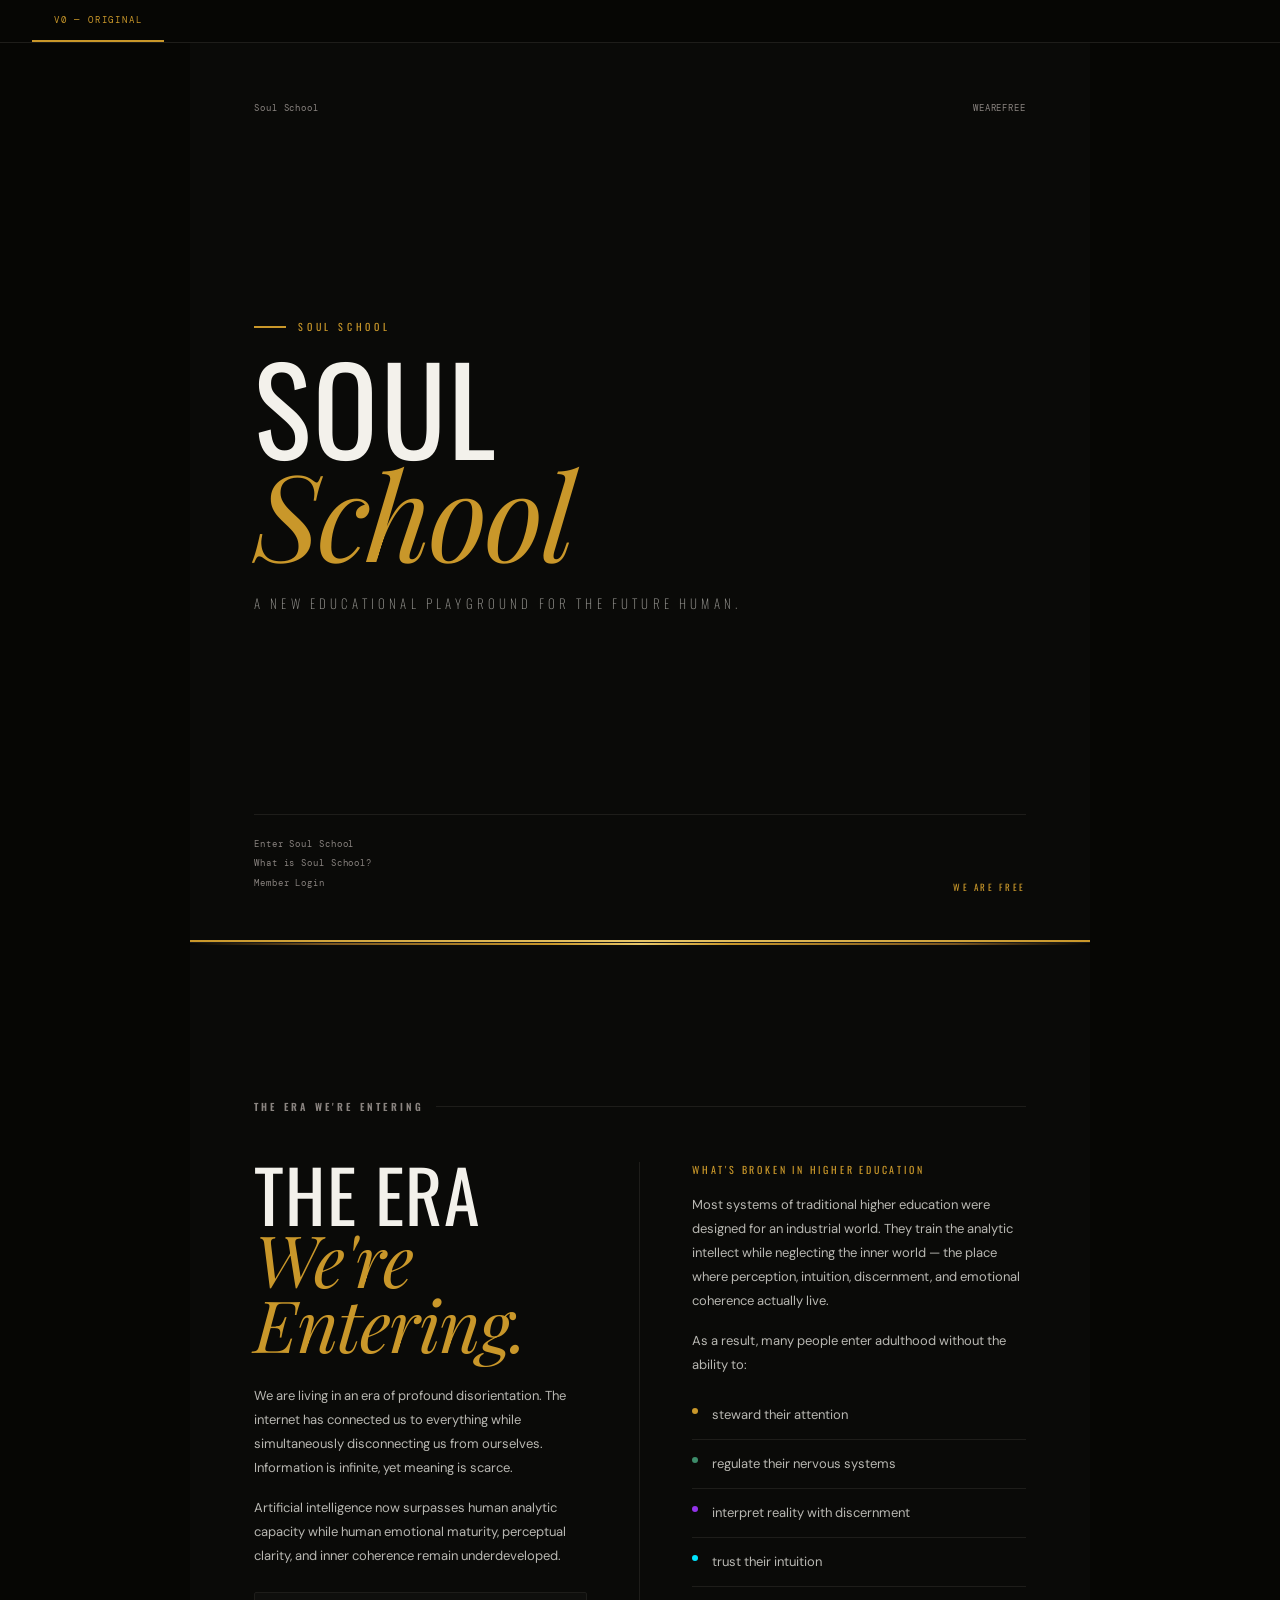
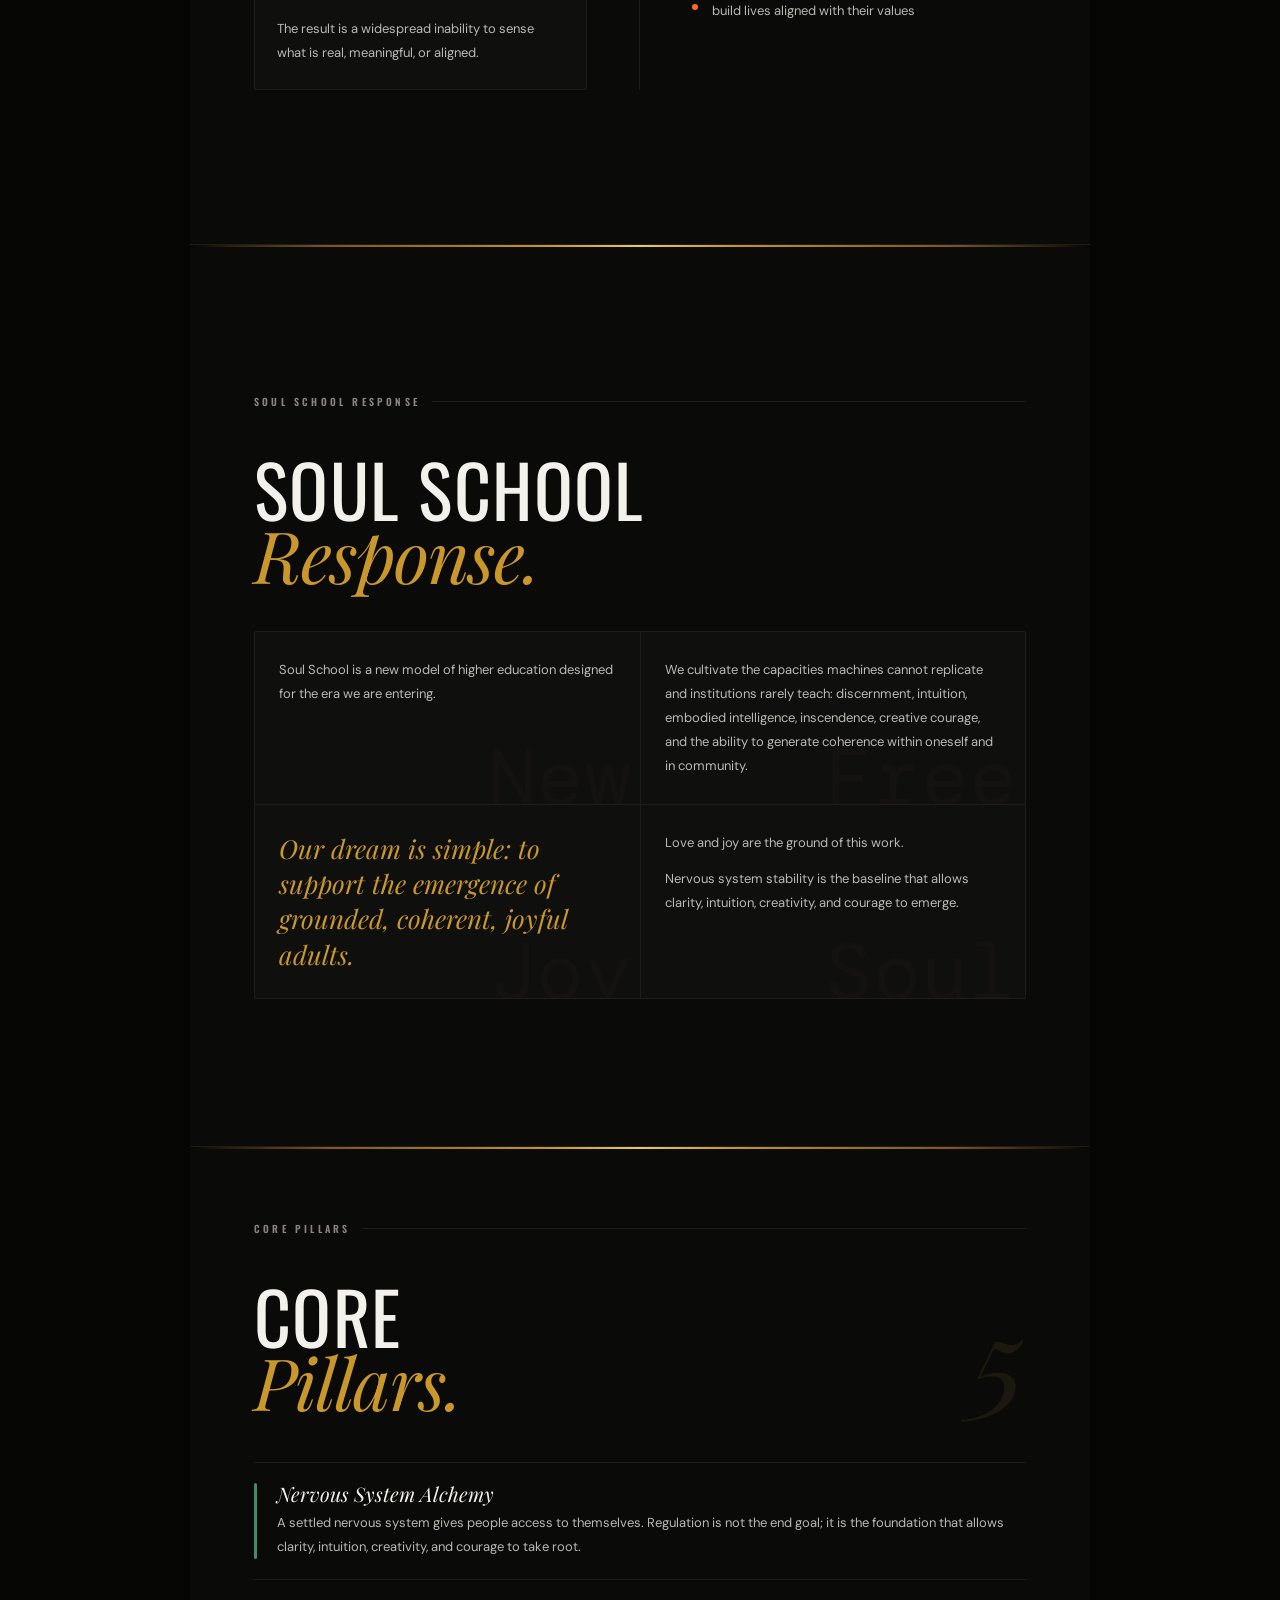
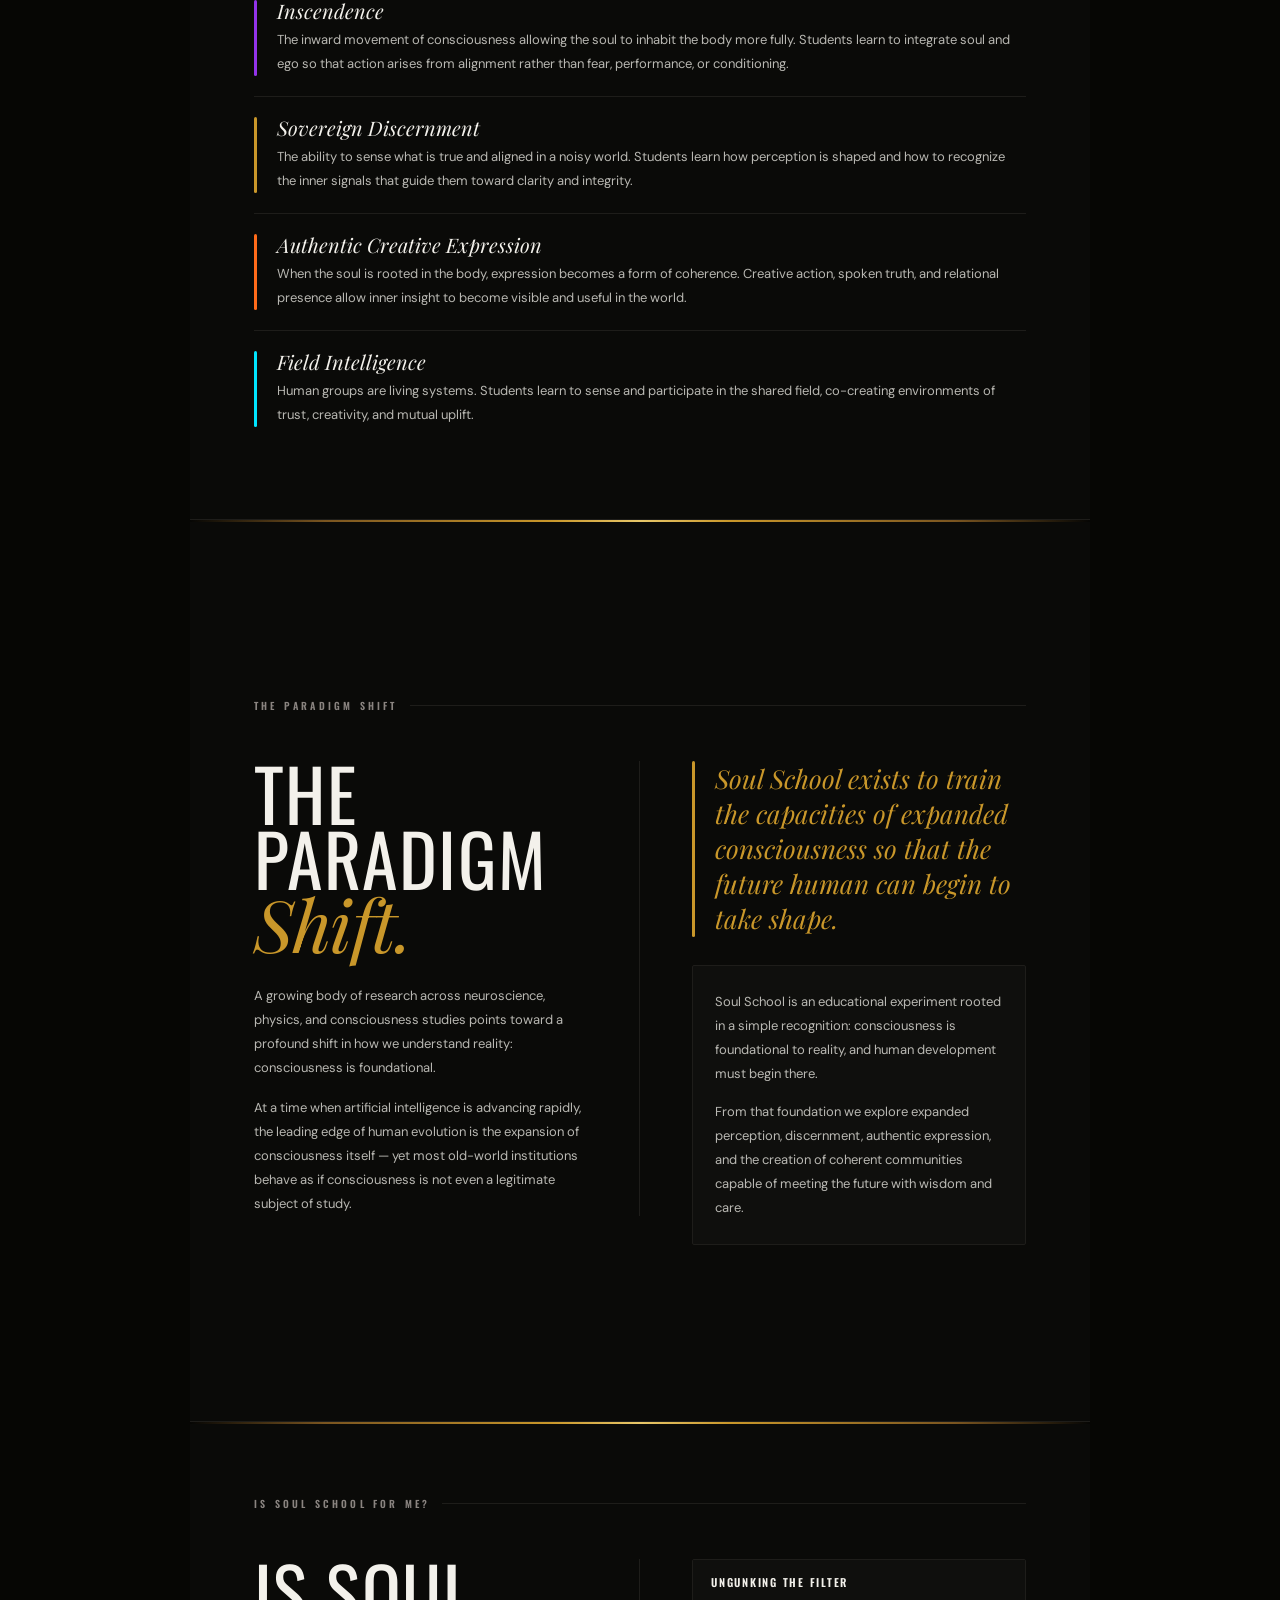
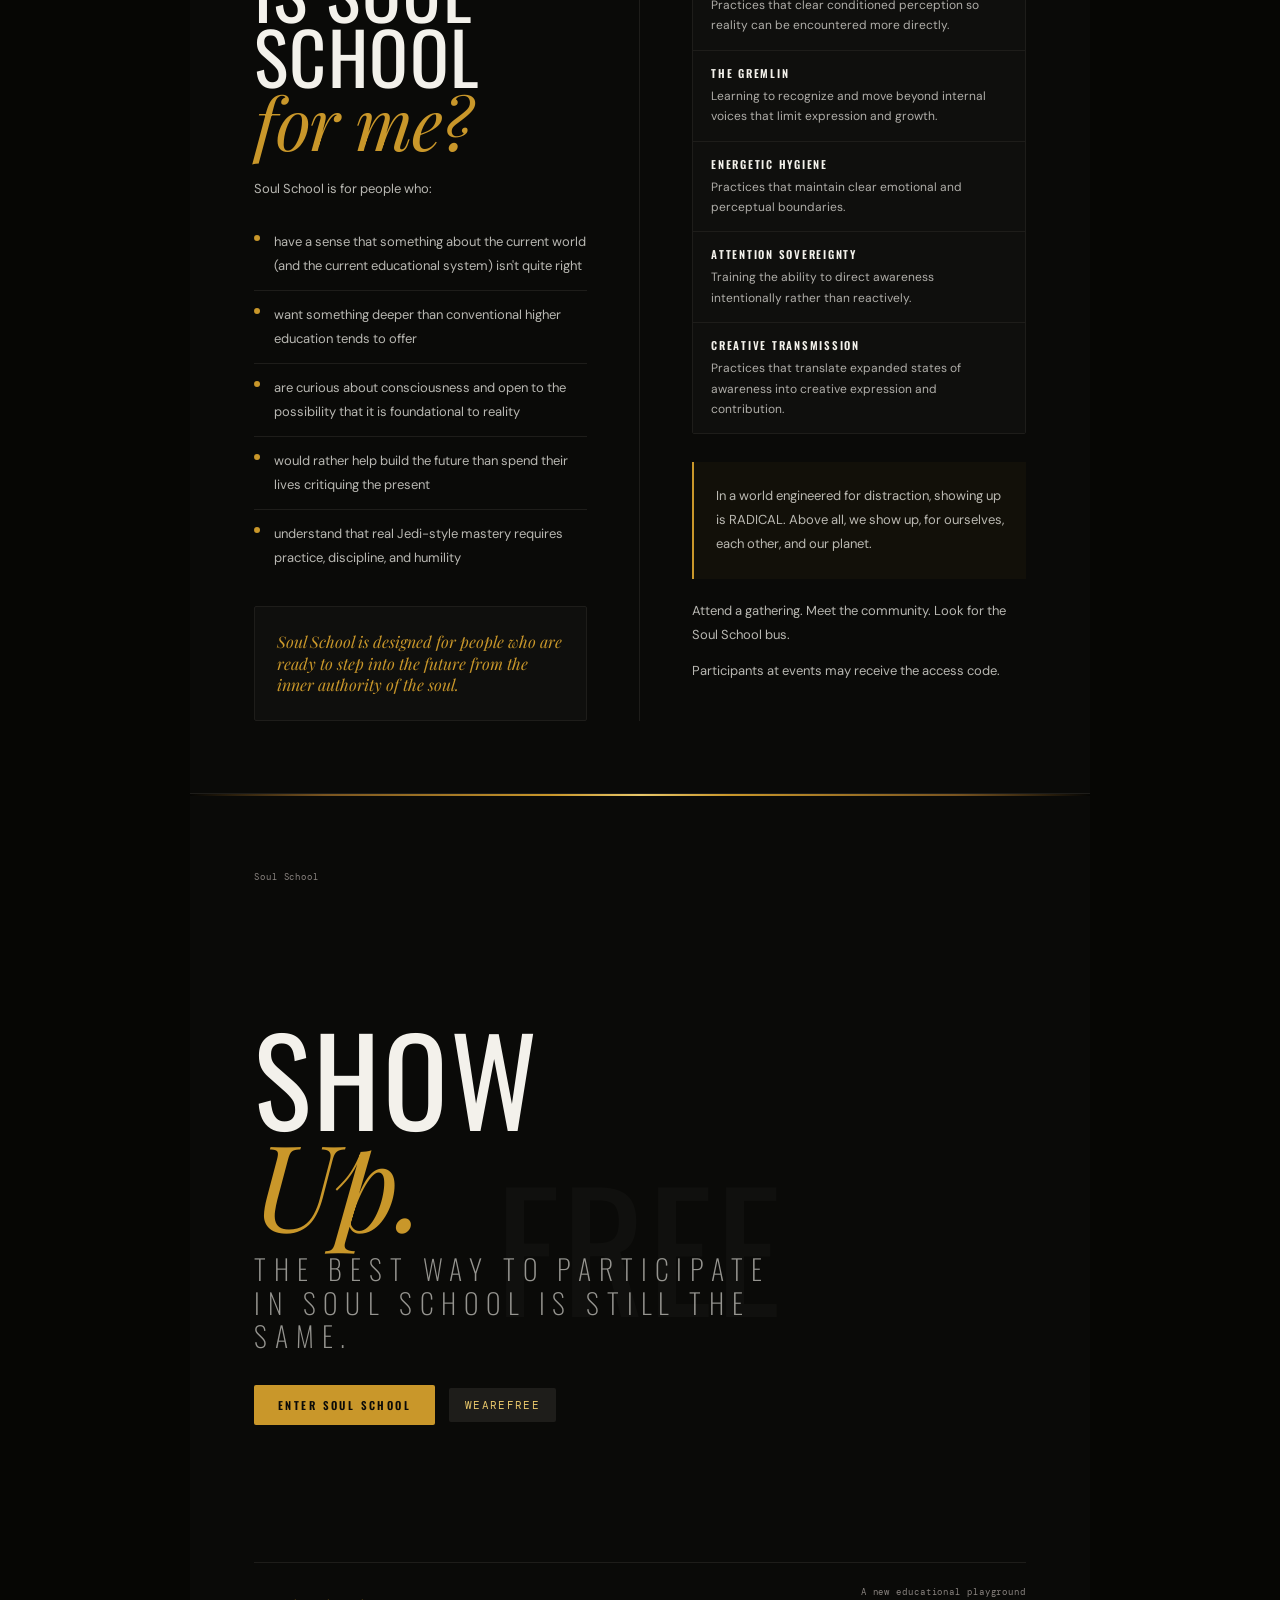
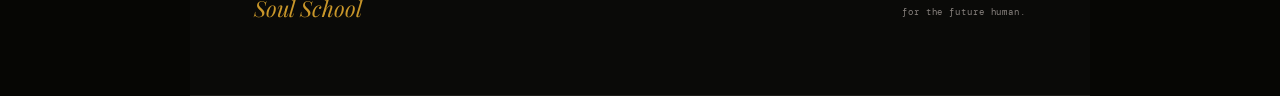
<file: assets/soul_school_font_zine.html>
<!DOCTYPE html>
<html lang="en">
<head>
<meta charset="UTF-8">
<meta name="viewport" content="width=device-width, initial-scale=1.0">
<title>Soul School — Sensual Serif Explorations</title>
<link href="https://fonts.googleapis.com/css2?family=Josefin+Sans:wght@100;300;400;600;700&family=Fraunces:ital,opsz,wght@0,9..144,300;0,9..144,400;0,9..144,700;1,9..144,300;1,9..144,400;1,9..144,700&family=Libre+Baskerville:ital,wght@0,400;0,700;1,400&family=Lora:ital,wght@0,400;0,500;0,600;1,400;1,500;1,600&family=Gilda+Display&family=Oswald:wght@200;300;400;600;700&family=Playfair+Display:ital,wght@0,400;0,700;1,400;1,700&family=DM+Sans:opsz,wght@9..40,300;9..40,400;9..40,500&family=DM+Mono:wght@300;400;500&display=swap" rel="stylesheet">
<style>
*, *::before, *::after { box-sizing: border-box; margin: 0; padding: 0; }

:root {
  --void: #0A0A08;
  --deep: #0F0F0D;
  --ember: #1E1D1A;
  --ash-light: #8A8480;
  --ancient: #7A5520;
  --gold: #C9972A;
  --luminous: #E8C76A;
  --soft: #F3F1EB;
  --green: #3D8C6A;
  --purple: #9333EA;
  --cyan: #00E5FF;
  --orange: #FF6B1A;
}

html { font-size: 16px; }
body { background: #060604; overflow-x: hidden; }

/* ── TABS ── */
.tabs {
  position: sticky; top: 0; z-index: 200;
  display: flex; background: #060604;
  border-bottom: 1px solid var(--ember);
  padding: 0 32px;
}
.tab {
  font-family: 'DM Mono', monospace;
  font-size: 9px; letter-spacing: 0.2em; text-transform: uppercase;
  color: var(--ash-light); padding: 14px 22px; cursor: pointer;
  border-bottom: 2px solid transparent;
  transition: color 0.2s, border-color 0.2s; white-space: nowrap;
}
.tab:hover { color: var(--soft); }
.tab.active { color: var(--gold); border-bottom-color: var(--gold); }

/* ── VERSION PANELS ── */
.version { display: none; }
.version.active { display: block; }

/* ── SHARED LAYOUT ── */
.zine { max-width: 900px; margin: 0 auto; }
.spread {
  min-height: 100vh; display: flex; flex-direction: column;
  justify-content: center; padding: 72px 64px;
  position: relative; overflow: hidden;
  background: var(--void); border-bottom: 1px solid var(--ember);
}
.cover { justify-content: space-between; padding: 56px 64px 48px; min-height: 100vh; }
.two-col { display: grid; grid-template-columns: 1fr 1fr; gap: 0; align-items: start; }
.col-l { padding-right: 52px; border-right: 1px solid rgba(201,151,42,0.14); }
.col-r { padding-left: 52px; }
.card-dark { background: var(--deep); border: 1px solid rgba(201,151,42,0.1); padding: 22px 20px; }
.card-grid { display: grid; grid-template-columns: 1fr 1fr; gap: 1px; background: var(--ember); border: 1px solid rgba(201,151,42,0.1); overflow: hidden; }
.card-cell { background: var(--deep); padding: 26px 24px; position: relative; overflow: hidden; }
.cell-ghost {
  position: absolute; right: 12px; bottom: -8px;
  font-family: 'DM Mono', monospace; font-size: 72px;
  color: rgba(90,86,80,0.05); pointer-events: none; user-select: none; line-height: 1;
}
.pillar-table { border-top: 1px solid rgba(201,151,42,0.1); }
.pillar-row {
  display: grid; grid-template-columns: 2px 1fr; gap: 22px;
  padding: 20px 0; border-bottom: 1px solid rgba(201,151,42,0.08); align-items: start;
}
.pillar-row:last-child { border-bottom: none; }
.pillar-stripe { border-radius: 1px; align-self: stretch; min-height: 14px; }
.list { display: flex; flex-direction: column; }
.list-row {
  display: grid; grid-template-columns: 8px 1fr; gap: 14px;
  padding: 11px 0; border-bottom: 1px solid rgba(90,86,80,0.1); align-items: start;
}
.list-row:last-child { border-bottom: none; }
.list-dot { width: 5px; height: 5px; border-radius: 50%; background: var(--gold); margin-top: 6px; flex-shrink: 0; }
.mono { font-family: 'DM Mono', monospace; font-size: 9px; color: var(--ash-light); letter-spacing: 0.1em; line-height: 2.2; }
.mono-tag { font-family: 'DM Mono', monospace; font-size: 10px; color: var(--luminous); letter-spacing: 0.14em; background: var(--ember); padding: 10px 16px; display: inline-block; }
.cover-top { display: flex; justify-content: space-between; }
.cover-bottom { display: flex; justify-content: space-between; align-items: flex-end; border-top: 1px solid rgba(201,151,42,0.12); padding-top: 20px; }
.close-bg {
  position: absolute; left: 50%; top: 50%; transform: translate(-50%, -50%);
  font-family: 'Josefin Sans', sans-serif; font-weight: 600; text-transform: uppercase;
  font-size: clamp(80px,15vw,160px); color: var(--soft); opacity: 0.022;
  user-select: none; pointer-events: none; white-space: nowrap; line-height: 1;
  letter-spacing: 0.08em;
}
.practices { border: 1px solid rgba(201,151,42,0.1); overflow: hidden; }
.practice-row { padding: 14px 18px; background: var(--deep); border-bottom: 1px solid rgba(201,151,42,0.08); }
.practice-row:last-child { border-bottom: none; }

/* Bauhaus bold+thin rule — same across all */
.gold-rule { max-width: 900px; margin: 0 auto; padding: 4px 0; background: var(--void); }
.gold-rule .lt { height: 2px; background: linear-gradient(90deg, transparent, var(--ancient) 20%, var(--gold) 45%, var(--luminous) 50%, var(--gold) 55%, var(--ancient) 80%, transparent); margin-bottom: 2px; }
.gold-rule .ln { height: 1px; background: linear-gradient(90deg, transparent, rgba(201,151,42,0.28) 30%, rgba(201,151,42,0.28) 70%, transparent); }

/* Bauhaus corners with gold dots — same across all */
.corner { position: absolute; width: 20px; height: 20px; }
.corner-tl { top: 24px; left: 24px; border-top: 2px solid var(--gold); border-left: 2px solid var(--gold); }
.corner-tr { top: 24px; right: 24px; border-top: 2px solid var(--gold); border-right: 2px solid var(--gold); }
.corner-bl { bottom: 24px; left: 24px; border-bottom: 2px solid var(--gold); border-left: 2px solid var(--gold); }
.corner-br { bottom: 24px; right: 24px; border-bottom: 2px solid var(--gold); border-right: 2px solid var(--gold); }
.corner::after { content: ''; position: absolute; width: 4px; height: 4px; border-radius: 50%; background: var(--gold); }
.corner-tl::after { top: -3px; left: -3px; }
.corner-tr::after { top: -3px; right: -3px; }
.corner-bl::after { bottom: -3px; left: -3px; }
.corner-br::after { bottom: -3px; right: -3px; }

/* ── JOSEFIN SANS structural type — same across all ── */
.j-display {
  font-family: 'Josefin Sans', sans-serif;
  font-size: clamp(64px, 11.5vw, 108px); font-weight: 600;
  letter-spacing: 0.08em; text-transform: uppercase;
  color: var(--soft); line-height: 0.88; display: block;
}
.j-display-md {
  font-family: 'Josefin Sans', sans-serif;
  font-size: clamp(36px, 6vw, 64px); font-weight: 600;
  letter-spacing: 0.08em; text-transform: uppercase;
  color: var(--soft); line-height: 0.9; display: block;
}
.j-section {
  font-family: 'Josefin Sans', sans-serif;
  font-size: 9px; font-weight: 300; letter-spacing: 0.42em;
  text-transform: uppercase; color: var(--ash-light);
  display: flex; align-items: center; gap: 16px; margin-bottom: 48px;
}
.j-section::before { content: ''; flex: none; width: 3px; height: 3px; background: var(--gold); border-radius: 50%; }
.j-section::after { content: ''; flex: 1; height: 1px; background: linear-gradient(90deg, rgba(201,151,42,0.3), transparent); }
.j-subhead { font-family: 'Josefin Sans', sans-serif; font-size: 9px; font-weight: 300; letter-spacing: 0.38em; text-transform: uppercase; color: var(--gold); margin-bottom: 16px; }
.j-practice { font-family: 'Josefin Sans', sans-serif; font-size: 10px; font-weight: 600; letter-spacing: 0.24em; text-transform: uppercase; color: var(--soft); margin-bottom: 4px; }
.j-cta { font-family: 'Josefin Sans', sans-serif; font-size: 10px; font-weight: 600; letter-spacing: 0.28em; text-transform: uppercase; color: var(--void); background: var(--gold); padding: 14px 28px; display: inline-block; }
.j-weare { font-family: 'Josefin Sans', sans-serif; font-size: 9px; font-weight: 300; letter-spacing: 0.42em; text-transform: uppercase; color: var(--gold); }
.j-tagline { font-family: 'Josefin Sans', sans-serif; font-size: 11px; font-weight: 300; letter-spacing: 0.32em; text-transform: uppercase; color: rgba(243,241,235,0.6); margin-top: 28px; }


/* ════════════════════════════════════════════
   S1 — FRAUNCES
   Optical variable serif. Goes liquid at display
   sizes. The italic feels like it's breathing.
   Most sensual of all variable fonts.
════════════════════════════════════════════ */
.s1 .s-gold    { font-family:'Fraunces',serif; font-size:clamp(68px,12.5vw,116px); font-style:italic; font-weight:300; color:var(--gold); line-height:0.88; letter-spacing:-0.015em; display:block; }
.s1 .s-gold-md { font-family:'Fraunces',serif; font-size:clamp(38px,6.5vw,68px); font-style:italic; font-weight:300; color:var(--gold); line-height:0.9; display:block; }
.s1 .s-body    { font-family:'Fraunces',serif; font-size:15px; font-weight:300; line-height:1.88; color:rgba(243,241,235,0.78); }
.s1 .s-pull    { font-family:'Fraunces',serif; font-style:italic; font-size:clamp(18px,2.8vw,28px); font-weight:300; color:var(--gold); line-height:1.38; }
.s1 .s-pillar  { font-family:'Fraunces',serif; font-size:22px; font-style:italic; font-weight:300; color:var(--soft); line-height:1.1; margin-bottom:5px; }
.s1 .s-pbody   { font-family:'Fraunces',serif; font-size:13px; font-weight:300; line-height:1.78; color:rgba(243,241,235,0.62); }
.s1 .s-mark    { font-family:'Fraunces',serif; font-style:italic; font-size:24px; font-weight:300; color:var(--gold); }
.s1 .s-ghost5  { font-family:'Fraunces',serif; font-style:italic; font-size:110px; font-weight:300; color:var(--luminous); opacity:0.07; line-height:1; }
.s1 .s-closesub { font-family:'Fraunces',serif; font-style:italic; font-size:15px; font-weight:300; color:var(--ash-light); margin-top:20px; letter-spacing:0.02em; }

/* ════════════════════════════════════════════
   S2 — LIBRE BASKERVILLE
   Full-bodied curves, generous ink weight.
   The italic is warm and physically present —
   feels like it was letterpress-printed.
════════════════════════════════════════════ */
.s2 .s-gold    { font-family:'Libre Baskerville',serif; font-size:clamp(58px,10.5vw,98px); font-style:italic; font-weight:400; color:var(--gold); line-height:0.92; letter-spacing:-0.01em; display:block; }
.s2 .s-gold-md { font-family:'Libre Baskerville',serif; font-size:clamp(32px,5.5vw,58px); font-style:italic; font-weight:400; color:var(--gold); line-height:0.94; display:block; }
.s2 .s-body    { font-family:'Libre Baskerville',serif; font-size:14px; font-weight:400; line-height:1.88; color:rgba(243,241,235,0.78); }
.s2 .s-pull    { font-family:'Libre Baskerville',serif; font-style:italic; font-size:clamp(16px,2.4vw,24px); font-weight:400; color:var(--gold); line-height:1.45; }
.s2 .s-pillar  { font-family:'Libre Baskerville',serif; font-size:20px; font-style:italic; font-weight:400; color:var(--soft); line-height:1.2; margin-bottom:5px; }
.s2 .s-pbody   { font-family:'Libre Baskerville',serif; font-size:13px; font-weight:400; line-height:1.78; color:rgba(243,241,235,0.62); }
.s2 .s-mark    { font-family:'Libre Baskerville',serif; font-style:italic; font-size:22px; font-weight:400; color:var(--gold); }
.s2 .s-ghost5  { font-family:'Libre Baskerville',serif; font-style:italic; font-size:110px; font-weight:400; color:var(--luminous); opacity:0.07; line-height:1; }
.s2 .s-closesub { font-family:'Libre Baskerville',serif; font-style:italic; font-size:14px; font-weight:400; color:var(--ash-light); margin-top:20px; }

/* ════════════════════════════════════════════
   S3 — LORA
   Designed for flowing on-screen reading.
   Calligraphic roots in every curve —
   the italic feels handwritten but refined.
════════════════════════════════════════════ */
.s3 .s-gold    { font-family:'Lora',serif; font-size:clamp(62px,11vw,102px); font-style:italic; font-weight:400; color:var(--gold); line-height:0.92; letter-spacing:-0.01em; display:block; }
.s3 .s-gold-md { font-family:'Lora',serif; font-size:clamp(36px,6vw,64px); font-style:italic; font-weight:400; color:var(--gold); line-height:0.94; display:block; }
.s3 .s-body    { font-family:'Lora',serif; font-size:15px; font-weight:400; line-height:1.88; color:rgba(243,241,235,0.78); }
.s3 .s-pull    { font-family:'Lora',serif; font-style:italic; font-size:clamp(17px,2.6vw,26px); font-weight:400; color:var(--gold); line-height:1.42; }
.s3 .s-pillar  { font-family:'Lora',serif; font-size:21px; font-style:italic; font-weight:400; color:var(--soft); line-height:1.15; margin-bottom:5px; }
.s3 .s-pbody   { font-family:'Lora',serif; font-size:13px; font-weight:400; line-height:1.78; color:rgba(243,241,235,0.62); }
.s3 .s-mark    { font-family:'Lora',serif; font-style:italic; font-size:23px; font-weight:400; color:var(--gold); }
.s3 .s-ghost5  { font-family:'Lora',serif; font-style:italic; font-size:110px; font-weight:400; color:var(--luminous); opacity:0.07; line-height:1; }
.s3 .s-closesub { font-family:'Lora',serif; font-style:italic; font-size:15px; font-weight:400; color:var(--ash-light); margin-top:20px; }

/* ════════════════════════════════════════════
   S4 — GILDA DISPLAY
   Art Nouveau-adjacent. Voluminous, uncommon.
   The curves are almost architectural —
   sensual in a way that feels structural.
════════════════════════════════════════════ */
.s4 .s-gold    { font-family:'Gilda Display',serif; font-size:clamp(66px,12vw,110px); font-style:normal; font-weight:400; color:var(--gold); line-height:0.9; letter-spacing:-0.01em; display:block; }
.s4 .s-gold-md { font-family:'Gilda Display',serif; font-size:clamp(40px,7vw,72px); font-style:normal; font-weight:400; color:var(--gold); line-height:0.92; display:block; }
.s4 .s-body    { font-family:'Gilda Display',serif; font-size:16px; font-weight:400; line-height:1.85; color:rgba(243,241,235,0.78); }
.s4 .s-pull    { font-family:'Gilda Display',serif; font-size:clamp(18px,2.8vw,28px); font-weight:400; color:var(--gold); line-height:1.38; }
.s4 .s-pillar  { font-family:'Gilda Display',serif; font-size:23px; font-weight:400; color:var(--soft); line-height:1.1; margin-bottom:5px; }
.s4 .s-pbody   { font-family:'Gilda Display',serif; font-size:14px; font-weight:400; line-height:1.75; color:rgba(243,241,235,0.62); }
.s4 .s-mark    { font-family:'Gilda Display',serif; font-size:26px; font-weight:400; color:var(--gold); }
.s4 .s-ghost5  { font-family:'Gilda Display',serif; font-size:110px; font-weight:400; color:var(--luminous); opacity:0.07; line-height:1; }
.s4 .s-closesub { font-family:'Gilda Display',serif; font-size:16px; font-weight:400; color:var(--ash-light); margin-top:20px; letter-spacing:0.02em; }

/* ════════════════════════════════════════════
   V1 — FLIPPED
   Gold italic = structural nouns (Soul, Core, Show)
   White Oswald = the descriptor words (School, Pillars., Up.)
════════════════════════════════════════════ */
.v1 .stencil-xl  { font-family:'Playfair Display',serif; font-size:clamp(72px,13vw,120px); font-style:italic; font-weight:400; color:var(--gold); line-height:0.88; letter-spacing:-0.02em; display:block; }
.v1 .italic-xl   { font-family:'Oswald',sans-serif; font-size:clamp(72px,13vw,120px); font-weight:400; letter-spacing:0.02em; text-transform:uppercase; color:var(--soft); line-height:0.88; display:block; }
.v1 .stencil-lg  { font-family:'Playfair Display',serif; font-size:clamp(40px,7vw,72px); font-style:italic; font-weight:400; color:var(--gold); line-height:0.9; letter-spacing:-0.02em; display:block; }
.v1 .italic-lg   { font-family:'Oswald',sans-serif; font-size:clamp(40px,7vw,72px); font-weight:400; letter-spacing:0.02em; text-transform:uppercase; color:var(--soft); line-height:0.9; display:block; }
.v1 .section-title { font-family:'Oswald',sans-serif; font-size:10px; font-weight:600; letter-spacing:0.32em; text-transform:uppercase; color:#8A8480; display:flex; align-items:center; gap:12px; margin-bottom:48px; }
.v1 .section-title::after { content:''; flex:1; height:1px; background:var(--ember); }
.v1 .body { font-family:'DM Sans',sans-serif; font-size:13px; font-weight:400; line-height:1.85; color:rgba(243,241,235,0.75); }
.v1 .italic-pull { font-family:'Playfair Display',serif; font-style:italic; font-size:clamp(18px,2.8vw,26px); font-weight:400; color:var(--gold); line-height:1.35; }
.v1 .v1-mono { font-family:'DM Mono',monospace; font-size:9px; color:#8A8480; letter-spacing:0.1em; line-height:2.2; }
.v1 .v1-mono-tag { font-family:'DM Mono',monospace; font-size:11px; color:var(--luminous); letter-spacing:0.12em; background:var(--ember); padding:10px 16px; border-radius:2px; display:inline-block; }
.v1 .v1-cta { font-family:'Oswald',sans-serif; font-size:11px; font-weight:600; letter-spacing:0.22em; text-transform:uppercase; color:var(--void); background:var(--gold); padding:12px 24px; border-radius:2px; display:inline-block; }
.v1 .pillar-name { font-family:'Playfair Display',serif; font-size:20px; font-style:italic; font-weight:400; color:var(--soft); line-height:1.1; margin-bottom:6px; }
.v1 .practice-name { font-family:'Oswald',sans-serif; font-size:11px; font-weight:600; letter-spacing:0.16em; text-transform:uppercase; color:var(--soft); margin-bottom:5px; }
.v1 .practice-desc { font-family:'DM Sans',sans-serif; font-size:12px; font-weight:400; line-height:1.7; color:rgba(243,241,235,0.7); }
.v1 .col-left { padding-right:52px; border-right:1px solid var(--ember); }
.v1 .col-right { padding-left:52px; }
.v1 .card-dark { background:var(--deep); border:1px solid var(--ember); border-radius:2px; padding:24px 22px; }
.v1 .card-grid { display:grid; grid-template-columns:1fr 1fr; gap:1px; background:var(--ember); border:1px solid var(--ember); border-radius:2px; overflow:hidden; }
.v1 .card-cell { background:var(--deep); padding:26px 24px; position:relative; overflow:hidden; }
.v1 .cell-ghost { position:absolute; right:8px; bottom:-14px; font-family:'DM Mono',monospace; font-size:80px; color:rgba(90,86,80,0.05); pointer-events:none; user-select:none; line-height:1; }
.v1 .pillar-table { border-top:1px solid var(--ember); }
.v1 .pillar-row { display:grid; grid-template-columns:3px 1fr; gap:20px; padding:20px 0; border-bottom:1px solid var(--ember); align-items:start; }
.v1 .pillar-row:last-child { border-bottom:none; }
.v1 .pillar-stripe { border-radius:2px; align-self:stretch; min-height:16px; }
.v1 .v1-list { display:flex; flex-direction:column; }
.v1 .list-row { display:grid; grid-template-columns:6px 1fr; gap:14px; padding:12px 0; border-bottom:1px solid var(--ember); align-items:start; }
.v1 .list-row:last-child { border-bottom:none; }
.v1 .list-dot { width:6px; height:6px; border-radius:50%; background:var(--gold); margin-top:5px; flex-shrink:0; }
.v1 .practices { border:1px solid var(--ember); border-radius:2px; overflow:hidden; }
.v1 .practice-row { padding:14px 18px; border-bottom:1px solid var(--ember); background:var(--deep); }
.v1 .practice-row:last-child { border-bottom:none; }
.v1 .v1-gold-rule { height:2px; background:linear-gradient(90deg,transparent,var(--ancient) 15%,var(--gold) 40%,var(--luminous) 50%,var(--gold) 60%,var(--ancient) 85%,transparent); max-width:900px; margin:0 auto; }
.v1 .close-bg-v1 { position:absolute; left:50%; top:50%; transform:translate(-50%,-50%); font-family:'Playfair Display',serif; font-style:italic; font-weight:400; font-size:clamp(80px,15vw,160px); color:var(--gold); opacity:0.06; user-select:none; pointer-events:none; white-space:nowrap; line-height:1; letter-spacing:-0.02em; }

/* ════════════════════════════════════════════
   V0 — ORIGINAL (Oswald × Playfair Display)
   White stencil at 400 weight — thinner, cooler
════════════════════════════════════════════ */
.v0 .stencil-xl {
  font-family: 'Oswald', sans-serif;
  font-size: clamp(72px, 13vw, 120px); font-weight: 400;
  letter-spacing: 0.02em; text-transform: uppercase;
  color: var(--soft); line-height: 0.88; display: block;
}
.v0 .italic-xl {
  font-family: 'Playfair Display', serif;
  font-size: clamp(72px, 13vw, 120px); font-style: italic; font-weight: 400;
  color: var(--gold); line-height: 0.88; letter-spacing: -0.02em; display: block;
}
.v0 .stencil-lg {
  font-family: 'Oswald', sans-serif;
  font-size: clamp(40px, 7vw, 72px); font-weight: 400;
  letter-spacing: 0.02em; text-transform: uppercase;
  color: var(--soft); line-height: 0.9; display: block;
}
.v0 .italic-lg {
  font-family: 'Playfair Display', serif;
  font-size: clamp(40px, 7vw, 72px); font-style: italic; font-weight: 400;
  color: var(--gold); line-height: 0.9; letter-spacing: -0.02em; display: block;
}
.v0 .section-title {
  font-family: 'Oswald', sans-serif; font-size: 10px; font-weight: 600;
  letter-spacing: 0.32em; text-transform: uppercase; color: #8A8480;
  display: flex; align-items: center; gap: 12px; margin-bottom: 48px;
}
.v0 .section-title::after { content: ''; flex: 1; height: 1px; background: var(--ember); }
.v0 .body {
  font-family: 'DM Sans', sans-serif; font-size: 13px; font-weight: 400;
  line-height: 1.85; color: rgba(243,241,235,0.75);
}
.v0 .italic-pull {
  font-family: 'Playfair Display', serif; font-style: italic;
  font-size: clamp(18px, 2.8vw, 26px); font-weight: 400;
  color: var(--gold); line-height: 1.35;
}
.v0 .v0-mono {
  font-family: 'DM Mono', monospace; font-size: 9px;
  color: #8A8480; letter-spacing: 0.1em; line-height: 2.2;
}
.v0 .v0-mono-tag {
  font-family: 'DM Mono', monospace; font-size: 11px;
  color: var(--luminous); letter-spacing: 0.12em;
  background: var(--ember); padding: 10px 16px; border-radius: 2px; display: inline-block;
}
.v0 .v0-cta {
  font-family: 'Oswald', sans-serif; font-size: 11px; font-weight: 600;
  letter-spacing: 0.22em; text-transform: uppercase;
  color: var(--void); background: var(--gold); padding: 12px 24px;
  border-radius: 2px; display: inline-block;
}
.v0 .pillar-name {
  font-family: 'Playfair Display', serif; font-size: 20px; font-style: italic;
  font-weight: 400; color: var(--soft); line-height: 1.1; margin-bottom: 6px;
}
.v0 .practice-name {
  font-family: 'Oswald', sans-serif; font-size: 11px; font-weight: 600;
  letter-spacing: 0.16em; text-transform: uppercase; color: var(--soft); margin-bottom: 5px;
}
.v0 .practice-desc {
  font-family: 'DM Sans', sans-serif; font-size: 12px; font-weight: 400;
  line-height: 1.7; color: rgba(243,241,235,0.7);
}
.v0 .col-left { padding-right: 52px; border-right: 1px solid var(--ember); }
.v0 .col-right { padding-left: 52px; }
.v0 .card-dark { background: var(--deep); border: 1px solid var(--ember); border-radius: 2px; padding: 24px 22px; }
.v0 .card-grid { display: grid; grid-template-columns: 1fr 1fr; gap: 1px; background: var(--ember); border: 1px solid var(--ember); border-radius: 2px; overflow: hidden; }
.v0 .card-cell { background: var(--deep); padding: 26px 24px; position: relative; overflow: hidden; }
.v0 .cell-ghost { position: absolute; right: 8px; bottom: -14px; font-family: 'DM Mono', monospace; font-size: 80px; color: rgba(90,86,80,0.05); pointer-events: none; user-select: none; line-height: 1; }
.v0 .pillar-table { border-top: 1px solid var(--ember); }
.v0 .pillar-row { display: grid; grid-template-columns: 3px 1fr; gap: 20px; padding: 20px 0; border-bottom: 1px solid var(--ember); align-items: start; }
.v0 .pillar-row:last-child { border-bottom: none; }
.v0 .pillar-stripe { border-radius: 2px; align-self: stretch; min-height: 16px; }
.v0 .v0-list { display: flex; flex-direction: column; }
.v0 .list-row { display: grid; grid-template-columns: 6px 1fr; gap: 14px; padding: 12px 0; border-bottom: 1px solid var(--ember); align-items: start; }
.v0 .list-row:last-child { border-bottom: none; }
.v0 .list-dot { width: 6px; height: 6px; border-radius: 50%; background: var(--gold); margin-top: 5px; flex-shrink: 0; }
.v0 .practices { border: 1px solid var(--ember); border-radius: 2px; overflow: hidden; }
.v0 .practice-row { padding: 14px 18px; border-bottom: 1px solid var(--ember); background: var(--deep); }
.v0 .practice-row:last-child { border-bottom: none; }
.v0 .v0-gold-rule { height: 2px; background: linear-gradient(90deg, transparent, var(--ancient) 15%, var(--gold) 40%, var(--luminous) 50%, var(--gold) 60%, var(--ancient) 85%, transparent); max-width: 900px; margin: 0 auto; }
.v0 .close-bg-v0 { position: absolute; left: 50%; top: 50%; transform: translate(-50%,-50%); font-family: 'Oswald', sans-serif; font-weight: 400; text-transform: uppercase; font-size: clamp(80px,15vw,160px); color: var(--soft); opacity: 0.022; user-select: none; pointer-events: none; white-space: nowrap; line-height: 1; letter-spacing: 0.02em; }

</style>
</head>
<body>

<div class="tabs">
  <div class="tab active" onclick="show('v0',this)">V0 — Original</div>
</div>

<div class="version v0 active" id="v-v0"><div class="zine">

<div class="spread" style="justify-content:space-between; padding:56px 64px 48px; min-height:100vh;">
  <div style="display:flex; justify-content:space-between;"><div class="v0-mono">Soul School</div><div class="v0-mono" style="text-align:right;">WEAREFREE</div></div>
  <div>
    <div style="margin-bottom:20px; display:flex; align-items:center; gap:12px;"><div style="width:32px;height:2px;background:var(--gold);"></div><span style="font-family:'Oswald',sans-serif;font-size:10px;font-weight:400;letter-spacing:0.38em;text-transform:uppercase;color:var(--gold);">Soul School</span></div>
    <span class="stencil-xl">Soul</span>
    <span class="italic-xl">School</span>
    <div style="font-family:'Oswald',sans-serif;font-size:13px;font-weight:200;letter-spacing:0.32em;text-transform:uppercase;color:rgba(243,241,235,0.6);margin-top:28px;">A new educational playground for the future human.</div>
  </div>
  <div style="display:flex;justify-content:space-between;align-items:flex-end;border-top:1px solid var(--ember);padding-top:20px;">
    <div class="v0-mono">Enter Soul School<br>What is Soul School?<br>Member Login</div>
    <div style="font-family:'Oswald',sans-serif;font-size:9px;font-weight:400;letter-spacing:0.28em;text-transform:uppercase;color:var(--gold);">WE ARE FREE</div>
  </div>
  <div style="height:2px;background:linear-gradient(90deg,var(--gold),var(--luminous),var(--gold));position:absolute;left:0;right:0;bottom:0;"></div>
</div>
<div class="v0-gold-rule"></div>

<div class="spread">
  <div class="section-title">The Era We're Entering</div>
  <div class="two-col">
    <div class="col-left">
      <span class="stencil-lg">The Era</span>
      <span class="italic-lg">We're Entering.</span>
      <div class="body" style="margin-top:28px;">We are living in an era of profound disorientation. The internet has connected us to everything while simultaneously disconnecting us from ourselves. Information is infinite, yet meaning is scarce.</div>
      <div class="body" style="margin-top:16px;">Artificial intelligence now surpasses human analytic capacity while human emotional maturity, perceptual clarity, and inner coherence remain underdeveloped.</div>
      <div class="card-dark" style="margin-top:24px;"><div class="body">The result is a widespread inability to sense what is real, meaningful, or aligned.</div></div>
    </div>
    <div class="col-right">
      <div style="font-family:'Oswald',sans-serif;font-size:10px;font-weight:400;letter-spacing:0.28em;text-transform:uppercase;color:var(--gold);margin-bottom:16px;">What's Broken in Higher Education</div>
      <div class="body">Most systems of traditional higher education were designed for an industrial world. They train the analytic intellect while neglecting the inner world — the place where perception, intuition, discernment, and emotional coherence actually live.</div>
      <div class="body" style="margin-top:16px;margin-bottom:14px;">As a result, many people enter adulthood without the ability to:</div>
      <div class="v0-list">
        <div class="list-row"><div class="list-dot"></div><div class="body" style="margin:0;">steward their attention</div></div>
        <div class="list-row"><div class="list-dot" style="background:var(--green);"></div><div class="body" style="margin:0;">regulate their nervous systems</div></div>
        <div class="list-row"><div class="list-dot" style="background:var(--purple);"></div><div class="body" style="margin:0;">interpret reality with discernment</div></div>
        <div class="list-row"><div class="list-dot" style="background:var(--cyan);"></div><div class="body" style="margin:0;">trust their intuition</div></div>
        <div class="list-row"><div class="list-dot" style="background:var(--orange);"></div><div class="body" style="margin:0;">build lives aligned with their values</div></div>
      </div>
    </div>
  </div>
</div>
<div class="v0-gold-rule"></div>

<div class="spread">
  <div class="section-title">Soul School Response</div>
  <div style="margin-bottom:44px;"><span class="stencil-lg">Soul School</span><span class="italic-lg">Response.</span></div>
  <div class="card-grid">
    <div class="card-cell"><div class="body">Soul School is a new model of higher education designed for the era we are entering.</div><div class="cell-ghost">New</div></div>
    <div class="card-cell"><div class="body">We cultivate the capacities machines cannot replicate and institutions rarely teach: discernment, intuition, embodied intelligence, inscendence, creative courage, and the ability to generate coherence within oneself and in community.</div><div class="cell-ghost">Free</div></div>
    <div class="card-cell"><div class="italic-pull">Our dream is simple: to support the emergence of grounded, coherent, joyful adults.</div><div class="cell-ghost">Joy</div></div>
    <div class="card-cell"><div class="body">Love and joy are the ground of this work.</div><div class="body" style="margin-top:12px;">Nervous system stability is the baseline that allows clarity, intuition, creativity, and courage to emerge.</div><div class="cell-ghost">Soul</div></div>
  </div>
</div>
<div class="v0-gold-rule"></div>

<div class="spread">
  <div class="section-title">Core Pillars</div>
  <div style="display:grid;grid-template-columns:1fr auto;align-items:end;margin-bottom:48px;">
    <div><span class="stencil-lg">Core</span><span class="italic-lg">Pillars.</span></div>
    <div style="font-family:'Playfair Display',serif;font-style:italic;font-size:120px;font-weight:400;color:var(--luminous);opacity:0.07;line-height:1;">5</div>
  </div>
  <div class="pillar-table">
    <div class="pillar-row"><div class="pillar-stripe" style="background:var(--green);"></div><div><div class="pillar-name">Nervous System Alchemy</div><div class="body">A settled nervous system gives people access to themselves. Regulation is not the end goal; it is the foundation that allows clarity, intuition, creativity, and courage to take root.</div></div></div>
    <div class="pillar-row"><div class="pillar-stripe" style="background:var(--purple);"></div><div><div class="pillar-name">Inscendence</div><div class="body">The inward movement of consciousness allowing the soul to inhabit the body more fully. Students learn to integrate soul and ego so that action arises from alignment rather than fear, performance, or conditioning.</div></div></div>
    <div class="pillar-row"><div class="pillar-stripe" style="background:var(--gold);"></div><div><div class="pillar-name">Sovereign Discernment</div><div class="body">The ability to sense what is true and aligned in a noisy world. Students learn how perception is shaped and how to recognize the inner signals that guide them toward clarity and integrity.</div></div></div>
    <div class="pillar-row"><div class="pillar-stripe" style="background:var(--orange);"></div><div><div class="pillar-name">Authentic Creative Expression</div><div class="body">When the soul is rooted in the body, expression becomes a form of coherence. Creative action, spoken truth, and relational presence allow inner insight to become visible and useful in the world.</div></div></div>
    <div class="pillar-row"><div class="pillar-stripe" style="background:var(--cyan);"></div><div><div class="pillar-name">Field Intelligence</div><div class="body">Human groups are living systems. Students learn to sense and participate in the shared field, co-creating environments of trust, creativity, and mutual uplift.</div></div></div>
  </div>
</div>
<div class="v0-gold-rule"></div>

<div class="spread">
  <div class="section-title">The Paradigm Shift</div>
  <div class="two-col">
    <div class="col-left">
      <span class="stencil-lg">The Paradigm</span>
      <span class="italic-lg">Shift.</span>
      <div class="body" style="margin-top:28px;">A growing body of research across neuroscience, physics, and consciousness studies points toward a profound shift in how we understand reality: consciousness is foundational.</div>
      <div class="body" style="margin-top:16px;">At a time when artificial intelligence is advancing rapidly, the leading edge of human evolution is the expansion of consciousness itself — yet most old-world institutions behave as if consciousness is not even a legitimate subject of study.</div>
    </div>
    <div class="col-right">
      <div style="display:grid;grid-template-columns:3px 1fr;gap:20px;align-items:stretch;">
        <div style="background:var(--gold);border-radius:2px;"></div>
        <div class="italic-pull">Soul School exists to train the capacities of expanded consciousness so that the future human can begin to take shape.</div>
      </div>
      <div class="card-dark" style="margin-top:28px;">
        <div class="body">Soul School is an educational experiment rooted in a simple recognition: consciousness is foundational to reality, and human development must begin there.</div>
        <div class="body" style="margin-top:14px;">From that foundation we explore expanded perception, discernment, authentic expression, and the creation of coherent communities capable of meeting the future with wisdom and care.</div>
      </div>
    </div>
  </div>
</div>
<div class="v0-gold-rule"></div>

<div class="spread">
  <div class="section-title">Is Soul School for me?</div>
  <div class="two-col">
    <div class="col-left">
      <span class="stencil-lg">Is Soul School</span>
      <span class="italic-lg">for me?</span>
      <div class="body" style="margin-top:24px;margin-bottom:16px;">Soul School is for people who:</div>
      <div class="v0-list">
        <div class="list-row"><div class="list-dot"></div><div class="body" style="margin:0;">have a sense that something about the current world (and the current educational system) isn't quite right</div></div>
        <div class="list-row"><div class="list-dot"></div><div class="body" style="margin:0;">want something deeper than conventional higher education tends to offer</div></div>
        <div class="list-row"><div class="list-dot"></div><div class="body" style="margin:0;">are curious about consciousness and open to the possibility that it is foundational to reality</div></div>
        <div class="list-row"><div class="list-dot"></div><div class="body" style="margin:0;">would rather help build the future than spend their lives critiquing the present</div></div>
        <div class="list-row"><div class="list-dot"></div><div class="body" style="margin:0;">understand that real Jedi-style mastery requires practice, discipline, and humility</div></div>
      </div>
      <div class="card-dark" style="margin-top:24px;">
        <div class="italic-pull" style="font-size:16px;">Soul School is designed for people who are ready to step into the future from the inner authority of the soul.</div>
      </div>
    </div>
    <div class="col-right">
      <div class="practices">
        <div class="practice-row"><div class="practice-name">Ungunking the Filter</div><div class="practice-desc">Practices that clear conditioned perception so reality can be encountered more directly.</div></div>
        <div class="practice-row"><div class="practice-name">The Gremlin</div><div class="practice-desc">Learning to recognize and move beyond internal voices that limit expression and growth.</div></div>
        <div class="practice-row"><div class="practice-name">Energetic Hygiene</div><div class="practice-desc">Practices that maintain clear emotional and perceptual boundaries.</div></div>
        <div class="practice-row"><div class="practice-name">Attention Sovereignty</div><div class="practice-desc">Training the ability to direct awareness intentionally rather than reactively.</div></div>
        <div class="practice-row"><div class="practice-name">Creative Transmission</div><div class="practice-desc">Practices that translate expanded states of awareness into creative expression and contribution.</div></div>
      </div>
      <div style="margin-top:28px;padding:22px;border-left:2px solid var(--gold);background:rgba(201,151,42,0.04);">
        <div class="body">In a world engineered for distraction, showing up is RADICAL. Above all, we show up, for ourselves, each other, and our planet.</div>
      </div>
      <div style="margin-top:20px;">
        <div class="body" style="margin-bottom:12px;">Attend a gathering. Meet the community. Look for the Soul School bus.</div>
        <div class="body">Participants at events may receive the access code.</div>
      </div>
    </div>
  </div>
</div>
<div class="v0-gold-rule"></div>

<div class="spread" style="justify-content:space-between;min-height:100vh;">
  <div class="close-bg-v0">FREE</div>
  <div class="v0-mono" style="position:relative;z-index:1;">Soul School</div>
  <div style="position:relative;z-index:1;">
    <span class="stencil-xl">Show</span>
    <span class="italic-xl">Up.</span>
    <div style="font-family:'Oswald',sans-serif;font-size:clamp(16px,3vw,28px);font-weight:200;letter-spacing:0.28em;text-transform:uppercase;color:rgba(243,241,235,0.6);line-height:1.2;margin-top:16px;max-width:560px;">The best way to participate in Soul School is still the same.</div>
    <div style="margin-top:32px;display:flex;gap:14px;align-items:center;flex-wrap:wrap;">
      <div class="v0-cta">Enter Soul School</div>
      <div class="v0-mono-tag">WEAREFREE</div>
    </div>
  </div>
  <div style="display:flex;justify-content:space-between;align-items:flex-end;border-top:1px solid var(--ember);padding-top:20px;position:relative;z-index:1;">
    <div style="font-family:'Playfair Display',serif;font-style:italic;font-size:22px;color:var(--gold);">Soul School</div>
    <div class="v0-mono" style="text-align:right;">A new educational playground<br>for the future human.</div>
  </div>
</div>

</div></div><!-- /v0 -->
<script>
function show(id, el) {
  document.querySelectorAll('.version').forEach(e => e.classList.remove('active'));
  document.querySelectorAll('.tab').forEach(e => e.classList.remove('active'));
  document.getElementById('v-' + id).classList.add('active');
  el.classList.add('active');
  window.scrollTo(0, 0);
}
</script>
</body>
</file>
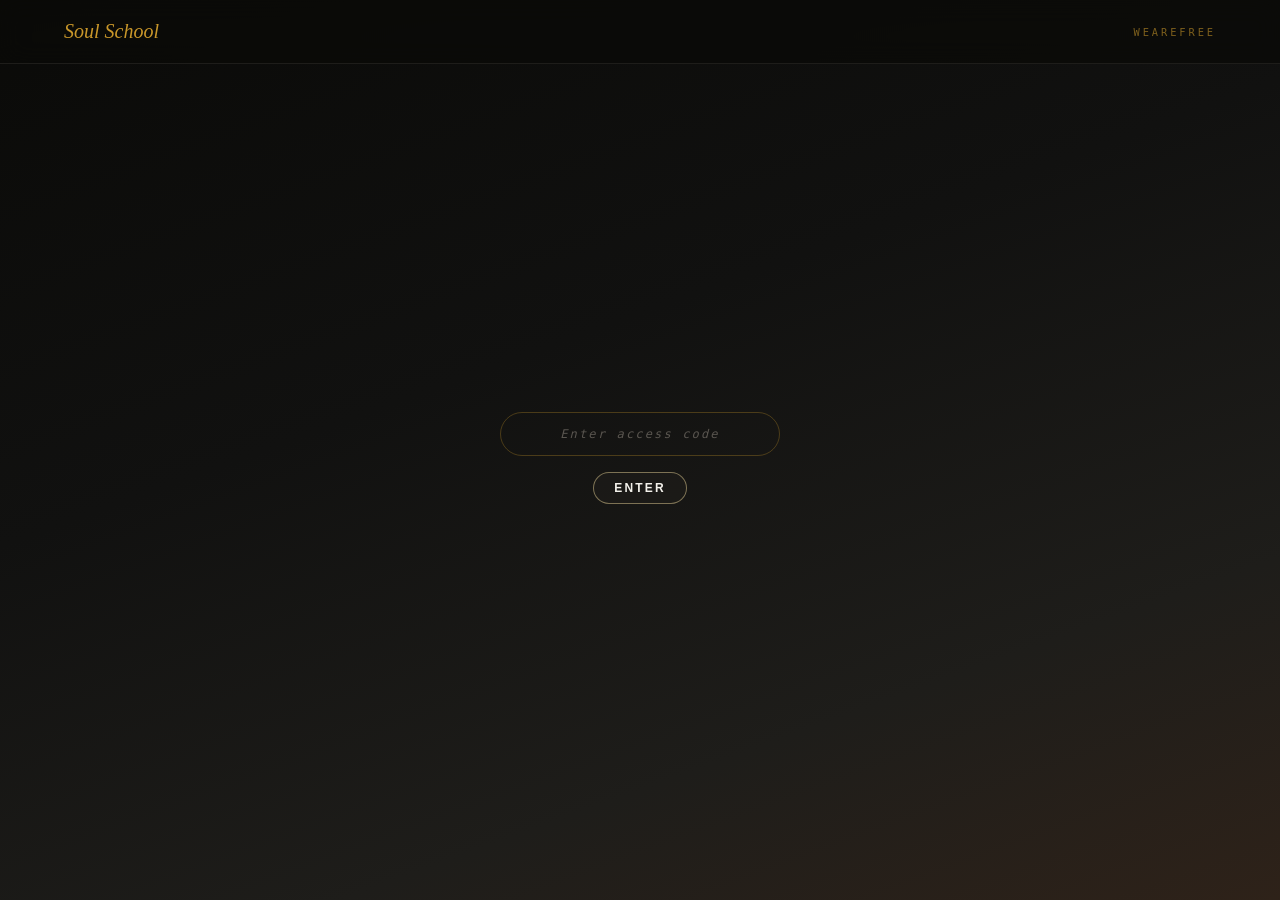
<file: pages/archive.html>
<!DOCTYPE html>
<html lang="en">
<head>
  <meta charset="UTF-8">
  <meta name="viewport" content="width=device-width, initial-scale=1.0">
  <meta name="description" content="Soul School — A new educational playground for the future human.">
  <meta name="theme-color" content="#0A0A08">
  <title>Soul School — Archive</title>
  <meta name="robots" content="noindex, nofollow">
  <link rel="preconnect" href="https://fonts.googleapis.com">
  <link rel="preconnect" href="https://fonts.gstatic.com" crossorigin>
  <link rel="stylesheet" href="https://fonts.googleapis.com/css2?family=Josefin+Sans:wght@300;600;700&family=Playfair+Display:ital,wght@0,400;0,700;1,400&family=DM+Mono:wght@300;400&family=DM+Sans:opsz,wght@9..40,300;9..40,400;9..40,500&display=swap">
  <link rel="stylesheet" href="../styles/main.css">
  <link rel="stylesheet" href="../styles/soul-school-portal.css">
</head>
<body>

  <script>
    if (sessionStorage.getItem('soulschool_auth') !== 'true') {
      window.location.href = 'enter.html';
    }
  </script>

  <!-- ── Top navigation ── -->
  <nav class="site-nav">
    <a href="../index.html" class="site-nav-logo">Soul School</a>
    <span class="wearefree-tag">WEAREFREE</span>
  </nav>

  <!-- ── Welcome section ── -->
  <!-- <section style="background: var(--void); padding: 100px 64px; padding-top: 160px;">
    <div style="max-width: 800px; margin: 0 auto;">
      <p class="section-label">WELCOME</p>
      <h2 style="font-family: 'Playfair Display', serif; font-weight: 400; font-size: clamp(36px, 5vw, 56px); color: var(--soft); margin-bottom: 32px; margin-top: 0;">Welcome to Soul School.</h2>
      <p class="body-text">This is where we share the information, practices, and experiments that shape this educational project.</p>
      <p class="body-text">Soul School is an educational experiment rooted in a simple recognition: consciousness is foundational to reality, and human development must begin there.</p>
      <p class="body-text">Love and joy are the ground of this work.</p>
      <p class="body-text">Nervous system stability is the baseline that allows clarity, intuition, creativity, and courage to emerge.</p>
      <p class="body-text">From that foundation we explore expanded perception, discernment, authentic expression, and the creation of coherent communities capable of meeting the future with wisdom and care.</p>
    </div>
  </section> -->

  <!-- ── Gold rule ── -->
  <hr class="gold-rule-full">

  <!-- ════════════════════════════════════════════════
       SECTION 1: CALENDAR BLOCK
  ════════════════════════════════════════════════ -->

  <!-- CALENDAR: 7-day view starting from entry date -->
  <section class="portal-section" id="section-calendar">
    <p class="section-label">THIS WEEK</p>
    <h2 class="portal-section-heading">Your Week at Soul School</h2>

    <div class="portal-week-wrapper">
      <div class="portal-week-header" id="portal-week-header"></div>
      <div class="portal-week-grid"   id="portal-week-grid"></div>
    </div>

    <!-- Upcoming gatherings: next 2 weeks -->
    <div style="margin-top: 48px;">
      <p class="section-label" style="margin-bottom: 20px;">UPCOMING GATHERINGS — NEXT 2 WEEKS</p>
      <div class="portal-events-list">
        <div class="pill-event-card">
          <span class="pill-event-title">Soul School Bus Popups</span>
          <span class="pill-event-date">Boulder — Coming Soon</span>
        </div>
        <div class="pill-event-card">
          <span class="pill-event-title">Soul School Office Hours</span>
          <span class="pill-event-date">Zoom — Coming Soon</span>
        </div>
        <div class="pill-event-card">
          <span class="pill-event-title">Retreat Orientation</span>
          <span class="pill-event-date">Coming Soon</span>
        </div>
      </div>
      <!-- CALENDAR: Connect Google Calendar API to replace placeholders above with live 2-week event feed -->
    </div>
  </section>

  <!-- ── Gold rule ── -->
  <hr class="gold-rule-full">

  <!-- ════════════════════════════════════════════════
       SECTION 2: IS SOUL SCHOOL FOR ME?
  ════════════════════════════════════════════════ -->
  <section class="portal-section" id="section-for-me">
    <div style="max-width: 800px; margin: 0 auto;">
      <p class="stencil" style="font-size: clamp(28px, 4vw, 48px);">Is Soul School</p>
      <p class="italic-gold" style="font-size: clamp(26px, 3.5vw, 44px); margin-bottom: 28px;">for me?</p>
      <p class="body-text" style="margin-bottom: 16px;">Soul School is for people who:</p>
      <ul style="list-style: none; margin: 0; padding: 0;">
        <li style="display: grid; grid-template-columns: 5px 1fr; gap: 16px; align-items: start; padding: 12px 0; border-bottom: 1px solid rgba(90,86,80,0.1);">
          <span style="width:5px;height:5px;border-radius:50%;background:var(--gold);margin-top:6px;flex-shrink:0;display:block;"></span>
          <span class="body-text" style="margin:0;">have a sense that something about the current world (and the current educational system) isn't quite right</span>
        </li>
        <li style="display: grid; grid-template-columns: 5px 1fr; gap: 16px; align-items: start; padding: 12px 0; border-bottom: 1px solid rgba(90,86,80,0.1);">
          <span style="width:5px;height:5px;border-radius:50%;background:var(--gold);margin-top:6px;flex-shrink:0;display:block;"></span>
          <span class="body-text" style="margin:0;">want something deeper than conventional higher education tends to offer</span>
        </li>
        <li style="display: grid; grid-template-columns: 5px 1fr; gap: 16px; align-items: start; padding: 12px 0; border-bottom: 1px solid rgba(90,86,80,0.1);">
          <span style="width:5px;height:5px;border-radius:50%;background:var(--gold);margin-top:6px;flex-shrink:0;display:block;"></span>
          <span class="body-text" style="margin:0;">are curious about consciousness and open to the possibility that it is foundational to reality</span>
        </li>
        <li style="display: grid; grid-template-columns: 5px 1fr; gap: 16px; align-items: start; padding: 12px 0; border-bottom: 1px solid rgba(90,86,80,0.1);">
          <span style="width:5px;height:5px;border-radius:50%;background:var(--gold);margin-top:6px;flex-shrink:0;display:block;"></span>
          <span class="body-text" style="margin:0;">would rather help build the future than spend their lives critiquing the present</span>
        </li>
        <li style="display: grid; grid-template-columns: 5px 1fr; gap: 16px; align-items: start; padding: 12px 0; border-bottom: 1px solid rgba(90,86,80,0.1);">
          <span style="width:5px;height:5px;border-radius:50%;background:var(--gold);margin-top:6px;flex-shrink:0;display:block;"></span>
          <span class="body-text" style="margin:0;">understand that real Jedi-style mastery requires practice, discipline, and humility</span>
        </li>
      </ul>
      <div style="background: var(--deep); border: 1px solid rgba(201,151,42,0.1); padding: 22px 20px; margin-top: 24px;">
        <p class="italic-gold" style="font-size: 18px; margin: 0;">Soul School is designed for people who are ready to step into the future from the inner authority of the soul.</p>
      </div>
    </div>
  </section>

  <!-- ── Gold rule ── -->
  <hr class="gold-rule-full">

  <!-- ════════════════════════════════════════════════
       SECTION 3: SOUL PRACTICES
  ════════════════════════════════════════════════ -->
  <section class="portal-section" id="section-practices">

    <p class="portal-practice-cta">Try a Soul Practice!</p>

    <div class="portal-practices-grid">

      <!-- Practice 1: Ungunking the Filter -->
      <div class="portal-practice-card">
        <span class="portal-practice-name">Ungunking the Filter</span>
        <p class="portal-practice-desc">Practices that clear conditioned perception so reality can be encountered more directly.</p>
        <!-- SOUNDCLOUD: embed for Ungunking the Filter -->
        <div class="portal-soundcloud-placeholder">
          <span>&#9654;&ensp;SoundCloud embed coming soon</span>
        </div>
      </div>

      <!-- Practice 2: The Gremlin -->
      <div class="portal-practice-card">
        <span class="portal-practice-name">The Gremlin</span>
        <p class="portal-practice-desc">Learning to recognize and move beyond internal voices that limit expression and growth.</p>
        <!-- SOUNDCLOUD: embed for The Gremlin -->
        <div class="portal-soundcloud-placeholder">
          <span>&#9654;&ensp;SoundCloud embed coming soon</span>
        </div>
      </div>

      <!-- Practice 3: Energetic Hygiene -->
      <div class="portal-practice-card">
        <span class="portal-practice-name">Energetic Hygiene</span>
        <p class="portal-practice-desc">Practices that maintain clear emotional and perceptual boundaries.</p>
        <!-- SOUNDCLOUD: embed for Energetic Hygiene -->
        <div class="portal-soundcloud-placeholder">
          <span>&#9654;&ensp;SoundCloud embed coming soon</span>
        </div>
      </div>

    </div>

    <!-- COMING SOON: will become hyperlink teasers -->
    <!--
    <div class="portal-practice-card">
      <span class="portal-practice-name">Attention Sovereignty</span>
      <p class="portal-practice-desc">Training the ability to direct awareness intentionally rather than reactively.</p>
    </div>
    <div class="portal-practice-card">
      <span class="portal-practice-name">Creative Transmission</span>
      <p class="portal-practice-desc">Practices that translate expanded states of awareness into creative expression and contribution.</p>
    </div>
    -->

  </section>

  <!-- ── Gold rule ── -->
  <hr class="gold-rule-full">

  <!-- ════════════════════════════════════════════════
       SECTION 4: INITIATION CALL BOOKING
  ════════════════════════════════════════════════ -->
  <section class="portal-section" id="section-booking" style="text-align: center;">
    <p class="section-label">READY TO GO DEEPER?</p>
    <h2 style="font-family: 'Playfair Display', serif; font-weight: 400; font-size: clamp(28px, 4vw, 48px); color: var(--soft); margin: 0 0 24px;">Book an Initiation Call</h2>
    <p class="body-text" style="max-width: 560px; margin: 0 auto 40px;">
      Schedule a 30-minute conversation to explore whether Soul School is the right fit for you.
    </p>
    <!-- BOOKING: embed link here -->
    <div class="portal-booking-placeholder">
      <span class="body-text" style="opacity: 0.5; margin: 0;">Booking calendar coming soon</span>
    </div>
  </section>

  <!-- ── Gold rule ── -->
  <hr class="gold-rule-full">

  <!-- ════════════════════════════════════════════════
       SECTION 5: STORY OF WHY / PHILOSOPHY
  ════════════════════════════════════════════════ -->
  <section class="portal-section" id="section-why">
    <p class="section-label">PHILOSOPHY</p>
    <h2 style="font-family: 'Playfair Display', serif; font-weight: 400; font-size: clamp(32px, 5vw, 56px); color: var(--soft); margin: 0 0 64px;">The Story of Why</h2>

    <!-- ── ERA WE'RE ENTERING ── -->
    <div class="portal-why-block">
      <p class="section-label" style="margin-bottom: 16px;">THE ERA WE'RE ENTERING</p>
      <p class="stencil" style="color: var(--gold); font-size: clamp(16px, 2.5vw, 26px); margin-bottom: 24px;">Traditional Higher Education Was Designed For An Industrial World.</p>
      <p class="body-text">Most systems of traditional higher education were designed for an industrial world. They train the analytic intellect while neglecting the inner world — the place where perception, intuition, discernment, and emotional coherence actually live.</p>
      <p class="body-text">As a result, many people enter adulthood without the ability to:</p>
      <ul style="list-style: none; margin: 0; padding: 0; max-width: 640px;">
        <li style="display:grid;grid-template-columns:5px 1fr;gap:16px;align-items:start;padding:12px 0;border-bottom:1px solid rgba(90,86,80,0.1);"><span style="width:5px;height:5px;border-radius:50%;background:var(--gold);margin-top:6px;flex-shrink:0;display:block;"></span><span class="body-text" style="margin:0;">steward their attention</span></li>
        <li style="display:grid;grid-template-columns:5px 1fr;gap:16px;align-items:start;padding:12px 0;border-bottom:1px solid rgba(90,86,80,0.1);"><span style="width:5px;height:5px;border-radius:50%;background:var(--gold);margin-top:6px;flex-shrink:0;display:block;"></span><span class="body-text" style="margin:0;">regulate their nervous systems</span></li>
        <li style="display:grid;grid-template-columns:5px 1fr;gap:16px;align-items:start;padding:12px 0;border-bottom:1px solid rgba(90,86,80,0.1);"><span style="width:5px;height:5px;border-radius:50%;background:var(--gold);margin-top:6px;flex-shrink:0;display:block;"></span><span class="body-text" style="margin:0;">interpret reality with discernment</span></li>
        <li style="display:grid;grid-template-columns:5px 1fr;gap:16px;align-items:start;padding:12px 0;border-bottom:1px solid rgba(90,86,80,0.1);"><span style="width:5px;height:5px;border-radius:50%;background:var(--gold);margin-top:6px;flex-shrink:0;display:block;"></span><span class="body-text" style="margin:0;">trust their intuition</span></li>
        <li style="display:grid;grid-template-columns:5px 1fr;gap:16px;align-items:start;padding:12px 0;border-bottom:1px solid rgba(90,86,80,0.1);"><span style="width:5px;height:5px;border-radius:50%;background:var(--gold);margin-top:6px;flex-shrink:0;display:block;"></span><span class="body-text" style="margin:0;">build lives aligned with their values</span></li>
      </ul>
    </div>

    <!-- ── WHAT'S BROKEN + SOUL SCHOOL RESPONSE ── -->
    <div class="portal-why-split">

      <div class="portal-why-split-left">
        <p class="stencil" style="font-size: clamp(36px, 5vw, 56px);">WHAT'S BROKEN</p>
        <p class="body-text">Most systems of traditional higher education were designed for an industrial world. They train the analytic intellect while neglecting the inner world — the place where perception, intuition, discernment, and emotional coherence actually live.</p>
        <p class="body-text">As a result, many people enter adulthood without the ability to:</p>
        <ul style="list-style:none;margin:0;padding:0;">
          <li style="display:grid;grid-template-columns:5px 1fr;gap:16px;align-items:start;padding:12px 0;border-bottom:1px solid rgba(90,86,80,0.1);"><span style="width:5px;height:5px;border-radius:50%;background:var(--gold);margin-top:6px;flex-shrink:0;display:block;"></span><span class="body-text" style="margin:0;">steward their attention</span></li>
          <li style="display:grid;grid-template-columns:5px 1fr;gap:16px;align-items:start;padding:12px 0;border-bottom:1px solid rgba(90,86,80,0.1);"><span style="width:5px;height:5px;border-radius:50%;background:var(--gold);margin-top:6px;flex-shrink:0;display:block;"></span><span class="body-text" style="margin:0;">regulate their nervous systems</span></li>
          <li style="display:grid;grid-template-columns:5px 1fr;gap:16px;align-items:start;padding:12px 0;border-bottom:1px solid rgba(90,86,80,0.1);"><span style="width:5px;height:5px;border-radius:50%;background:var(--gold);margin-top:6px;flex-shrink:0;display:block;"></span><span class="body-text" style="margin:0;">interpret reality with discernment</span></li>
          <li style="display:grid;grid-template-columns:5px 1fr;gap:16px;align-items:start;padding:12px 0;border-bottom:1px solid rgba(90,86,80,0.1);"><span style="width:5px;height:5px;border-radius:50%;background:var(--gold);margin-top:6px;flex-shrink:0;display:block;"></span><span class="body-text" style="margin:0;">trust their intuition</span></li>
          <li style="display:grid;grid-template-columns:5px 1fr;gap:16px;align-items:start;padding:12px 0;border-bottom:1px solid rgba(90,86,80,0.1);"><span style="width:5px;height:5px;border-radius:50%;background:var(--gold);margin-top:6px;flex-shrink:0;display:block;"></span><span class="body-text" style="margin:0;">build lives aligned with their values</span></li>
        </ul>
      </div>

      <div class="portal-why-split-right">
        <p class="stencil" style="font-size: clamp(36px,5vw,56px); margin-bottom: 4px;">SOUL SCHOOL</p>
        <p class="italic-gold" style="font-size: clamp(32px,4.5vw,52px); margin-bottom: 28px;">Response.</p>
        <div style="display: grid; grid-template-columns: 1fr 1fr; gap: 1px; background: var(--ember); border: 1px solid rgba(201,151,42,0.1);">
          <div style="background: var(--deep); padding: 26px 24px;">
            <p class="body-text" style="margin:0;">Soul School is a new model of higher education designed for the era we are entering.</p>
          </div>
          <div style="background: var(--deep); padding: 26px 24px;">
            <p class="body-text" style="margin:0;">We cultivate the capacities machines cannot replicate and institutions rarely teach: discernment, intuition, embodied intelligence, inscendence, creative courage, and the ability to generate coherence within oneself and in community.</p>
          </div>
          <div style="background: var(--deep); padding: 26px 24px;">
            <p class="italic-gold" style="font-size: 18px; margin: 0;">Our dream is simple: to support the emergence of grounded, coherent, joyful adults.</p>
          </div>
          <div style="background: var(--deep); padding: 26px 24px;">
            <p class="body-text" style="margin:0;">Love and joy are the ground of this work.</p>
            <p class="body-text" style="margin:0;">Nervous system stability is the baseline that allows clarity, intuition, creativity, and courage to emerge.</p>
          </div>
        </div>
      </div>

    </div>

    <!-- ── PARADIGM SHIFT ── -->
    <div class="portal-why-split">

      <div class="portal-why-split-left">
        <p class="stencil" style="font-size: clamp(32px,4.5vw,52px);">THE PARADIGM</p>
        <p class="italic-gold" style="font-size: clamp(30px,4vw,48px);">Shift.</p>
        <p class="body-text">A growing body of research across neuroscience, physics, and consciousness studies points toward a profound shift in how we understand reality: consciousness is foundational.</p>
        <p class="body-text">At a time when artificial intelligence is advancing rapidly, the leading edge of human evolution is the expansion of consciousness itself — yet most old-world institutions behave as if consciousness is not even a legitimate subject of study.</p>
      </div>

      <div class="portal-why-split-right">
        <div style="display: grid; grid-template-columns: 3px 1fr; gap: 20px; align-items: start;">
          <div style="background: var(--gold); border-radius: 2px; align-self: stretch;"></div>
          <p class="italic-gold" style="font-size: clamp(20px,2.5vw,28px); line-height: 1.5; margin: 0;">"Soul School exists to train the capacities of expanded consciousness so that the future human can begin to take shape."</p>
        </div>
        <div style="background: var(--deep); border: 1px solid rgba(201,151,42,0.1); padding: 22px 20px; margin-top: 28px;">
          <p class="body-text" style="margin: 0;">Soul School is an educational experiment rooted in a simple recognition: consciousness is foundational to reality, and human development must begin there.</p>
          <p class="body-text" style="margin-top: 14px; margin-bottom: 0;">From that foundation we explore expanded perception, discernment, authentic expression, and the creation of coherent communities capable of meeting the future with wisdom and care.</p>
        </div>
      </div>

    </div>

  </section>

  <!-- ── Gold rule ── -->
  <hr class="gold-rule-full">

  <!-- ════════════════════════════════════════════════
       SECTION 6: ADVISORY COUNCIL
  ════════════════════════════════════════════════ -->
  <div style="text-align: center; padding: 64px 64px 0;">
    <img src="../assets/We-are-free-GOLD.png" alt="We Are Free — Soul School community" style="width: 40%; height: auto; display: block; margin: 0 auto;">
  </div>
  <section style="width: 100%; background: var(--void); padding: 60px 64px 100px;">
    <p class="section-label">ADVISORY COUNCIL</p>
    <div style="display: grid; grid-template-columns: repeat(3, 1fr); gap: 2px; background: var(--ember);">

      <!-- Card 1: Marjorie Woollacott -->
      <div style="background: var(--deep); padding: 36px 32px;">
        <img src="../assets/MarjorieHeadshot.png" alt="Marjorie Woollacott" style="width:80px;height:80px;border-radius:50%;background:var(--ember);display:block;margin-bottom:20px;">
        <span style="font-family:'Playfair Display',serif;font-weight:700;font-size:18px;color:var(--soft);display:block;margin-bottom:4px;">Marjorie Woollacott</span>
        <p class="section-label" style="margin-bottom:16px;">Science Advisor</p>
        <p class="body-text" style="font-size:13px;">Marjorie Woollacott, PhD, is a neuroscientist and Professor Emerita at the University of Oregon. Her research explores the relationship between neuroscience, consciousness, and human potential. She is the author of Infinite Awareness and a leading voice in the scientific exploration of consciousness. For decades, she has helped pioneer the integration of consciousness studies into education and science, long before the field began receiving broader recognition.</p>
      </div>

      <!-- Card 2: Niffe Hermansson -->
      <div style="background: var(--deep); padding: 36px 32px;">
        <img src="../assets/NiffeHeadshot.jpeg" alt="Niffe Hermansson" style="width:80px;height:80px;border-radius:50%;background:var(--ember);display:block;margin-bottom:20px;">
        <span style="font-family:'Playfair Display',serif;font-weight:700;font-size:18px;color:var(--soft);display:block;margin-bottom:4px;">Niffe Hermansson</span>
        <p class="section-label" style="margin-bottom:16px;">Initiatory Training Advisor</p>
        <p class="body-text" style="font-size:13px;">Niffe Hermansson, PhD, is an applied probabilist, a passionate educator, a dedicated meditator, and a researcher committed to exploring questions related to advanced meditation and models of consciousness with mathematical rigour. Originally from Sweden, Niffe received leadership training in the Swedish navy before embarking on an academic journey pursuing the big questions about reality from a variety of perspectives. He eventually made his home in New Zealand to be able to better balance his work with his deep love for nature, especially the ocean. Niffe has a deep and wide-ranging engagement with esoteric practice, and has experience with a variety of systems, including close to a decade of leading the local branch of an international initiatory society.</p>
      </div>

      <!-- Card 3: Annie Margaret -->
      <div style="background: var(--deep); padding: 36px 32px;">
        <img src="../assets/AnnieHeadshot.jpg" alt="Annie Margaret" style="width:80px;height:80px;border-radius:50%;background:var(--ember);display:block;margin-bottom:20px;">
        <span style="font-family:'Playfair Display',serif;font-weight:700;font-size:18px;color:var(--soft);display:block;margin-bottom:4px;">Annie Margaret</span>
        <p class="section-label" style="margin-bottom:16px;">Founder &amp; Visionary</p>
        <p class="body-text" style="font-size:13px;">Annie Margaret, PhD, is an educator and architect of new models of human development. After nine years of exceeds expectations reviews as a professor at the University of Colorado Boulder's ATLAS Institute, she stepped away from traditional academia to build Soul School — an experiment in what education can become when consciousness is taken seriously. Annie teaches from both research and direct experience, working at the edge of expanded perception, discernment, intuition, and human potential. She is known for creating immersive, experiential learning environments that support the emergence of sovereign, self-trusting, and fully alive human beings.</p>
      </div>

    </div>
  </section>

  <!-- ── Calendar JS: renders 7-day week grid from entry date ── -->
  <script>
    (function () {
      var raw   = sessionStorage.getItem('soulschool_entry_date');
      var start = raw ? new Date(raw) : new Date();
      start.setHours(0, 0, 0, 0);

      var DAYS   = ['Sun', 'Mon', 'Tue', 'Wed', 'Thu', 'Fri', 'Sat'];
      var MONTHS = ['Jan','Feb','Mar','Apr','May','Jun','Jul','Aug','Sep','Oct','Nov','Dec'];
      var today  = new Date(); today.setHours(0, 0, 0, 0);

      var headerEl = document.getElementById('portal-week-header');
      var gridEl   = document.getElementById('portal-week-grid');

      for (var i = 0; i < 7; i++) {
        var d = new Date(start);
        d.setDate(start.getDate() + i);

        var hCell = document.createElement('div');
        hCell.className = 'portal-week-day-label';
        hCell.textContent = DAYS[d.getDay()];
        headerEl.appendChild(hCell);

        var cell = document.createElement('div');
        var isToday = d.getTime() === today.getTime();
        cell.className = 'portal-week-day' + (isToday ? ' portal-week-today' : '');
        cell.innerHTML = '<span class="portal-day-num">' + MONTHS[d.getMonth()] + ' ' + d.getDate() + '</span>';
        gridEl.appendChild(cell);
      }
    })();
  </script>

</body>
</html>
</file>
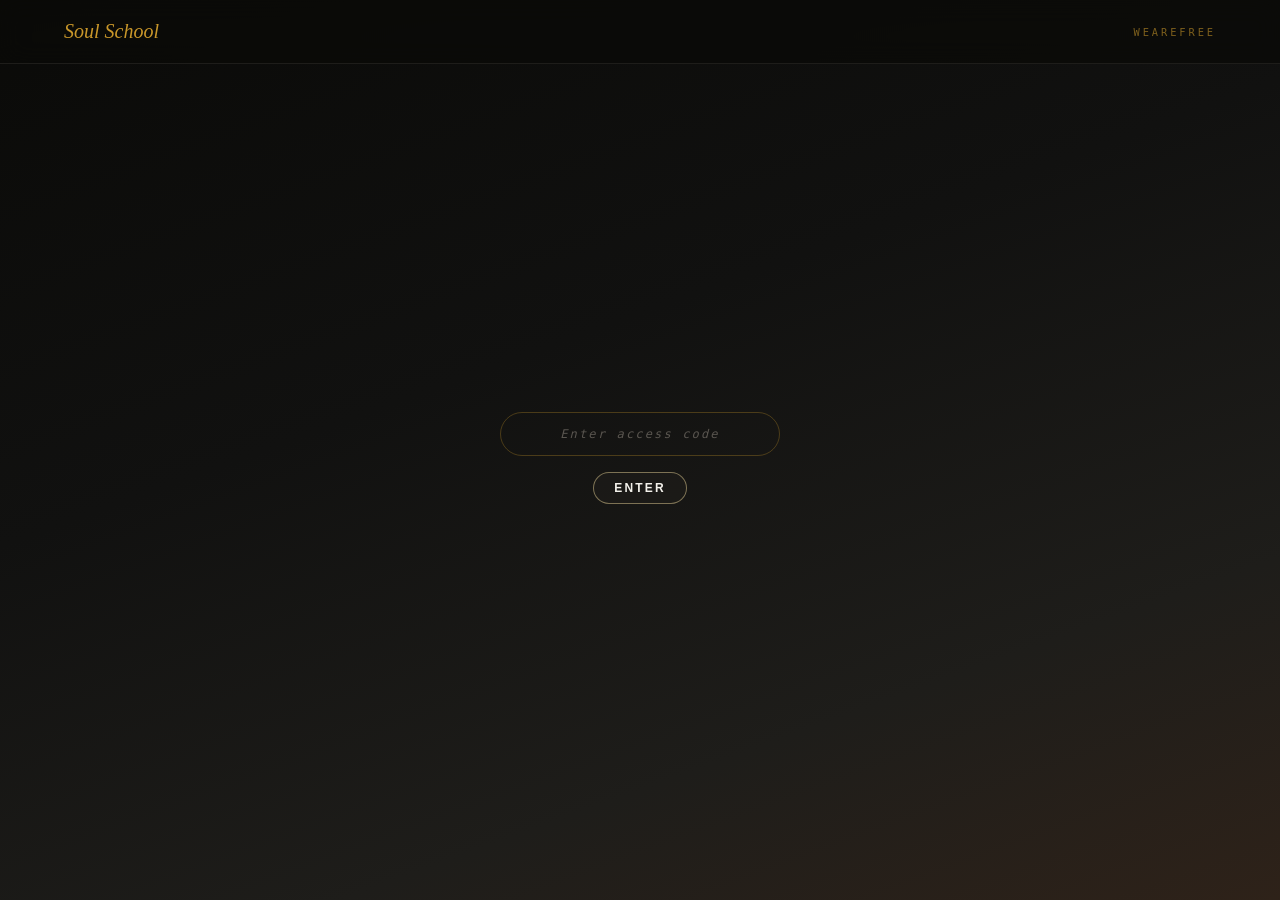
<file: pages/enter.html>
<!DOCTYPE html>
<html lang="en">
<head>
  <meta charset="UTF-8">
  <meta name="viewport" content="width=device-width, initial-scale=1.0">
  <meta name="theme-color" content="#0A0A08">
  <title>Enter Soul School</title>
  <meta name="description" content="Enter Soul School. Access is shared with those who show up.">
  <meta property="og:title" content="Enter Soul School">
  <meta property="og:url" content="https://soulschool.live/pages/enter.html">
  <meta property="og:type" content="website">
  <meta property="og:image" content="https://soulschool.live/assets/SOUL-SCHOOL-HEADER-GOLD.png">
  <link rel="preconnect" href="https://fonts.googleapis.com">
  <link rel="preconnect" href="https://fonts.gstatic.com" crossorigin>
  <link rel="stylesheet" href="../styles/enter.css">
</head>
<body>

  <nav class="site-nav">
    <a href="../index.html" class="site-nav-logo">Soul School</a>
    <span class="wearefree-tag">WEAREFREE</span>
  </nav>

  <main class="enter-main">

    <div class="access-form">
      <input
        type="password"
        id="access-code"
        class="access-input"
        placeholder="Enter access code"
      >
      <button class="btn-pill" onclick="checkPassword()">Enter</button>
    </div>

    <div id="error-msg" class="enter-error">
      That's not the code. Attend a gathering to receive access.
    </div>

  </main>

  <!-- TODO: Future video + animation with soundtrack goes here -->

  <!-- TODO: Move password validation to server-side before launch for real security -->
  <script>
    function checkPassword() {
      const input = document.getElementById('access-code').value.trim().toUpperCase();
      const error = document.getElementById('error-msg');
      if (input === 'WEAREFREE') {
        sessionStorage.setItem('soulschool_auth', 'true');
        sessionStorage.setItem('soulschool_entry_date', new Date().toISOString());
        window.location.href = 'soul-school-portal.html';
      } else {
        error.style.display = 'block';
      }
    }

    document.getElementById('access-code').addEventListener('keydown', function(e) {
      if (e.key === 'Enter') checkPassword();
    });
  </script>

</body>
</html>
</file>
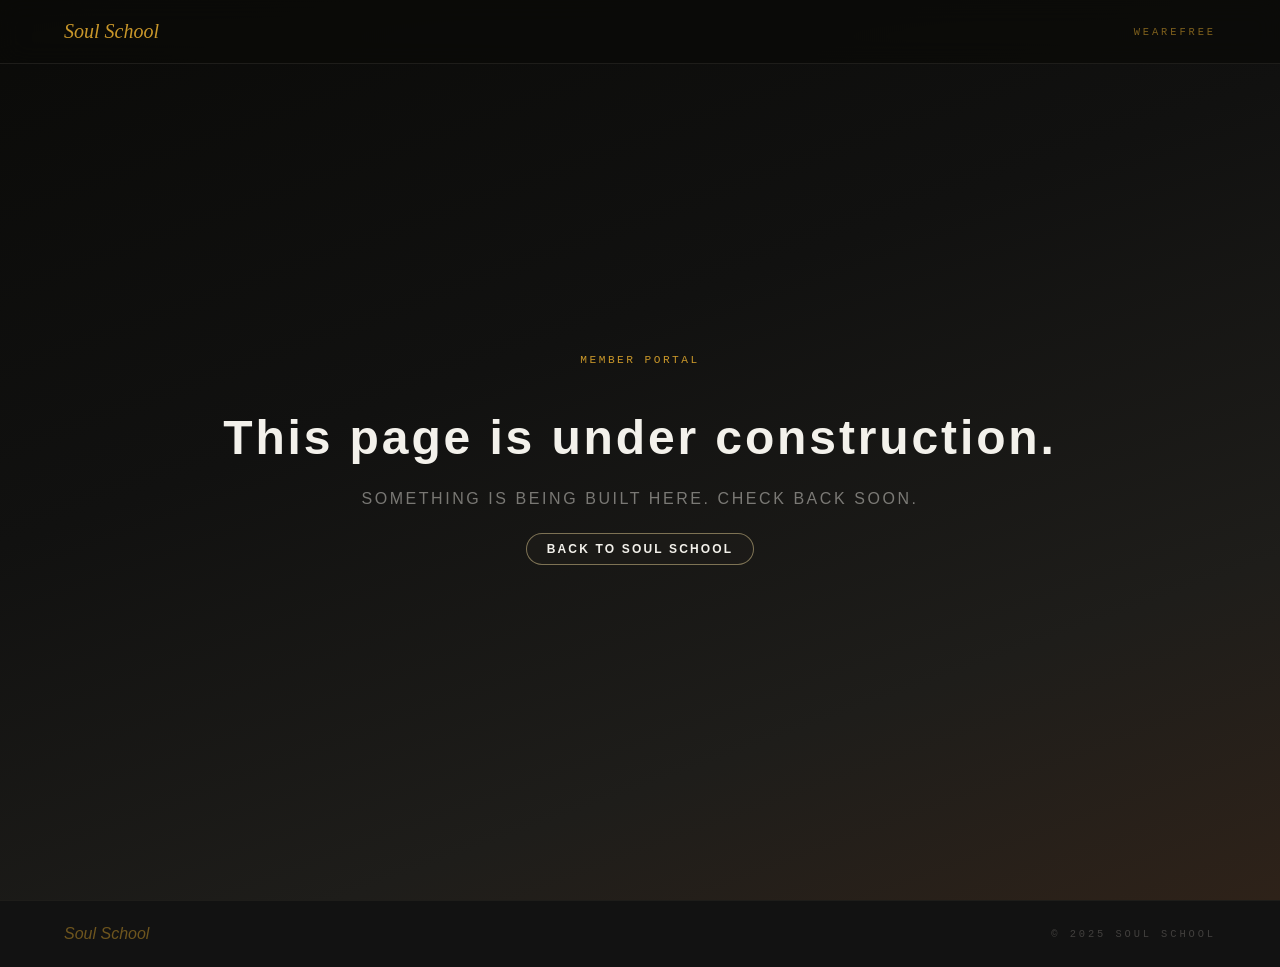
<file: pages/member-portal.html>
<!DOCTYPE html>
<html lang="en">
<head>
  <meta charset="UTF-8">
  <meta name="viewport" content="width=device-width, initial-scale=1.0">
  <meta name="description" content="Soul School — Member Portal">
  <meta name="theme-color" content="#0A0A08">
  <title>Soul School Member Portal</title>
  <meta name="robots" content="noindex, nofollow">
  <link rel="preconnect" href="https://fonts.googleapis.com">
  <link rel="preconnect" href="https://fonts.gstatic.com" crossorigin>
  <link rel="stylesheet" href="../styles/member-portal.css">
</head>
<body>

  <nav class="site-nav">
    <a href="../index.html" class="site-nav-logo">Soul School</a>
    <span class="wearefree-tag">WEAREFREE</span>
  </nav>

  <main class="under-construction-main">
    <p class="section-label">MEMBER PORTAL</p>
    <h1 class="under-construction-heading">This page is under construction.</h1>
    <p class="under-construction-sub">Something is being built here. Check back soon.</p>
    <a href="../index.html" class="btn-pill">Back to Soul School</a>
  </main>

  <footer class="site-footer">
    <span class="site-footer-logo">Soul School</span>
    <span class="site-footer-copy">© 2025 Soul School</span>
  </footer>

</body>
</html>
</file>
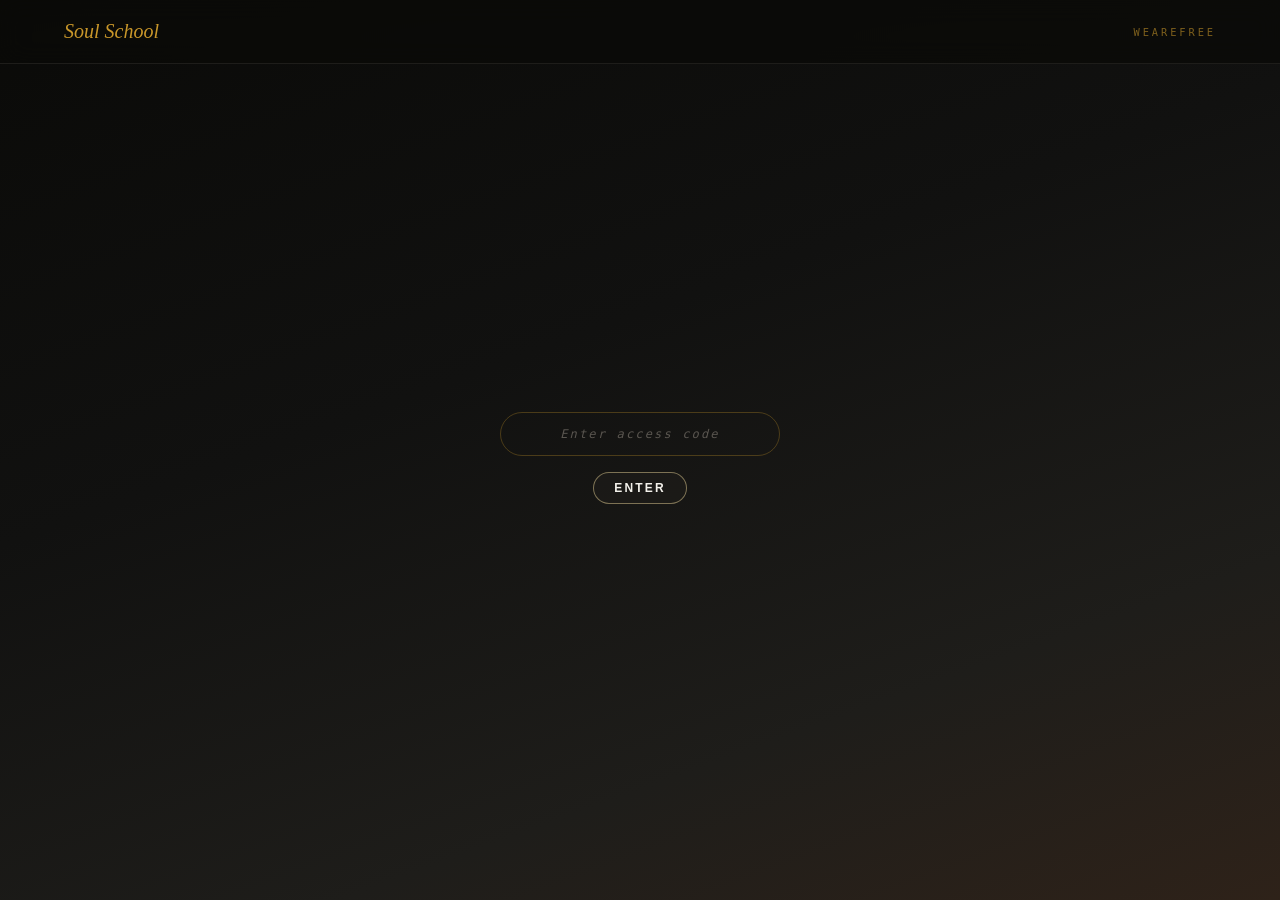
<file: pages/soul-school-portal.html>
<!DOCTYPE html>
<html lang="en">
<head>
  <meta charset="UTF-8">
  <meta name="viewport" content="width=device-width, initial-scale=1.0">
  <meta name="description" content="Soul School — A new educational playground for the future human.">
  <meta name="theme-color" content="#0A0A08">
  <title>Soul School Portal</title>
  <link rel="preconnect" href="https://fonts.googleapis.com">
  <link rel="preconnect" href="https://fonts.gstatic.com" crossorigin>
  <link rel="stylesheet" href="../styles/what-is-soul-school.css">
</head>
<script>
  if (!sessionStorage.getItem('soulschool_auth')) {
    window.location.replace('enter.html');
  }
</script>
<body>

  <!-- ── Top navigation ── -->
  <nav class="site-nav">
    <a href="../index.html" class="site-nav-logo">Soul School</a>
    <span class="wearefree-tag">WEAREFREE</span>
  </nav>

  <!-- ── Hero heading ── -->
  <section class="wiss-hero">
    <h1 class="wiss-heading">You don't need more information.</h1>
    <p class="wiss-subheading">The best way to understand Soul School is <em>STILL</em> to show up.</p>
  </section>

  <!-- ── Upcoming events ── -->
  <section class="wiss-events">
    <div class="event-cards" id="portal-event-cards">
      <!-- Populated by scripts/calendar-embed.js after WEAREFREE auth -->
    </div>
  </section>

  <!-- ── Carousel ── -->
  <!-- Carousel: images will load from assets/carousel-images/ -->
  <section class="wiss-carousel-section">
    <div class="wiss-carousel" id="wiss-carousel">
      <!-- Placeholder boxes — replace with <img src="../assets/carousel-images/filename.jpg"> -->
      <img src="../assets/Carousel-img/finalseity .jpg" alt="SEITY curtain call" class="carousel-image">
      <img src="../assets/Carousel-img/GrassGathering.jpeg" alt="Class in the grass" class="carousel-image">
      <img src="../assets/Carousel-img/AnnieGlassesBus.jpeg" alt="Painting Bus" class="carousel-image">
      <img src="../assets/Carousel-img/AnnieSkyTaping.jpg" alt="Annie sky taping" class="carousel-image">
      <img src="../assets/Carousel-img/MixingPaintCrazyFace.jpg" alt="Mixing paint crazy face" class="carousel-image">
      <img src="../assets/Carousel-img/AlSpaceManPainting.jpg" alt="Uncle Al painting" class="carousel-image">
      <img src="../assets/Carousel-img/FamBusComplete.jpg" alt="Fam bus complete" class="carousel-image">
      <img src="../assets/Carousel-img/AreYouOkay.jpeg" alt="Chaotic black and white print with Are You Okay in the middle" class="carousel-image">
      <img src="../assets/Carousel-img/Sky.jpeg" alt="Photo of class with sky background" class="carousel-image">
      <img src="../assets/Carousel-img/wearefree-grass.jpg" alt="We Are Free in sticks in the grass" class="carousel-image">
      <!-- <img src="carousel-placeholder-box">Image 4</img>
      <img src="carousel-placeholder-box">Image 5</img> -->
    </div>
  </section>

  <!-- ── YouTube embed ── -->
  <section class="wiss-video-section">
    <div class="wiss-video-wrap">
      <iframe
        class="wiss-video-iframe"
        src="https://www.youtube.com/embed/OdUoW1oihdQ"
        title="Soul School video"
        frameborder="0"
        allow="accelerometer; autoplay; clipboard-write; encrypted-media; gyroscope; picture-in-picture; web-share"
        allowfullscreen
      ></iframe>
    </div>
    <p class="wiss-video-credit">By AJ Terio</p>
  </section>

  <!-- ── We Are Free image ── -->
  <section class="wiss-wearefree-section">
    <img
      src="../assets/We-are-free-GOLD.png"
      alt="We Are Free — Soul School community"
      class="wiss-wearefree-img"
    >
  </section>

  <!-- ── SoundCloud ── -->
  <section class="wiss-soundcloud-section">
    <p class="wiss-soundcloud-label">Slow down with a Soul Practice.</p>
    <div class="wiss-soundcloud-wrap">
      <iframe
        class="wiss-soundcloud-iframe"
        width="100%"
        height="300"
        scrolling="no"
        frameborder="no"
        allow="autoplay"
        src="https://w.soundcloud.com/player/?url=https%3A//api.soundcloud.com/tracks/soundcloud%253Atracks%253A2295693275&color=%23718049&auto_play=false&hide_related=false&show_comments=true&show_user=true&show_reposts=false&show_teaser=true&visual=true"
      ></iframe>
      <div class="wiss-soundcloud-credit"><a href="https://soundcloud.com/annie-today" title="Annie Today" target="_blank">Annie Today</a> · <a href="https://soundcloud.com/annie-today/sovereign-free" title="Sovereign &amp; Free" target="_blank">Sovereign &amp; Free</a></div>
    </div>
  </section>

  <!-- ── Book a Call ── -->
  <section class="wiss-booking-section">
    <h2 class="wiss-booking-prompt">If you're ready, let's talk.</h2>
    <!-- TODO: Replace href with actual booking link -->
    <a href="https://calendly.com/annie-margaret/30min?month=2026-04" class="btn-pill wiss-booking-btn">Book a Call</a>
  </section>

  <!-- ── Footer ── -->
  <footer class="site-footer">
    <span class="site-footer-logo">Soul School</span>
    <span class="site-footer-copy">2026 Soul School</span>
  </footer>

  <script src="../scripts/calendar-embed.js"></script>
  <script>
    // Calendar loads immediately — auth guard at top of page already
    // confirmed the WEAREFREE password was entered this session.
    document.addEventListener('DOMContentLoaded', function () {
      initPortalCalendar('portal-event-cards', 6);
    });
  </script>

</body>
</html>
</file>
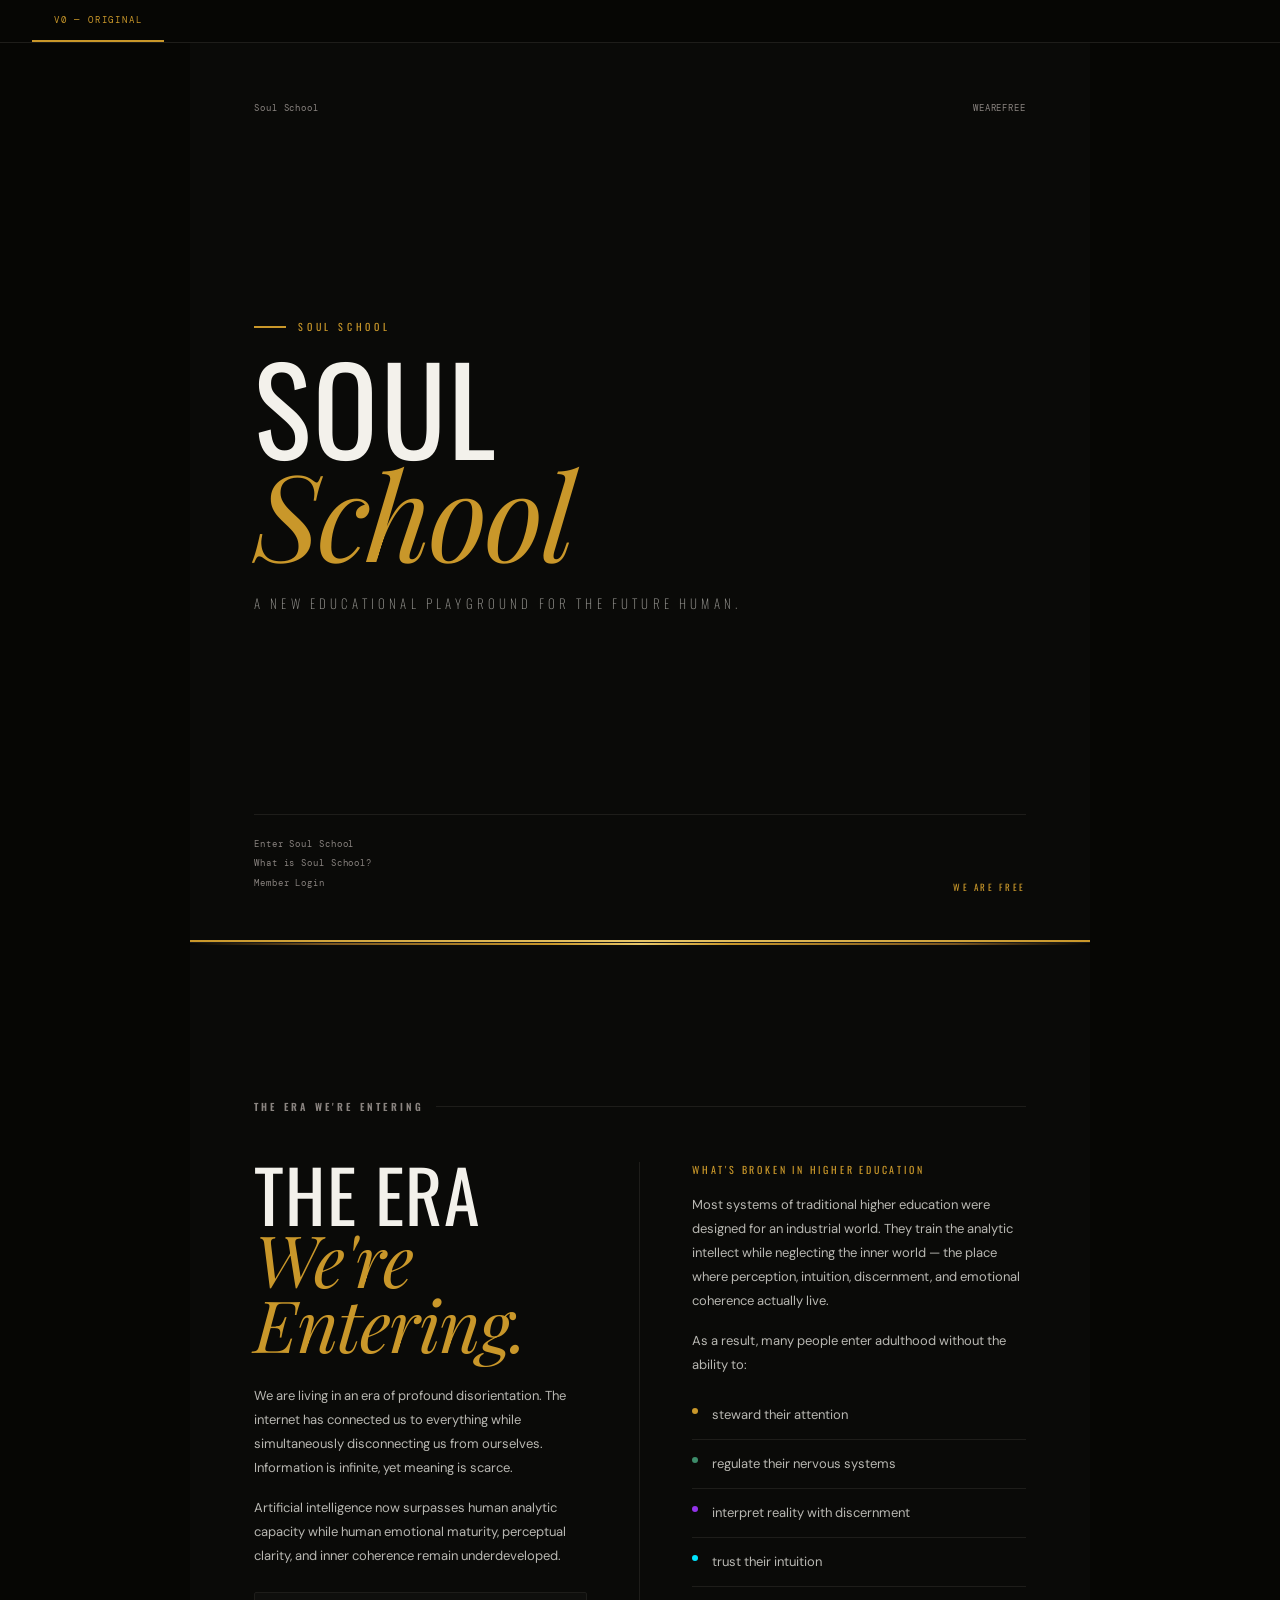
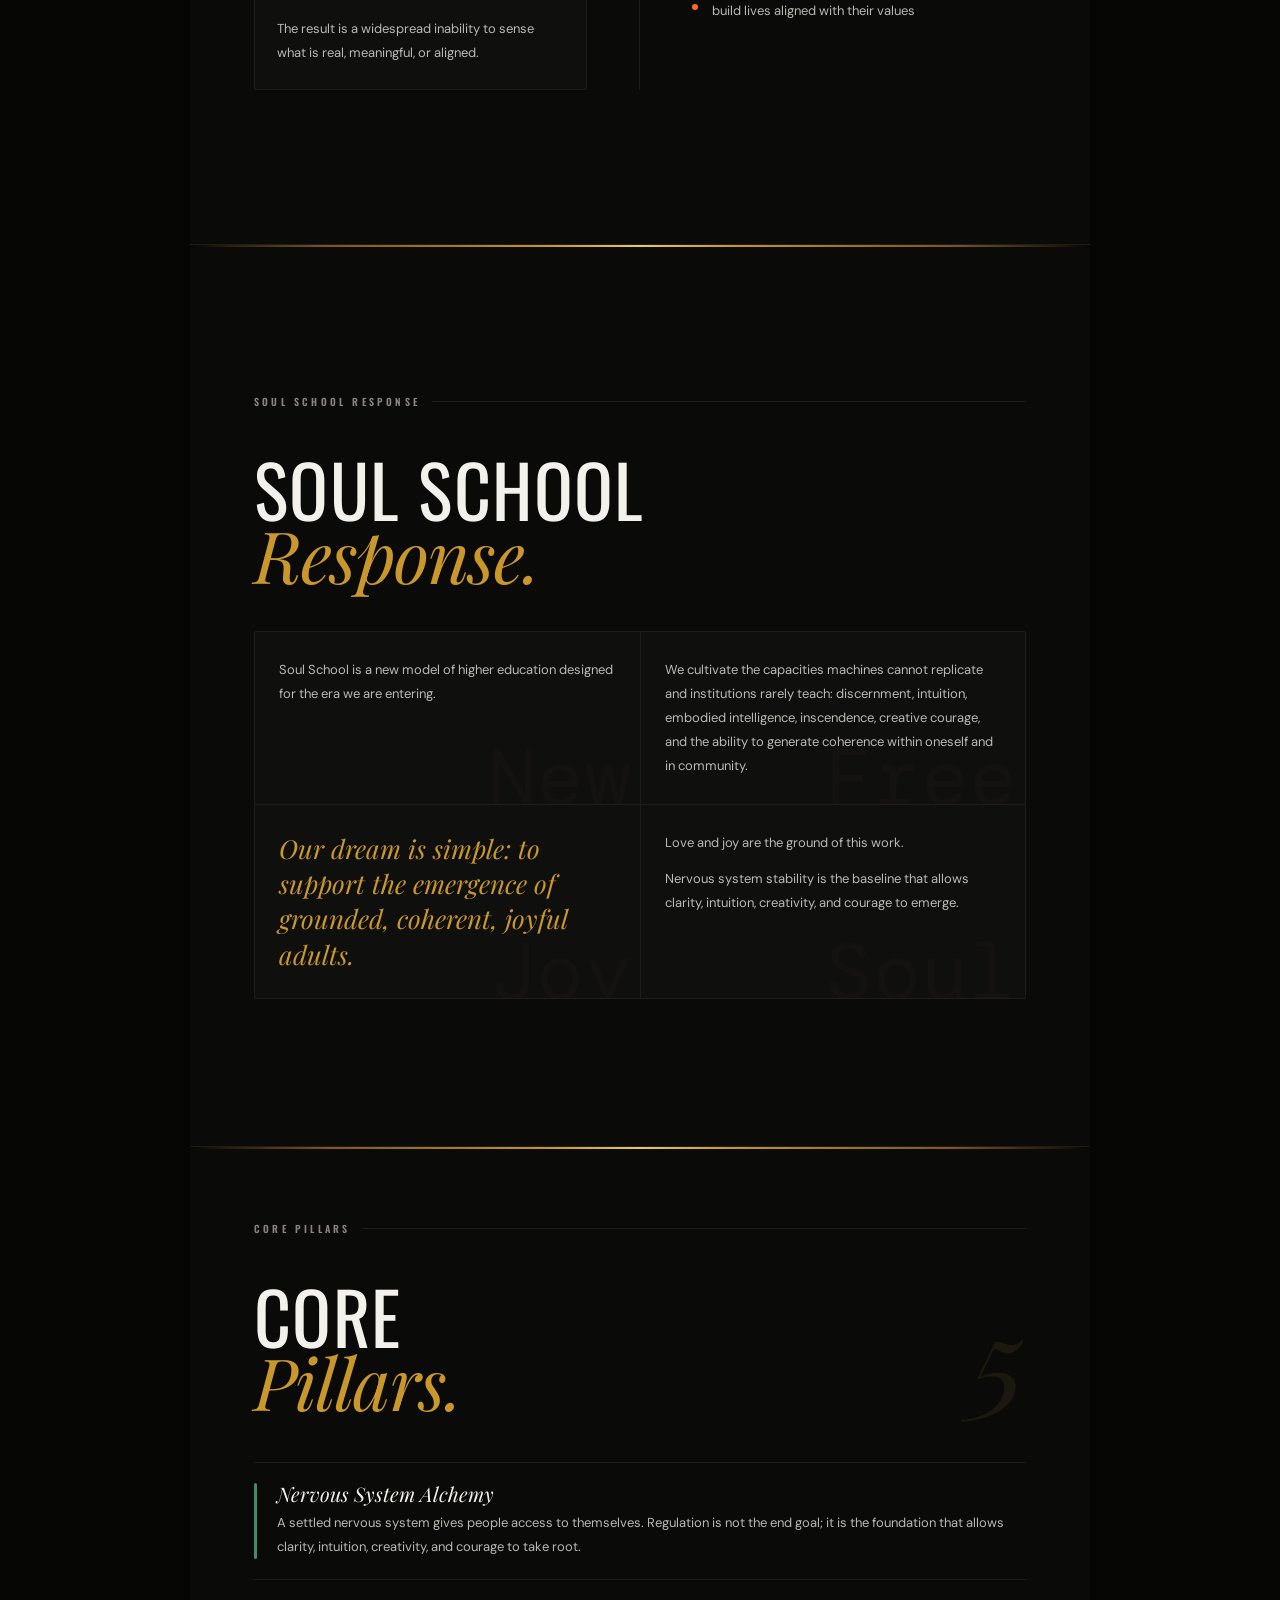
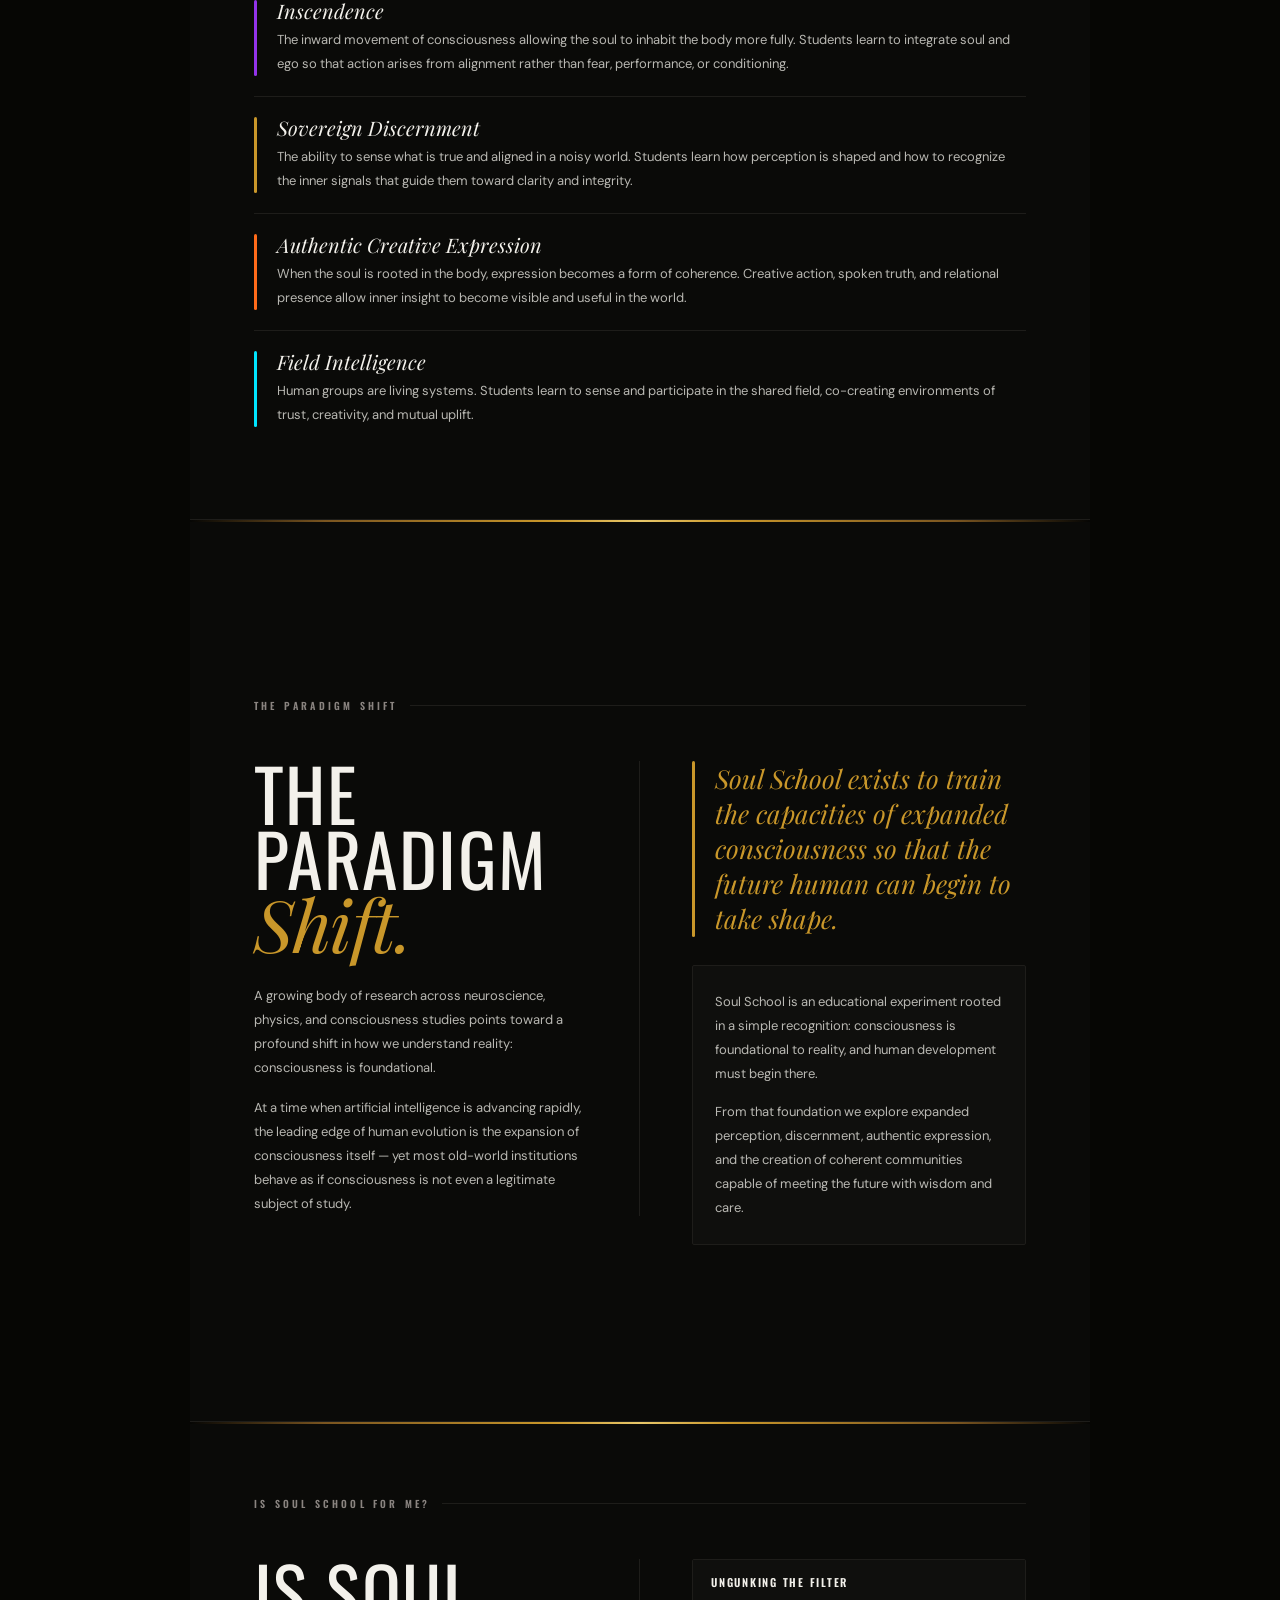
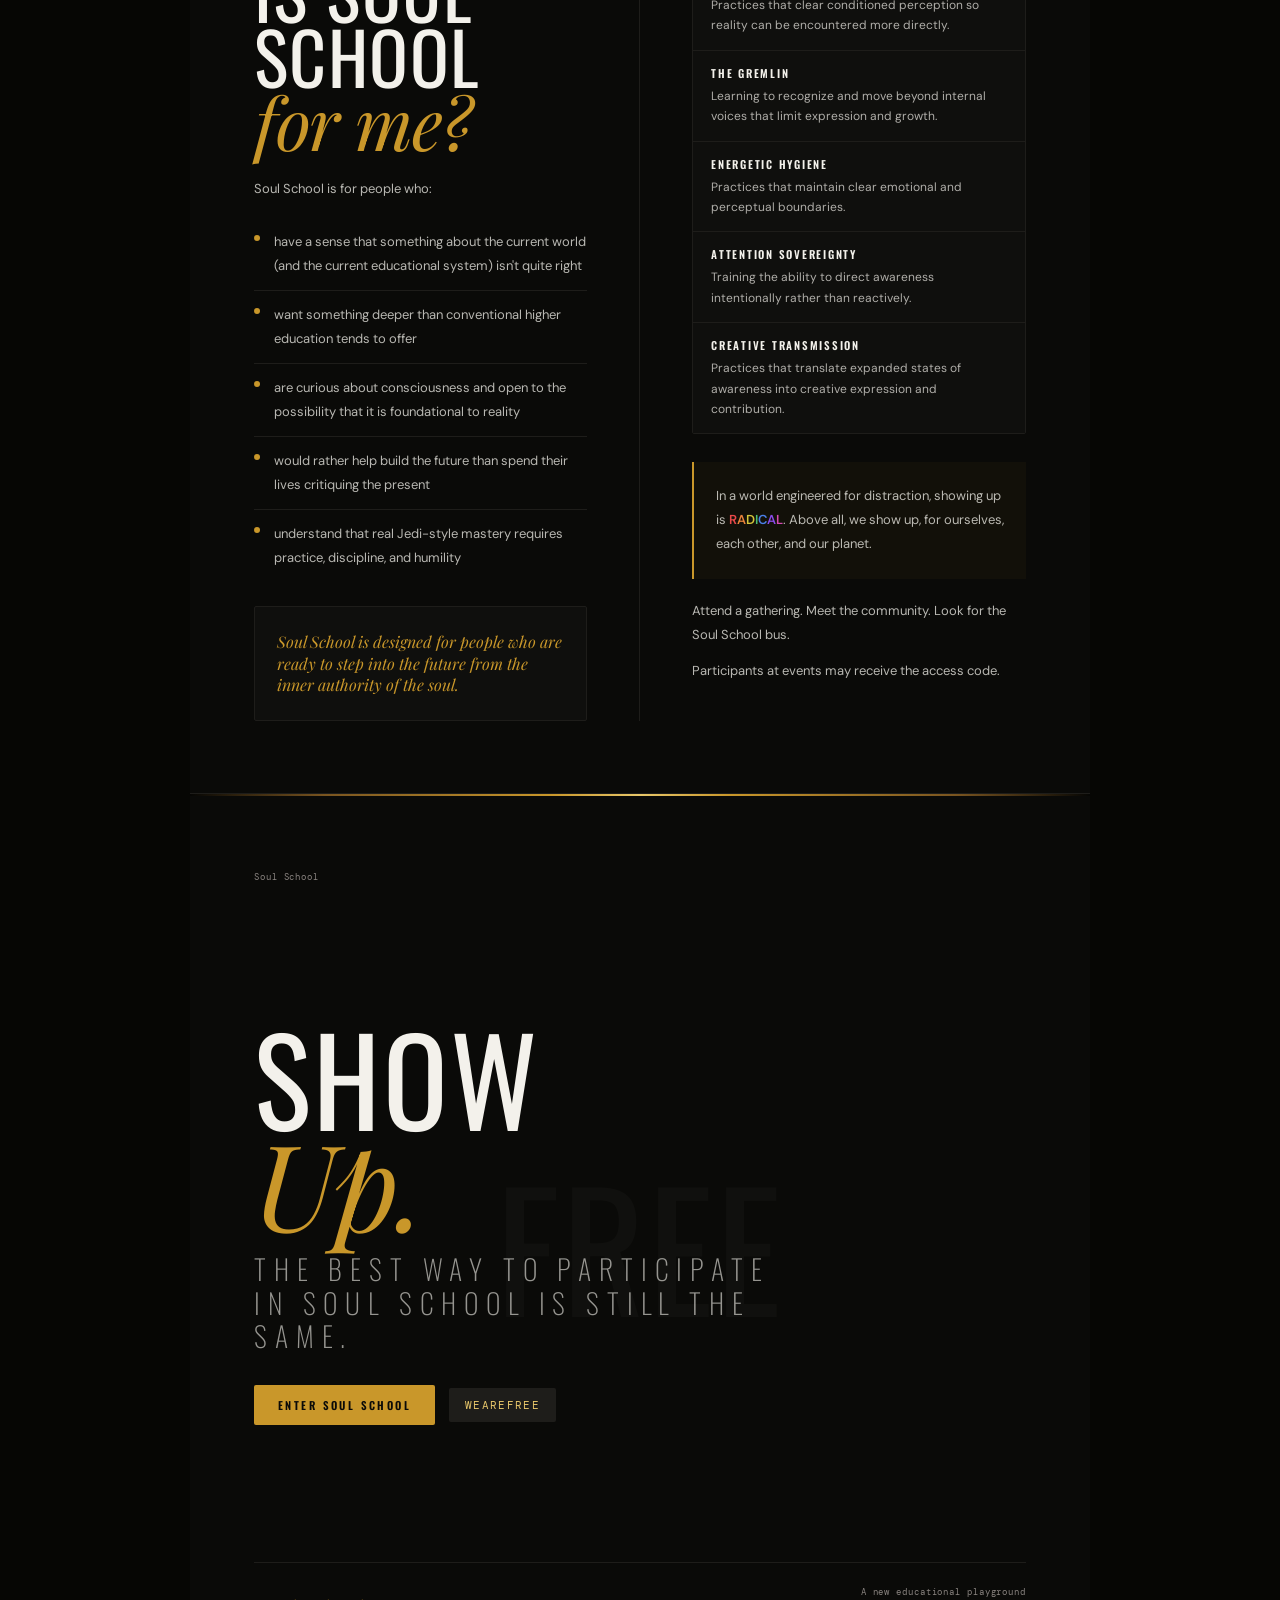
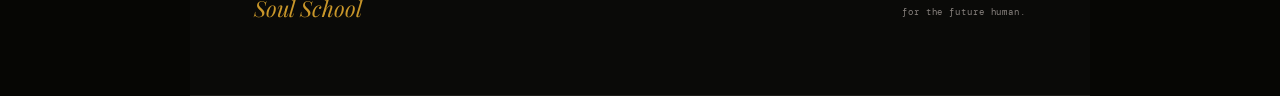
<file: zines/soul_school_font_zine.html>
<!DOCTYPE html>
<html lang="en">
<head>
<meta charset="UTF-8">
<meta name="viewport" content="width=device-width, initial-scale=1.0">
<title>Soul School — Sensual Serif Explorations</title>
<link href="https://fonts.googleapis.com/css2?family=Josefin+Sans:wght@100;300;400;600;700&family=Fraunces:ital,opsz,wght@0,9..144,300;0,9..144,400;0,9..144,700;1,9..144,300;1,9..144,400;1,9..144,700&family=Libre+Baskerville:ital,wght@0,400;0,700;1,400&family=Lora:ital,wght@0,400;0,500;0,600;1,400;1,500;1,600&family=Gilda+Display&family=Oswald:wght@200;300;400;600;700&family=Playfair+Display:ital,wght@0,400;0,700;1,400;1,700&family=DM+Sans:opsz,wght@9..40,300;9..40,400;9..40,500&family=DM+Mono:wght@300;400;500&display=swap" rel="stylesheet">
<style>
*, *::before, *::after { box-sizing: border-box; margin: 0; padding: 0; }

:root {
  --void: #0A0A08;
  --deep: #0F0F0D;
  --ember: #1E1D1A;
  --ash-light: #8A8480;
  --ancient: #7A5520;
  --gold: #C9972A;
  --luminous: #E8C76A;
  --soft: #F3F1EB;
  --green: #3D8C6A;
  --purple: #9333EA;
  --cyan: #00E5FF;
  --orange: #FF6B1A;
}

html { font-size: 16px; }
body { background: #060604; overflow-x: hidden; }

/* ── TABS ── */
.tabs {
  position: sticky; top: 0; z-index: 200;
  display: flex; background: #060604;
  border-bottom: 1px solid var(--ember);
  padding: 0 32px;
}
.tab {
  font-family: 'DM Mono', monospace;
  font-size: 9px; letter-spacing: 0.2em; text-transform: uppercase;
  color: var(--ash-light); padding: 14px 22px; cursor: pointer;
  border-bottom: 2px solid transparent;
  transition: color 0.2s, border-color 0.2s; white-space: nowrap;
}
.tab:hover { color: var(--soft); }
.tab.active { color: var(--gold); border-bottom-color: var(--gold); }

/* ── VERSION PANELS ── */
.version { display: none; }
.version.active { display: block; }

/* ── SHARED LAYOUT ── */
.zine { max-width: 900px; margin: 0 auto; }
.spread {
  min-height: 100vh; display: flex; flex-direction: column;
  justify-content: center; padding: 72px 64px;
  position: relative; overflow: hidden;
  background: var(--void); border-bottom: 1px solid var(--ember);
}
.cover { justify-content: space-between; padding: 56px 64px 48px; min-height: 100vh; }
.two-col { display: grid; grid-template-columns: 1fr 1fr; gap: 0; align-items: start; }
.col-l { padding-right: 52px; border-right: 1px solid rgba(201,151,42,0.14); }
.col-r { padding-left: 52px; }
.card-dark { background: var(--deep); border: 1px solid rgba(201,151,42,0.1); padding: 22px 20px; }
.card-grid { display: grid; grid-template-columns: 1fr 1fr; gap: 1px; background: var(--ember); border: 1px solid rgba(201,151,42,0.1); overflow: hidden; }
.card-cell { background: var(--deep); padding: 26px 24px; position: relative; overflow: hidden; }
.cell-ghost {
  position: absolute; right: 12px; bottom: -8px;
  font-family: 'DM Mono', monospace; font-size: 72px;
  color: rgba(90,86,80,0.05); pointer-events: none; user-select: none; line-height: 1;
}
.pillar-table { border-top: 1px solid rgba(201,151,42,0.1); }
.pillar-row {
  display: grid; grid-template-columns: 2px 1fr; gap: 22px;
  padding: 20px 0; border-bottom: 1px solid rgba(201,151,42,0.08); align-items: start;
}
.pillar-row:last-child { border-bottom: none; }
.pillar-stripe { border-radius: 1px; align-self: stretch; min-height: 14px; }
.list { display: flex; flex-direction: column; }
.list-row {
  display: grid; grid-template-columns: 8px 1fr; gap: 14px;
  padding: 11px 0; border-bottom: 1px solid rgba(90,86,80,0.1); align-items: start;
}
.list-row:last-child { border-bottom: none; }
.list-dot { width: 5px; height: 5px; border-radius: 50%; background: var(--gold); margin-top: 6px; flex-shrink: 0; }
.mono { font-family: 'DM Mono', monospace; font-size: 9px; color: var(--ash-light); letter-spacing: 0.1em; line-height: 2.2; }
.mono-tag { font-family: 'DM Mono', monospace; font-size: 10px; color: var(--luminous); letter-spacing: 0.14em; background: var(--ember); padding: 10px 16px; display: inline-block; }
.cover-top { display: flex; justify-content: space-between; }
.cover-bottom { display: flex; justify-content: space-between; align-items: flex-end; border-top: 1px solid rgba(201,151,42,0.12); padding-top: 20px; }
.close-bg {
  position: absolute; left: 50%; top: 50%; transform: translate(-50%, -50%);
  font-family: 'Josefin Sans', sans-serif; font-weight: 600; text-transform: uppercase;
  font-size: clamp(80px,15vw,160px); color: var(--soft); opacity: 0.022;
  user-select: none; pointer-events: none; white-space: nowrap; line-height: 1;
  letter-spacing: 0.08em;
}
.practices { border: 1px solid rgba(201,151,42,0.1); overflow: hidden; }
.practice-row { padding: 14px 18px; background: var(--deep); border-bottom: 1px solid rgba(201,151,42,0.08); }
.practice-row:last-child { border-bottom: none; }

/* Bauhaus bold+thin rule — same across all */
.gold-rule { max-width: 900px; margin: 0 auto; padding: 4px 0; background: var(--void); }
.gold-rule .lt { height: 2px; background: linear-gradient(90deg, transparent, var(--ancient) 20%, var(--gold) 45%, var(--luminous) 50%, var(--gold) 55%, var(--ancient) 80%, transparent); margin-bottom: 2px; }
.gold-rule .ln { height: 1px; background: linear-gradient(90deg, transparent, rgba(201,151,42,0.28) 30%, rgba(201,151,42,0.28) 70%, transparent); }

/* Bauhaus corners with gold dots — same across all */
.corner { position: absolute; width: 20px; height: 20px; }
.corner-tl { top: 24px; left: 24px; border-top: 2px solid var(--gold); border-left: 2px solid var(--gold); }
.corner-tr { top: 24px; right: 24px; border-top: 2px solid var(--gold); border-right: 2px solid var(--gold); }
.corner-bl { bottom: 24px; left: 24px; border-bottom: 2px solid var(--gold); border-left: 2px solid var(--gold); }
.corner-br { bottom: 24px; right: 24px; border-bottom: 2px solid var(--gold); border-right: 2px solid var(--gold); }
.corner::after { content: ''; position: absolute; width: 4px; height: 4px; border-radius: 50%; background: var(--gold); }
.corner-tl::after { top: -3px; left: -3px; }
.corner-tr::after { top: -3px; right: -3px; }
.corner-bl::after { bottom: -3px; left: -3px; }
.corner-br::after { bottom: -3px; right: -3px; }

/* ── JOSEFIN SANS structural type — same across all ── */
.j-display {
  font-family: 'Josefin Sans', sans-serif;
  font-size: clamp(64px, 11.5vw, 108px); font-weight: 600;
  letter-spacing: 0.08em; text-transform: uppercase;
  color: var(--soft); line-height: 0.88; display: block;
}
.j-display-md {
  font-family: 'Josefin Sans', sans-serif;
  font-size: clamp(36px, 6vw, 64px); font-weight: 600;
  letter-spacing: 0.08em; text-transform: uppercase;
  color: var(--soft); line-height: 0.9; display: block;
}
.j-section {
  font-family: 'Josefin Sans', sans-serif;
  font-size: 9px; font-weight: 300; letter-spacing: 0.42em;
  text-transform: uppercase; color: var(--ash-light);
  display: flex; align-items: center; gap: 16px; margin-bottom: 48px;
}
.j-section::before { content: ''; flex: none; width: 3px; height: 3px; background: var(--gold); border-radius: 50%; }
.j-section::after { content: ''; flex: 1; height: 1px; background: linear-gradient(90deg, rgba(201,151,42,0.3), transparent); }
.j-subhead { font-family: 'Josefin Sans', sans-serif; font-size: 9px; font-weight: 300; letter-spacing: 0.38em; text-transform: uppercase; color: var(--gold); margin-bottom: 16px; }
.j-practice { font-family: 'Josefin Sans', sans-serif; font-size: 10px; font-weight: 600; letter-spacing: 0.24em; text-transform: uppercase; color: var(--soft); margin-bottom: 4px; }
.j-cta { font-family: 'Josefin Sans', sans-serif; font-size: 10px; font-weight: 600; letter-spacing: 0.28em; text-transform: uppercase; color: var(--void); background: var(--gold); padding: 14px 28px; display: inline-block; }
.j-weare { font-family: 'Josefin Sans', sans-serif; font-size: 9px; font-weight: 300; letter-spacing: 0.42em; text-transform: uppercase; color: var(--gold); }
.j-tagline { font-family: 'Josefin Sans', sans-serif; font-size: 11px; font-weight: 300; letter-spacing: 0.32em; text-transform: uppercase; color: rgba(243,241,235,0.6); margin-top: 28px; }


/* ════════════════════════════════════════════
   S1 — FRAUNCES
   Optical variable serif. Goes liquid at display
   sizes. The italic feels like it's breathing.
   Most sensual of all variable fonts.
════════════════════════════════════════════ */
.s1 .s-gold    { font-family:'Fraunces',serif; font-size:clamp(68px,12.5vw,116px); font-style:italic; font-weight:300; color:var(--gold); line-height:0.88; letter-spacing:-0.015em; display:block; }
.s1 .s-gold-md { font-family:'Fraunces',serif; font-size:clamp(38px,6.5vw,68px); font-style:italic; font-weight:300; color:var(--gold); line-height:0.9; display:block; }
.s1 .s-body    { font-family:'Fraunces',serif; font-size:15px; font-weight:300; line-height:1.88; color:rgba(243,241,235,0.78); }
.s1 .s-pull    { font-family:'Fraunces',serif; font-style:italic; font-size:clamp(18px,2.8vw,28px); font-weight:300; color:var(--gold); line-height:1.38; }
.s1 .s-pillar  { font-family:'Fraunces',serif; font-size:22px; font-style:italic; font-weight:300; color:var(--soft); line-height:1.1; margin-bottom:5px; }
.s1 .s-pbody   { font-family:'Fraunces',serif; font-size:13px; font-weight:300; line-height:1.78; color:rgba(243,241,235,0.62); }
.s1 .s-mark    { font-family:'Fraunces',serif; font-style:italic; font-size:24px; font-weight:300; color:var(--gold); }
.s1 .s-ghost5  { font-family:'Fraunces',serif; font-style:italic; font-size:110px; font-weight:300; color:var(--luminous); opacity:0.07; line-height:1; }
.s1 .s-closesub { font-family:'Fraunces',serif; font-style:italic; font-size:15px; font-weight:300; color:var(--ash-light); margin-top:20px; letter-spacing:0.02em; }

/* ════════════════════════════════════════════
   S2 — LIBRE BASKERVILLE
   Full-bodied curves, generous ink weight.
   The italic is warm and physically present —
   feels like it was letterpress-printed.
════════════════════════════════════════════ */
.s2 .s-gold    { font-family:'Libre Baskerville',serif; font-size:clamp(58px,10.5vw,98px); font-style:italic; font-weight:400; color:var(--gold); line-height:0.92; letter-spacing:-0.01em; display:block; }
.s2 .s-gold-md { font-family:'Libre Baskerville',serif; font-size:clamp(32px,5.5vw,58px); font-style:italic; font-weight:400; color:var(--gold); line-height:0.94; display:block; }
.s2 .s-body    { font-family:'Libre Baskerville',serif; font-size:14px; font-weight:400; line-height:1.88; color:rgba(243,241,235,0.78); }
.s2 .s-pull    { font-family:'Libre Baskerville',serif; font-style:italic; font-size:clamp(16px,2.4vw,24px); font-weight:400; color:var(--gold); line-height:1.45; }
.s2 .s-pillar  { font-family:'Libre Baskerville',serif; font-size:20px; font-style:italic; font-weight:400; color:var(--soft); line-height:1.2; margin-bottom:5px; }
.s2 .s-pbody   { font-family:'Libre Baskerville',serif; font-size:13px; font-weight:400; line-height:1.78; color:rgba(243,241,235,0.62); }
.s2 .s-mark    { font-family:'Libre Baskerville',serif; font-style:italic; font-size:22px; font-weight:400; color:var(--gold); }
.s2 .s-ghost5  { font-family:'Libre Baskerville',serif; font-style:italic; font-size:110px; font-weight:400; color:var(--luminous); opacity:0.07; line-height:1; }
.s2 .s-closesub { font-family:'Libre Baskerville',serif; font-style:italic; font-size:14px; font-weight:400; color:var(--ash-light); margin-top:20px; }

/* ════════════════════════════════════════════
   S3 — LORA
   Designed for flowing on-screen reading.
   Calligraphic roots in every curve —
   the italic feels handwritten but refined.
════════════════════════════════════════════ */
.s3 .s-gold    { font-family:'Lora',serif; font-size:clamp(62px,11vw,102px); font-style:italic; font-weight:400; color:var(--gold); line-height:0.92; letter-spacing:-0.01em; display:block; }
.s3 .s-gold-md { font-family:'Lora',serif; font-size:clamp(36px,6vw,64px); font-style:italic; font-weight:400; color:var(--gold); line-height:0.94; display:block; }
.s3 .s-body    { font-family:'Lora',serif; font-size:15px; font-weight:400; line-height:1.88; color:rgba(243,241,235,0.78); }
.s3 .s-pull    { font-family:'Lora',serif; font-style:italic; font-size:clamp(17px,2.6vw,26px); font-weight:400; color:var(--gold); line-height:1.42; }
.s3 .s-pillar  { font-family:'Lora',serif; font-size:21px; font-style:italic; font-weight:400; color:var(--soft); line-height:1.15; margin-bottom:5px; }
.s3 .s-pbody   { font-family:'Lora',serif; font-size:13px; font-weight:400; line-height:1.78; color:rgba(243,241,235,0.62); }
.s3 .s-mark    { font-family:'Lora',serif; font-style:italic; font-size:23px; font-weight:400; color:var(--gold); }
.s3 .s-ghost5  { font-family:'Lora',serif; font-style:italic; font-size:110px; font-weight:400; color:var(--luminous); opacity:0.07; line-height:1; }
.s3 .s-closesub { font-family:'Lora',serif; font-style:italic; font-size:15px; font-weight:400; color:var(--ash-light); margin-top:20px; }

/* ════════════════════════════════════════════
   S4 — GILDA DISPLAY
   Art Nouveau-adjacent. Voluminous, uncommon.
   The curves are almost architectural —
   sensual in a way that feels structural.
════════════════════════════════════════════ */
.s4 .s-gold    { font-family:'Gilda Display',serif; font-size:clamp(66px,12vw,110px); font-style:normal; font-weight:400; color:var(--gold); line-height:0.9; letter-spacing:-0.01em; display:block; }
.s4 .s-gold-md { font-family:'Gilda Display',serif; font-size:clamp(40px,7vw,72px); font-style:normal; font-weight:400; color:var(--gold); line-height:0.92; display:block; }
.s4 .s-body    { font-family:'Gilda Display',serif; font-size:16px; font-weight:400; line-height:1.85; color:rgba(243,241,235,0.78); }
.s4 .s-pull    { font-family:'Gilda Display',serif; font-size:clamp(18px,2.8vw,28px); font-weight:400; color:var(--gold); line-height:1.38; }
.s4 .s-pillar  { font-family:'Gilda Display',serif; font-size:23px; font-weight:400; color:var(--soft); line-height:1.1; margin-bottom:5px; }
.s4 .s-pbody   { font-family:'Gilda Display',serif; font-size:14px; font-weight:400; line-height:1.75; color:rgba(243,241,235,0.62); }
.s4 .s-mark    { font-family:'Gilda Display',serif; font-size:26px; font-weight:400; color:var(--gold); }
.s4 .s-ghost5  { font-family:'Gilda Display',serif; font-size:110px; font-weight:400; color:var(--luminous); opacity:0.07; line-height:1; }
.s4 .s-closesub { font-family:'Gilda Display',serif; font-size:16px; font-weight:400; color:var(--ash-light); margin-top:20px; letter-spacing:0.02em; }

/* ════════════════════════════════════════════
   V1 — FLIPPED
   Gold italic = structural nouns (Soul, Core, Show)
   White Oswald = the descriptor words (School, Pillars., Up.)
════════════════════════════════════════════ */
.v1 .stencil-xl  { font-family:'Playfair Display',serif; font-size:clamp(72px,13vw,120px); font-style:italic; font-weight:400; color:var(--gold); line-height:0.88; letter-spacing:-0.02em; display:block; }
.v1 .italic-xl   { font-family:'Oswald',sans-serif; font-size:clamp(72px,13vw,120px); font-weight:400; letter-spacing:0.02em; text-transform:uppercase; color:var(--soft); line-height:0.88; display:block; }
.v1 .stencil-lg  { font-family:'Playfair Display',serif; font-size:clamp(40px,7vw,72px); font-style:italic; font-weight:400; color:var(--gold); line-height:0.9; letter-spacing:-0.02em; display:block; }
.v1 .italic-lg   { font-family:'Oswald',sans-serif; font-size:clamp(40px,7vw,72px); font-weight:400; letter-spacing:0.02em; text-transform:uppercase; color:var(--soft); line-height:0.9; display:block; }
.v1 .section-title { font-family:'Oswald',sans-serif; font-size:10px; font-weight:600; letter-spacing:0.32em; text-transform:uppercase; color:#8A8480; display:flex; align-items:center; gap:12px; margin-bottom:48px; }
.v1 .section-title::after { content:''; flex:1; height:1px; background:var(--ember); }
.v1 .body { font-family:'DM Sans',sans-serif; font-size:13px; font-weight:400; line-height:1.85; color:rgba(243,241,235,0.75); }
.v1 .italic-pull { font-family:'Playfair Display',serif; font-style:italic; font-size:clamp(18px,2.8vw,26px); font-weight:400; color:var(--gold); line-height:1.35; }
.v1 .v1-mono { font-family:'DM Mono',monospace; font-size:9px; color:#8A8480; letter-spacing:0.1em; line-height:2.2; }
.v1 .v1-mono-tag { font-family:'DM Mono',monospace; font-size:11px; color:var(--luminous); letter-spacing:0.12em; background:var(--ember); padding:10px 16px; border-radius:2px; display:inline-block; }
.v1 .v1-cta { font-family:'Oswald',sans-serif; font-size:11px; font-weight:600; letter-spacing:0.22em; text-transform:uppercase; color:var(--void); background:var(--gold); padding:12px 24px; border-radius:2px; display:inline-block; }
.v1 .pillar-name { font-family:'Playfair Display',serif; font-size:20px; font-style:italic; font-weight:400; color:var(--soft); line-height:1.1; margin-bottom:6px; }
.v1 .practice-name { font-family:'Oswald',sans-serif; font-size:11px; font-weight:600; letter-spacing:0.16em; text-transform:uppercase; color:var(--soft); margin-bottom:5px; }
.v1 .practice-desc { font-family:'DM Sans',sans-serif; font-size:12px; font-weight:400; line-height:1.7; color:rgba(243,241,235,0.7); }
.v1 .col-left { padding-right:52px; border-right:1px solid var(--ember); }
.v1 .col-right { padding-left:52px; }
.v1 .card-dark { background:var(--deep); border:1px solid var(--ember); border-radius:2px; padding:24px 22px; }
.v1 .card-grid { display:grid; grid-template-columns:1fr 1fr; gap:1px; background:var(--ember); border:1px solid var(--ember); border-radius:2px; overflow:hidden; }
.v1 .card-cell { background:var(--deep); padding:26px 24px; position:relative; overflow:hidden; }
.v1 .cell-ghost { position:absolute; right:8px; bottom:-14px; font-family:'DM Mono',monospace; font-size:80px; color:rgba(90,86,80,0.05); pointer-events:none; user-select:none; line-height:1; }
.v1 .pillar-table { border-top:1px solid var(--ember); }
.v1 .pillar-row { display:grid; grid-template-columns:3px 1fr; gap:20px; padding:20px 0; border-bottom:1px solid var(--ember); align-items:start; }
.v1 .pillar-row:last-child { border-bottom:none; }
.v1 .pillar-stripe { border-radius:2px; align-self:stretch; min-height:16px; }
.v1 .v1-list { display:flex; flex-direction:column; }
.v1 .list-row { display:grid; grid-template-columns:6px 1fr; gap:14px; padding:12px 0; border-bottom:1px solid var(--ember); align-items:start; }
.v1 .list-row:last-child { border-bottom:none; }
.v1 .list-dot { width:6px; height:6px; border-radius:50%; background:var(--gold); margin-top:5px; flex-shrink:0; }
.v1 .practices { border:1px solid var(--ember); border-radius:2px; overflow:hidden; }
.v1 .practice-row { padding:14px 18px; border-bottom:1px solid var(--ember); background:var(--deep); }
.v1 .practice-row:last-child { border-bottom:none; }
.v1 .v1-gold-rule { height:2px; background:linear-gradient(90deg,transparent,var(--ancient) 15%,var(--gold) 40%,var(--luminous) 50%,var(--gold) 60%,var(--ancient) 85%,transparent); max-width:900px; margin:0 auto; }
.v1 .close-bg-v1 { position:absolute; left:50%; top:50%; transform:translate(-50%,-50%); font-family:'Playfair Display',serif; font-style:italic; font-weight:400; font-size:clamp(80px,15vw,160px); color:var(--gold); opacity:0.06; user-select:none; pointer-events:none; white-space:nowrap; line-height:1; letter-spacing:-0.02em; }

/* ════════════════════════════════════════════
   V0 — ORIGINAL (Oswald × Playfair Display)
   White stencil at 400 weight — thinner, cooler
════════════════════════════════════════════ */
.v0 .stencil-xl {
  font-family: 'Oswald', sans-serif;
  font-size: clamp(72px, 13vw, 120px); font-weight: 400;
  letter-spacing: 0.02em; text-transform: uppercase;
  color: var(--soft); line-height: 0.88; display: block;
}
.v0 .italic-xl {
  font-family: 'Playfair Display', serif;
  font-size: clamp(72px, 13vw, 120px); font-style: italic; font-weight: 400;
  color: var(--gold); line-height: 0.88; letter-spacing: -0.02em; display: block;
}
.v0 .stencil-lg {
  font-family: 'Oswald', sans-serif;
  font-size: clamp(40px, 7vw, 72px); font-weight: 400;
  letter-spacing: 0.02em; text-transform: uppercase;
  color: var(--soft); line-height: 0.9; display: block;
}
.v0 .italic-lg {
  font-family: 'Playfair Display', serif;
  font-size: clamp(40px, 7vw, 72px); font-style: italic; font-weight: 400;
  color: var(--gold); line-height: 0.9; letter-spacing: -0.02em; display: block;
}
.v0 .section-title {
  font-family: 'Oswald', sans-serif; font-size: 10px; font-weight: 600;
  letter-spacing: 0.32em; text-transform: uppercase; color: #8A8480;
  display: flex; align-items: center; gap: 12px; margin-bottom: 48px;
}
.v0 .section-title::after { content: ''; flex: 1; height: 1px; background: var(--ember); }
.v0 .body {
  font-family: 'DM Sans', sans-serif; font-size: 13px; font-weight: 400;
  line-height: 1.85; color: rgba(243,241,235,0.75);
}
.v0 .italic-pull {
  font-family: 'Playfair Display', serif; font-style: italic;
  font-size: clamp(18px, 2.8vw, 26px); font-weight: 400;
  color: var(--gold); line-height: 1.35;
}
.v0 .v0-mono {
  font-family: 'DM Mono', monospace; font-size: 9px;
  color: #8A8480; letter-spacing: 0.1em; line-height: 2.2;
}
.v0 .v0-mono-tag {
  font-family: 'DM Mono', monospace; font-size: 11px;
  color: var(--luminous); letter-spacing: 0.12em;
  background: var(--ember); padding: 10px 16px; border-radius: 2px; display: inline-block;
}
.v0 .v0-cta {
  font-family: 'Oswald', sans-serif; font-size: 11px; font-weight: 600;
  letter-spacing: 0.22em; text-transform: uppercase;
  color: var(--void); background: var(--gold); padding: 12px 24px;
  border-radius: 2px; display: inline-block;
}
.v0 .pillar-name {
  font-family: 'Playfair Display', serif; font-size: 20px; font-style: italic;
  font-weight: 400; color: var(--soft); line-height: 1.1; margin-bottom: 6px;
}
.v0 .practice-name {
  font-family: 'Oswald', sans-serif; font-size: 11px; font-weight: 600;
  letter-spacing: 0.16em; text-transform: uppercase; color: var(--soft); margin-bottom: 5px;
}
.v0 .practice-desc {
  font-family: 'DM Sans', sans-serif; font-size: 12px; font-weight: 400;
  line-height: 1.7; color: rgba(243,241,235,0.7);
}
.v0 .col-left { padding-right: 52px; border-right: 1px solid var(--ember); }
.v0 .col-right { padding-left: 52px; }
.v0 .card-dark { background: var(--deep); border: 1px solid var(--ember); border-radius: 2px; padding: 24px 22px; }
.v0 .card-grid { display: grid; grid-template-columns: 1fr 1fr; gap: 1px; background: var(--ember); border: 1px solid var(--ember); border-radius: 2px; overflow: hidden; }
.v0 .card-cell { background: var(--deep); padding: 26px 24px; position: relative; overflow: hidden; }
.v0 .cell-ghost { position: absolute; right: 8px; bottom: -14px; font-family: 'DM Mono', monospace; font-size: 80px; color: rgba(90,86,80,0.05); pointer-events: none; user-select: none; line-height: 1; }
.v0 .pillar-table { border-top: 1px solid var(--ember); }
.v0 .pillar-row { display: grid; grid-template-columns: 3px 1fr; gap: 20px; padding: 20px 0; border-bottom: 1px solid var(--ember); align-items: start; }
.v0 .pillar-row:last-child { border-bottom: none; }
.v0 .pillar-stripe { border-radius: 2px; align-self: stretch; min-height: 16px; }
.v0 .v0-list { display: flex; flex-direction: column; }
.v0 .list-row { display: grid; grid-template-columns: 6px 1fr; gap: 14px; padding: 12px 0; border-bottom: 1px solid var(--ember); align-items: start; }
.v0 .list-row:last-child { border-bottom: none; }
.v0 .list-dot { width: 6px; height: 6px; border-radius: 50%; background: var(--gold); margin-top: 5px; flex-shrink: 0; }
.v0 .practices { border: 1px solid var(--ember); border-radius: 2px; overflow: hidden; }
.v0 .practice-row { padding: 14px 18px; border-bottom: 1px solid var(--ember); background: var(--deep); }
.v0 .practice-row:last-child { border-bottom: none; }
.v0 .v0-gold-rule { height: 2px; background: linear-gradient(90deg, transparent, var(--ancient) 15%, var(--gold) 40%, var(--luminous) 50%, var(--gold) 60%, var(--ancient) 85%, transparent); max-width: 900px; margin: 0 auto; }
.v0 .close-bg-v0 { position: absolute; left: 50%; top: 50%; transform: translate(-50%,-50%); font-family: 'Oswald', sans-serif; font-weight: 400; text-transform: uppercase; font-size: clamp(80px,15vw,160px); color: var(--soft); opacity: 0.022; user-select: none; pointer-events: none; white-space: nowrap; line-height: 1; letter-spacing: 0.02em; }

</style>
</head>
<body>

<div class="tabs">
  <div class="tab active" onclick="show('v0',this)">V0 — Original</div>
</div>

<div class="version v0 active" id="v-v0"><div class="zine">

<div class="spread" style="justify-content:space-between; padding:56px 64px 48px; min-height:100vh;">
  <div style="display:flex; justify-content:space-between;"><div class="v0-mono">Soul School</div><div class="v0-mono" style="text-align:right;">WEAREFREE</div></div>
  <div>
    <div style="margin-bottom:20px; display:flex; align-items:center; gap:12px;"><div style="width:32px;height:2px;background:var(--gold);"></div><span style="font-family:'Oswald',sans-serif;font-size:10px;font-weight:400;letter-spacing:0.38em;text-transform:uppercase;color:var(--gold);">Soul School</span></div>
    <span class="stencil-xl">Soul</span>
    <span class="italic-xl">School</span>
    <div style="font-family:'Oswald',sans-serif;font-size:13px;font-weight:200;letter-spacing:0.32em;text-transform:uppercase;color:rgba(243,241,235,0.6);margin-top:28px;">A new educational playground for the future human.</div>
  </div>
  <div style="display:flex;justify-content:space-between;align-items:flex-end;border-top:1px solid var(--ember);padding-top:20px;">
    <div class="v0-mono">Enter Soul School<br>What is Soul School?<br>Member Login</div>
    <div style="font-family:'Oswald',sans-serif;font-size:9px;font-weight:400;letter-spacing:0.28em;text-transform:uppercase;color:var(--gold);">WE ARE FREE</div>
  </div>
  <div style="height:2px;background:linear-gradient(90deg,var(--gold),var(--luminous),var(--gold));position:absolute;left:0;right:0;bottom:0;"></div>
</div>
<div class="v0-gold-rule"></div>

<div class="spread">
  <div class="section-title">The Era We're Entering</div>
  <div class="two-col">
    <div class="col-left">
      <span class="stencil-lg">The Era</span>
      <span class="italic-lg">We're Entering.</span>
      <div class="body" style="margin-top:28px;">We are living in an era of profound disorientation. The internet has connected us to everything while simultaneously disconnecting us from ourselves. Information is infinite, yet meaning is scarce.</div>
      <div class="body" style="margin-top:16px;">Artificial intelligence now surpasses human analytic capacity while human emotional maturity, perceptual clarity, and inner coherence remain underdeveloped.</div>
      <div class="card-dark" style="margin-top:24px;"><div class="body">The result is a widespread inability to sense what is real, meaningful, or aligned.</div></div>
    </div>
    <div class="col-right">
      <div style="font-family:'Oswald',sans-serif;font-size:10px;font-weight:400;letter-spacing:0.28em;text-transform:uppercase;color:var(--gold);margin-bottom:16px;">What's Broken in Higher Education</div>
      <div class="body">Most systems of traditional higher education were designed for an industrial world. They train the analytic intellect while neglecting the inner world — the place where perception, intuition, discernment, and emotional coherence actually live.</div>
      <div class="body" style="margin-top:16px;margin-bottom:14px;">As a result, many people enter adulthood without the ability to:</div>
      <div class="v0-list">
        <div class="list-row"><div class="list-dot"></div><div class="body" style="margin:0;">steward their attention</div></div>
        <div class="list-row"><div class="list-dot" style="background:var(--green);"></div><div class="body" style="margin:0;">regulate their nervous systems</div></div>
        <div class="list-row"><div class="list-dot" style="background:var(--purple);"></div><div class="body" style="margin:0;">interpret reality with discernment</div></div>
        <div class="list-row"><div class="list-dot" style="background:var(--cyan);"></div><div class="body" style="margin:0;">trust their intuition</div></div>
        <div class="list-row"><div class="list-dot" style="background:var(--orange);"></div><div class="body" style="margin:0;">build lives aligned with their values</div></div>
      </div>
    </div>
  </div>
</div>
<div class="v0-gold-rule"></div>

<div class="spread">
  <div class="section-title">Soul School Response</div>
  <div style="margin-bottom:44px;"><span class="stencil-lg">Soul School</span><span class="italic-lg">Response.</span></div>
  <div class="card-grid">
    <div class="card-cell"><div class="body">Soul School is a new model of higher education designed for the era we are entering.</div><div class="cell-ghost">New</div></div>
    <div class="card-cell"><div class="body">We cultivate the capacities machines cannot replicate and institutions rarely teach: discernment, intuition, embodied intelligence, inscendence, creative courage, and the ability to generate coherence within oneself and in community.</div><div class="cell-ghost">Free</div></div>
    <div class="card-cell"><div class="italic-pull">Our dream is simple: to support the emergence of grounded, coherent, joyful adults.</div><div class="cell-ghost">Joy</div></div>
    <div class="card-cell"><div class="body">Love and joy are the ground of this work.</div><div class="body" style="margin-top:12px;">Nervous system stability is the baseline that allows clarity, intuition, creativity, and courage to emerge.</div><div class="cell-ghost">Soul</div></div>
  </div>
</div>
<div class="v0-gold-rule"></div>

<div class="spread">
  <div class="section-title">Core Pillars</div>
  <div style="display:grid;grid-template-columns:1fr auto;align-items:end;margin-bottom:48px;">
    <div><span class="stencil-lg">Core</span><span class="italic-lg">Pillars.</span></div>
    <div style="font-family:'Playfair Display',serif;font-style:italic;font-size:120px;font-weight:400;color:var(--luminous);opacity:0.07;line-height:1;">5</div>
  </div>
  <div class="pillar-table">
    <div class="pillar-row"><div class="pillar-stripe" style="background:var(--green);"></div><div><div class="pillar-name">Nervous System Alchemy</div><div class="body">A settled nervous system gives people access to themselves. Regulation is not the end goal; it is the foundation that allows clarity, intuition, creativity, and courage to take root.</div></div></div>
    <div class="pillar-row"><div class="pillar-stripe" style="background:var(--purple);"></div><div><div class="pillar-name">Inscendence</div><div class="body">The inward movement of consciousness allowing the soul to inhabit the body more fully. Students learn to integrate soul and ego so that action arises from alignment rather than fear, performance, or conditioning.</div></div></div>
    <div class="pillar-row"><div class="pillar-stripe" style="background:var(--gold);"></div><div><div class="pillar-name">Sovereign Discernment</div><div class="body">The ability to sense what is true and aligned in a noisy world. Students learn how perception is shaped and how to recognize the inner signals that guide them toward clarity and integrity.</div></div></div>
    <div class="pillar-row"><div class="pillar-stripe" style="background:var(--orange);"></div><div><div class="pillar-name">Authentic Creative Expression</div><div class="body">When the soul is rooted in the body, expression becomes a form of coherence. Creative action, spoken truth, and relational presence allow inner insight to become visible and useful in the world.</div></div></div>
    <div class="pillar-row"><div class="pillar-stripe" style="background:var(--cyan);"></div><div><div class="pillar-name">Field Intelligence</div><div class="body">Human groups are living systems. Students learn to sense and participate in the shared field, co-creating environments of trust, creativity, and mutual uplift.</div></div></div>
  </div>
</div>
<div class="v0-gold-rule"></div>

<div class="spread">
  <div class="section-title">The Paradigm Shift</div>
  <div class="two-col">
    <div class="col-left">
      <span class="stencil-lg">The Paradigm</span>
      <span class="italic-lg">Shift.</span>
      <div class="body" style="margin-top:28px;">A growing body of research across neuroscience, physics, and consciousness studies points toward a profound shift in how we understand reality: consciousness is foundational.</div>
      <div class="body" style="margin-top:16px;">At a time when artificial intelligence is advancing rapidly, the leading edge of human evolution is the expansion of consciousness itself — yet most old-world institutions behave as if consciousness is not even a legitimate subject of study.</div>
    </div>
    <div class="col-right">
      <div style="display:grid;grid-template-columns:3px 1fr;gap:20px;align-items:stretch;">
        <div style="background:var(--gold);border-radius:2px;"></div>
        <div class="italic-pull">Soul School exists to train the capacities of expanded consciousness so that the future human can begin to take shape.</div>
      </div>
      <div class="card-dark" style="margin-top:28px;">
        <div class="body">Soul School is an educational experiment rooted in a simple recognition: consciousness is foundational to reality, and human development must begin there.</div>
        <div class="body" style="margin-top:14px;">From that foundation we explore expanded perception, discernment, authentic expression, and the creation of coherent communities capable of meeting the future with wisdom and care.</div>
      </div>
    </div>
  </div>
</div>
<div class="v0-gold-rule"></div>

<div class="spread">
  <div class="section-title">Is Soul School for me?</div>
  <div class="two-col">
    <div class="col-left">
      <span class="stencil-lg">Is Soul School</span>
      <span class="italic-lg">for me?</span>
      <div class="body" style="margin-top:24px;margin-bottom:16px;">Soul School is for people who:</div>
      <div class="v0-list">
        <div class="list-row"><div class="list-dot"></div><div class="body" style="margin:0;">have a sense that something about the current world (and the current educational system) isn't quite right</div></div>
        <div class="list-row"><div class="list-dot"></div><div class="body" style="margin:0;">want something deeper than conventional higher education tends to offer</div></div>
        <div class="list-row"><div class="list-dot"></div><div class="body" style="margin:0;">are curious about consciousness and open to the possibility that it is foundational to reality</div></div>
        <div class="list-row"><div class="list-dot"></div><div class="body" style="margin:0;">would rather help build the future than spend their lives critiquing the present</div></div>
        <div class="list-row"><div class="list-dot"></div><div class="body" style="margin:0;">understand that real Jedi-style mastery requires practice, discipline, and humility</div></div>
      </div>
      <div class="card-dark" style="margin-top:24px;">
        <div class="italic-pull" style="font-size:16px;">Soul School is designed for people who are ready to step into the future from the inner authority of the soul.</div>
      </div>
    </div>
    <div class="col-right">
      <div class="practices">
        <div class="practice-row"><div class="practice-name">Ungunking the Filter</div><div class="practice-desc">Practices that clear conditioned perception so reality can be encountered more directly.</div></div>
        <div class="practice-row"><div class="practice-name">The Gremlin</div><div class="practice-desc">Learning to recognize and move beyond internal voices that limit expression and growth.</div></div>
        <div class="practice-row"><div class="practice-name">Energetic Hygiene</div><div class="practice-desc">Practices that maintain clear emotional and perceptual boundaries.</div></div>
        <div class="practice-row"><div class="practice-name">Attention Sovereignty</div><div class="practice-desc">Training the ability to direct awareness intentionally rather than reactively.</div></div>
        <div class="practice-row"><div class="practice-name">Creative Transmission</div><div class="practice-desc">Practices that translate expanded states of awareness into creative expression and contribution.</div></div>
      </div>
      <div style="margin-top:28px;padding:22px;border-left:2px solid var(--gold);background:rgba(201,151,42,0.04);">
        <div class="body">In a world engineered for distraction, showing up is <span style="font-weight:600;"><span style="color:#e84949;">R</span><span style="color:#e8823a;">A</span><span style="color:#d4c43a;">D</span><span style="color:#4abd6f;">I</span><span style="color:#4a7fe8;">C</span><span style="color:#8a4ae8;">A</span><span style="color:#d44ab0;">L</span></span>. Above all, we show up, for ourselves, each other, and our planet.</div>
      </div>
      <div style="margin-top:20px;">
        <div class="body" style="margin-bottom:12px;">Attend a gathering. Meet the community. Look for the Soul School bus.</div>
        <div class="body">Participants at events may receive the access code.</div>
      </div>
    </div>
  </div>
</div>
<div class="v0-gold-rule"></div>

<div class="spread" style="justify-content:space-between;min-height:100vh;">
  <div class="close-bg-v0">FREE</div>
  <div class="v0-mono" style="position:relative;z-index:1;">Soul School</div>
  <div style="position:relative;z-index:1;">
    <span class="stencil-xl">Show</span>
    <span class="italic-xl">Up.</span>
    <div style="font-family:'Oswald',sans-serif;font-size:clamp(16px,3vw,28px);font-weight:200;letter-spacing:0.28em;text-transform:uppercase;color:rgba(243,241,235,0.6);line-height:1.2;margin-top:16px;max-width:560px;">The best way to participate in Soul School is still the same.</div>
    <div style="margin-top:32px;display:flex;gap:14px;align-items:center;flex-wrap:wrap;">
      <div class="v0-cta">Enter Soul School</div>
      <div class="v0-mono-tag">WEAREFREE</div>
    </div>
  </div>
  <div style="display:flex;justify-content:space-between;align-items:flex-end;border-top:1px solid var(--ember);padding-top:20px;position:relative;z-index:1;">
    <div style="font-family:'Playfair Display',serif;font-style:italic;font-size:22px;color:var(--gold);">Soul School</div>
    <div class="v0-mono" style="text-align:right;">A new educational playground<br>for the future human.</div>
  </div>
</div>

</div></div><!-- /v0 -->
<script>
function show(id, el) {
  document.querySelectorAll('.version').forEach(e => e.classList.remove('active'));
  document.querySelectorAll('.tab').forEach(e => e.classList.remove('active'));
  document.getElementById('v-' + id).classList.add('active');
  el.classList.add('active');
  window.scrollTo(0, 0);
}
</script>
</body>
</file>
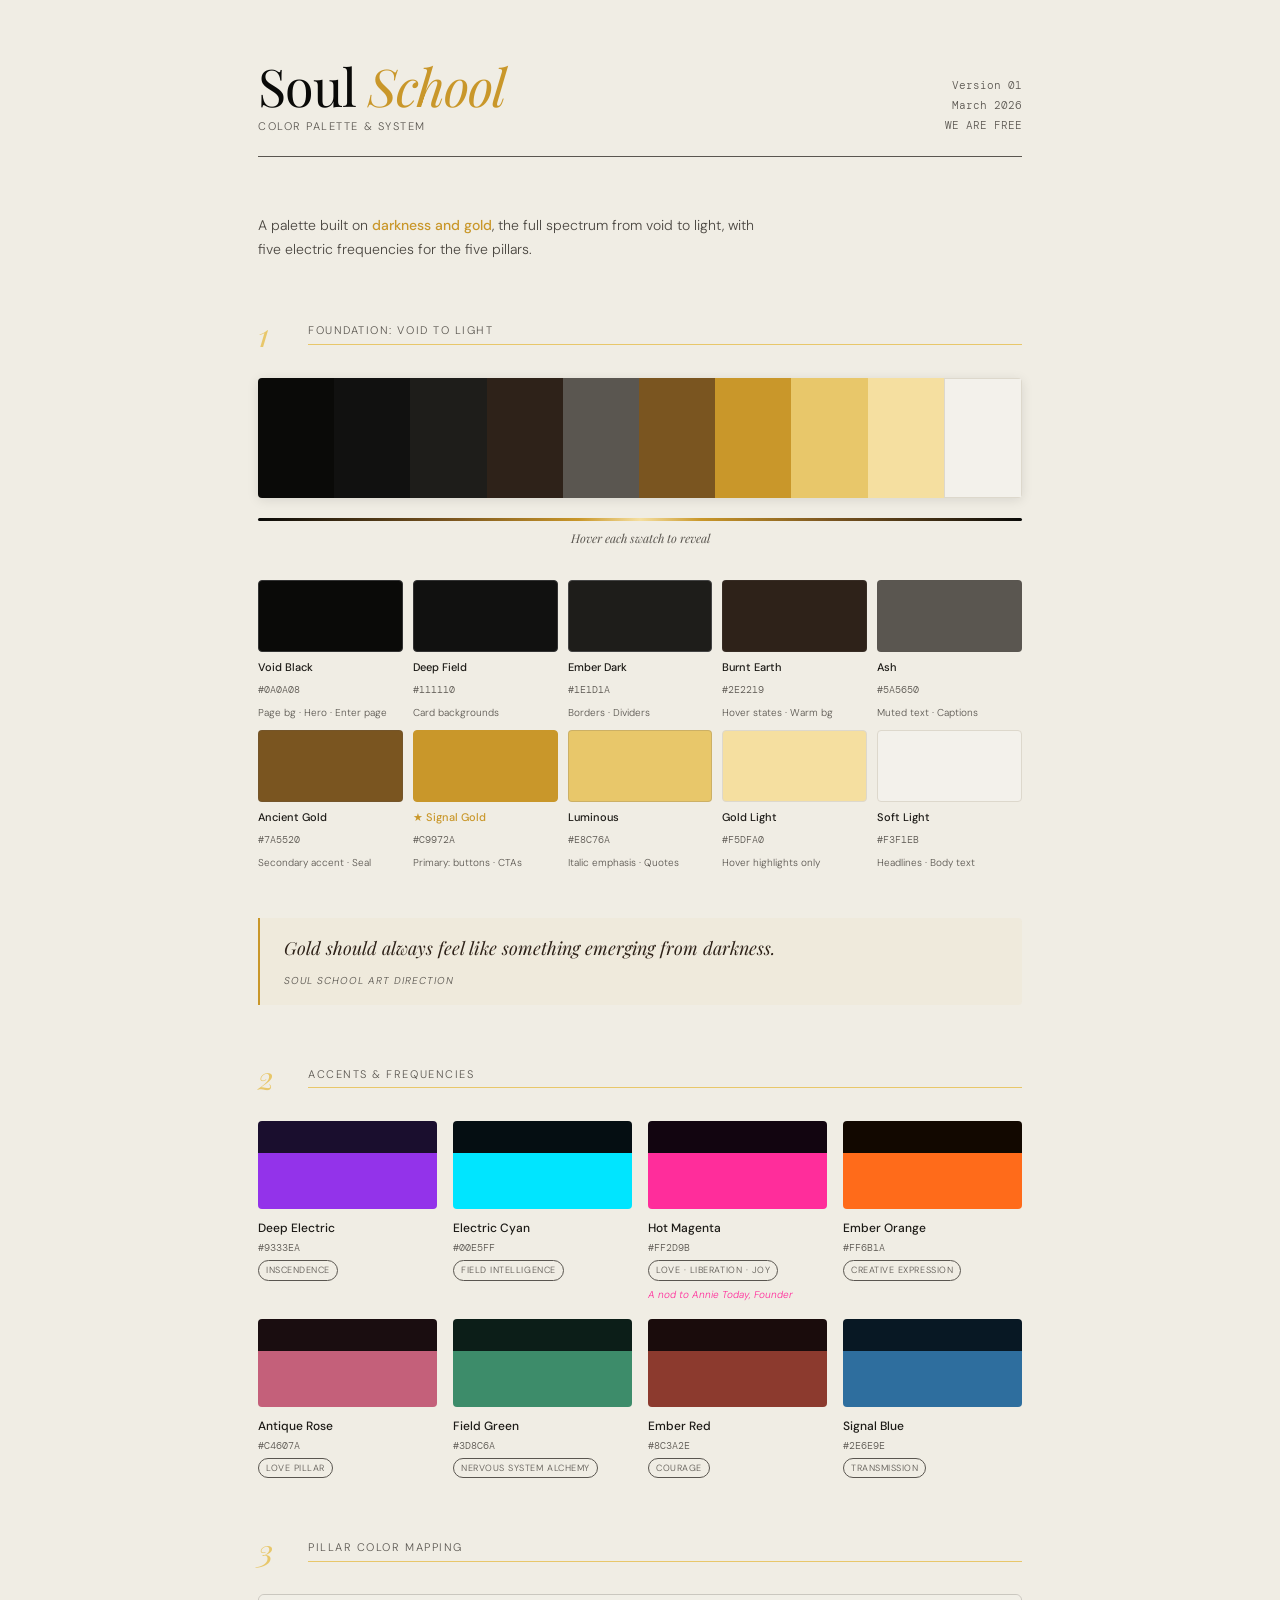
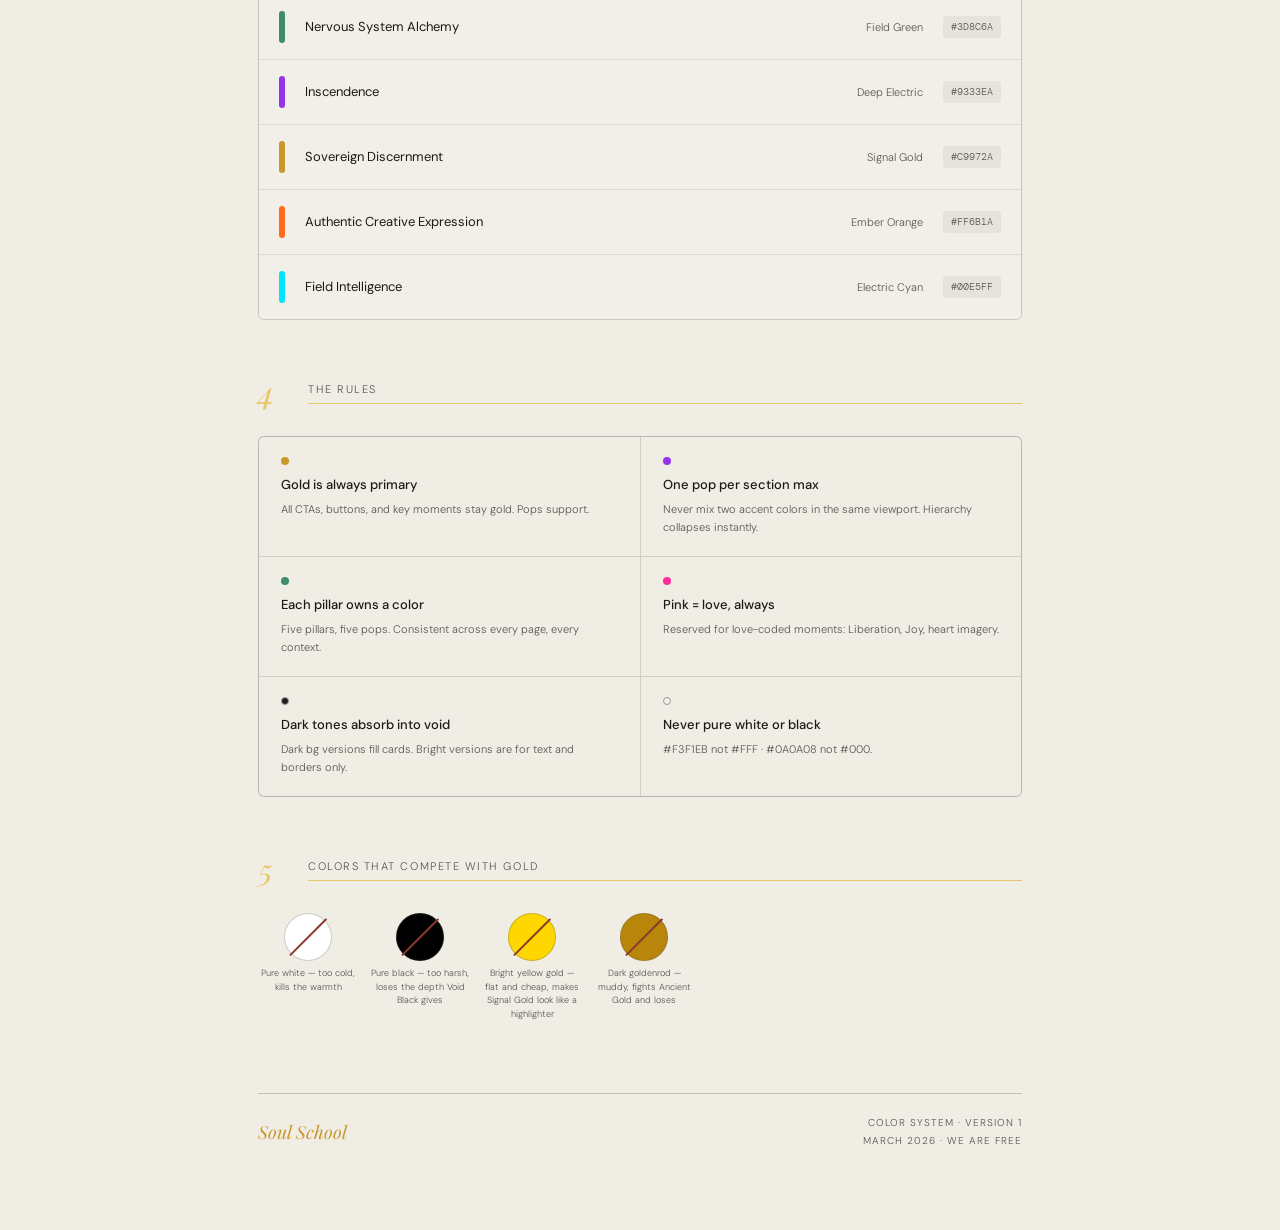
<file: zines/soul_school_palette_zine.html>
<!DOCTYPE html>
<html lang="en">
<head>
<meta charset="UTF-8">
<meta name="viewport" content="width=device-width, initial-scale=1.0">
<title>Soul School Color Palette</title>
<link href="https://fonts.googleapis.com/css2?family=Playfair+Display:ital,wght@0,400;0,700;1,400;1,700&family=DM+Sans:wght@300;400;500&family=DM+Mono:wght@300&display=swap" rel="stylesheet">
<style>
  *, *::before, *::after { box-sizing: border-box; margin: 0; padding: 0; }

  :root {
    --void: #0A0A08;
    --deep: #111110;
    --ember-dark: #1E1D1A;
    --burnt: #2E2219;
    --ash: #5A5650;
    --ancient: #7A5520;
    --gold: #C9972A;
    --luminous: #E8C76A;
    --peak: #F5DFA0;
    --soft: #F3F1EB;
    --paper: #F0EDE4;
    --ink: #1C1A16;
  }

  html { font-size: 16px; }

  body {
    background: var(--paper);
    color: var(--ink);
    font-family: 'DM Sans', sans-serif;
    font-weight: 300;
    line-height: 1.6;
    padding: 0;
  }

  /* ── PAGE WRAPPER ── */
  .page {
    max-width: 860px;
    margin: 0 auto;
    padding: 60px 48px 80px;
  }

  /* ── MASTHEAD ── */
  .masthead {
    display: grid;
    grid-template-columns: 1fr auto;
    align-items: end;
    border-bottom: 1px solid var(--ash);
    padding-bottom: 20px;
    margin-bottom: 56px;
    gap: 24px;
  }
  .masthead-left {}
  .masthead-title {
    font-family: 'Playfair Display', serif;
    font-size: 52px;
    font-weight: 400;
    line-height: 1;
    letter-spacing: -0.02em;
    color: var(--void);
    margin-bottom: 6px;
  }
  .masthead-title em {
    font-style: italic;
    color: var(--gold);
  }
  .masthead-sub {
    font-size: 11px;
    letter-spacing: 0.14em;
    text-transform: uppercase;
    color: var(--ash);
  }
  .masthead-right {
    text-align: right;
  }
  .masthead-date {
    font-family: 'DM Mono', monospace;
    font-size: 11px;
    color: var(--ash);
    line-height: 1.8;
  }

  /* ── SECTION HEADERS ── */
  .section-header {
    display: flex;
    align-items: center;
    gap: 14px;
    margin-bottom: 28px;
    margin-top: 56px;
  }
  .section-header:first-of-type { margin-top: 0; }
  .section-number {
    font-family: 'Playfair Display', serif;
    font-style: italic;
    font-size: 32px;
    color: var(--luminous);
    line-height: 1;
    width: 36px;
    flex-shrink: 0;
  }
  .section-title {
    font-size: 11px;
    letter-spacing: 0.14em;
    text-transform: uppercase;
    color: var(--ash);
    border-bottom: 1px solid var(--luminous);
    padding-bottom: 4px;
    flex: 1;
  }

  /* ── FOUNDATION STRIP ── */
  .foundation-strip {
    display: flex;
    height: 120px;
    border-radius: 4px;
    overflow: hidden;
    margin-bottom: 16px;
    box-shadow: 0 2px 12px rgba(10,10,8,0.10);
  }
  .foundation-strip .seg {
    flex: 1;
    position: relative;
  }
  .foundation-strip .seg:hover .seg-label { opacity: 1; transform: translateY(0); }
  .seg-label {
    position: absolute;
    bottom: 0; left: 0; right: 0;
    padding: 6px 6px 8px;
    opacity: 0;
    transform: translateY(4px);
    transition: all 0.2s ease;
    background: rgba(10,10,8,0.55);
  }
  .seg-name {
    display: block;
    font-size: 8px;
    font-weight: 500;
    letter-spacing: 0.06em;
    color: var(--soft);
    text-transform: uppercase;
    line-height: 1.3;
  }
  .seg-hex {
    display: block;
    font-family: 'DM Mono', monospace;
    font-size: 8px;
    color: var(--luminous);
    margin-top: 1px;
  }

  /* ── GOLD BAND ── */
  .gold-band {
    height: 3px;
    background: linear-gradient(90deg, #0A0A08 0%, #7A5520 25%, #C9972A 42%, #F5DFA0 50%, #C9972A 58%, #7A5520 75%, #0A0A08 100%);
    margin: 20px 0 8px;
    border-radius: 2px;
  }
  .gold-caption {
    font-family: 'Playfair Display', serif;
    font-style: italic;
    font-size: 12px;
    color: var(--ash);
    text-align: center;
    margin-bottom: 0;
  }

  /* ── FOUNDATION DETAIL GRID ── */
  .foundation-grid {
    display: grid;
    grid-template-columns: repeat(5, 1fr);
    gap: 10px;
    margin-top: 32px;
  }
  .f-card {
    display: flex;
    flex-direction: column;
    gap: 8px;
  }
  .f-swatch {
    height: 72px;
    border-radius: 4px;
    border: 0.5px solid rgba(90,86,80,0.2);
  }
  .f-name {
    font-size: 11px;
    font-weight: 500;
    color: var(--ink);
    line-height: 1.3;
  }
  .f-hex {
    font-family: 'DM Mono', monospace;
    font-size: 10px;
    color: var(--ash);
  }
  .f-use {
    font-size: 10px;
    color: var(--ash);
    line-height: 1.4;
  }
  .f-primary .f-name { color: var(--gold); font-weight: 500; }
  .f-primary .f-swatch { border-color: var(--gold); border-width: 1.5px; }

  /* ── ACCENTS ── */
  .accents-grid {
    display: grid;
    grid-template-columns: repeat(4, 1fr);
    gap: 16px;
  }
  .accent-card {
    display: flex;
    flex-direction: column;
  }
  .accent-dark {
    height: 32px;
    border-radius: 4px 4px 0 0;
  }
  .accent-bright {
    height: 56px;
    border-radius: 0 0 4px 4px;
    margin-bottom: 10px;
  }
  .accent-name {
    font-size: 12px;
    font-weight: 500;
    color: var(--ink);
    margin-bottom: 2px;
  }
  .accent-hex {
    font-family: 'DM Mono', monospace;
    font-size: 10px;
    color: var(--ash);
    margin-bottom: 4px;
  }
  .accent-tag {
    display: inline-block;
    font-size: 9px;
    letter-spacing: 0.06em;
    text-transform: uppercase;
    padding: 2px 7px;
    border-radius: 20px;
    border: 0.5px solid currentColor;
    color: var(--ash);
    width: fit-content;
  }

  /* ── PULLQUOTE ── */
  .pullquote {
    border-left: 2px solid var(--gold);
    padding: 16px 24px;
    margin: 48px 0;
    background: rgba(201,151,42,0.04);
    border-radius: 0 4px 4px 0;
  }
  .pullquote p {
    font-family: 'Playfair Display', serif;
    font-style: italic;
    font-size: 18px;
    line-height: 1.6;
    color: var(--burnt);
  }
  .pullquote cite {
    display: block;
    font-size: 10px;
    letter-spacing: 0.1em;
    text-transform: uppercase;
    color: var(--ash);
    margin-top: 10px;
  }

  /* ── PILLARS ── */
  .pillars-list {
    display: flex;
    flex-direction: column;
    gap: 0;
    border: 0.5px solid rgba(90,86,80,0.25);
    border-radius: 6px;
    overflow: hidden;
  }
  .pillar-row {
    display: grid;
    grid-template-columns: 6px 1fr auto auto;
    align-items: center;
    gap: 20px;
    padding: 16px 20px;
    border-bottom: 0.5px solid rgba(90,86,80,0.15);
    background: rgba(243,241,235,0.5);
    transition: background 0.15s;
  }
  .pillar-row:last-child { border-bottom: none; }
  .pillar-row:hover { background: rgba(243,241,235,1); }
  .pillar-stripe { height: 100%; border-radius: 3px; min-height: 32px; }
  .pillar-name {
    font-size: 13px;
    font-weight: 400;
    color: var(--ink);
  }
  .pillar-color-name {
    font-size: 11px;
    color: var(--ash);
  }
  .pillar-hex-tag {
    font-family: 'DM Mono', monospace;
    font-size: 10px;
    color: var(--ash);
    background: rgba(90,86,80,0.08);
    padding: 3px 8px;
    border-radius: 3px;
  }

  /* ── RULES ── */
  .rules-grid {
    display: grid;
    grid-template-columns: 1fr 1fr;
    gap: 1px;
    background: rgba(90,86,80,0.2);
    border: 0.5px solid rgba(90,86,80,0.2);
    border-radius: 6px;
    overflow: hidden;
  }
  .rule-cell {
    background: var(--paper);
    padding: 20px 22px;
  }
  .rule-dot {
    width: 8px;
    height: 8px;
    border-radius: 50%;
    margin-bottom: 10px;
  }
  .rule-title {
    font-size: 13px;
    font-weight: 500;
    color: var(--ink);
    margin-bottom: 5px;
  }
  .rule-desc {
    font-size: 11px;
    color: var(--ash);
    line-height: 1.6;
  }

  /* ── NEVER USE ── */
  .never-row {
    display: flex;
    gap: 12px;
    flex-wrap: wrap;
    align-items: flex-start;
  }
  .never-item {
    display: flex;
    flex-direction: column;
    align-items: center;
    gap: 6px;
    width: 100px;
  }
  .never-swatch {
    width: 48px;
    height: 48px;
    border-radius: 50%;
    border: 0.5px solid rgba(90,86,80,0.3);
    position: relative;
  }
  .never-swatch::after {
    content: '';
    position: absolute;
    top: 50%; left: 50%;
    width: 52px; height: 1.5px;
    background: #8C3A2E;
    transform: translate(-50%, -50%) rotate(-45deg);
    border-radius: 2px;
  }
  .never-label {
    font-size: 9px;
    text-align: center;
    color: var(--ash);
    line-height: 1.5;
  }

  /* ── FOOTER ── */
  .footer {
    margin-top: 72px;
    padding-top: 20px;
    border-top: 1px solid rgba(90,86,80,0.3);
    display: flex;
    justify-content: space-between;
    align-items: center;
  }
  .footer-mark {
    font-family: 'Playfair Display', serif;
    font-style: italic;
    font-size: 18px;
    color: var(--gold);
  }
  .footer-meta {
    font-size: 10px;
    letter-spacing: 0.1em;
    text-transform: uppercase;
    color: var(--ash);
    text-align: right;
    line-height: 1.8;
  }

  /* ── INTRO TEXT ── */
  .intro {
    max-width: 520px;
    margin-bottom: 48px;
  }
  .intro p {
    font-size: 14px;
    line-height: 1.75;
    color: #4A4640;
  }
  .intro strong {
    font-weight: 500;
    color: var(--gold);
  }

  @media print {
    body { background: white; }
    .page { padding: 40px; }
    .seg-label { opacity: 1; transform: none; }
  }
</style>
</head>
<body>
<div class="page">

  <!-- MASTHEAD -->
  <header class="masthead">
    <div class="masthead-left">
      <h1 class="masthead-title">Soul <em>School</em></h1>
      <p class="masthead-sub">Color Palette &amp; System</p>
    </div>
    <div class="masthead-right">
      <p class="masthead-date">Version 01<br>March 2026<br>WE ARE FREE</p>
    </div>
  </header>

  <!-- INTRO -->
  <div class="intro">
    <p>A palette built on <strong>darkness and gold</strong>, the full spectrum from void to light, with five electric frequencies for the five pillars.</p>
  </div>

  <!-- SECTION 1: FOUNDATION -->
  <div class="section-header">
    <span class="section-number">1</span>
    <span class="section-title">Foundation: Void to Light</span>
  </div>

  <!-- Big strip -->
  <div class="foundation-strip">
    <div class="seg" style="background:#0A0A08"><div class="seg-label"><span class="seg-name">Void Black</span><span class="seg-hex">#0A0A08</span></div></div>
    <div class="seg" style="background:#111110"><div class="seg-label"><span class="seg-name">Deep Field</span><span class="seg-hex">#111110</span></div></div>
    <div class="seg" style="background:#1E1D1A"><div class="seg-label"><span class="seg-name">Ember Dark</span><span class="seg-hex">#1E1D1A</span></div></div>
    <div class="seg" style="background:#2E2219"><div class="seg-label"><span class="seg-name">Burnt Earth</span><span class="seg-hex">#2E2219</span></div></div>
    <div class="seg" style="background:#5A5650"><div class="seg-label"><span class="seg-name">Ash</span><span class="seg-hex">#5A5650</span></div></div>
    <div class="seg" style="background:#7A5520"><div class="seg-label"><span class="seg-name">Ancient Gold</span><span class="seg-hex">#7A5520</span></div></div>
    <div class="seg" style="background:#C9972A"><div class="seg-label"><span class="seg-name">Signal Gold</span><span class="seg-hex">#C9972A</span></div></div>
    <div class="seg" style="background:#E8C76A"><div class="seg-label"><span class="seg-name">Luminous</span><span class="seg-hex">#E8C76A</span></div></div>
    <div class="seg" style="background:#F5DFA0"><div class="seg-label"><span class="seg-name">Gold Light</span><span class="seg-hex">#F5DFA0</span></div></div>
    <div class="seg" style="background:#F3F1EB; border:0.5px solid #ddd8cc"><div class="seg-label"><span class="seg-name">Soft Light</span><span class="seg-hex">#F3F1EB</span></div></div>
  </div>
  <div class="gold-band"></div>
  <p class="gold-caption">Hover each swatch to reveal</p>

  <!-- Detail grid -->
  <div class="foundation-grid">
    <div class="f-card">
      <div class="f-swatch" style="background:#0A0A08;border-color:#333;"></div>
      <div class="f-name">Void Black</div>
      <div class="f-hex">#0A0A08</div>
      <div class="f-use">Page bg · Hero · Enter page</div>
    </div>
    <div class="f-card">
      <div class="f-swatch" style="background:#111110;border-color:#333;"></div>
      <div class="f-name">Deep Field</div>
      <div class="f-hex">#111110</div>
      <div class="f-use">Card backgrounds</div>
    </div>
    <div class="f-card">
      <div class="f-swatch" style="background:#1E1D1A;border-color:#444;"></div>
      <div class="f-name">Ember Dark</div>
      <div class="f-hex">#1E1D1A</div>
      <div class="f-use">Borders · Dividers</div>
    </div>
    <div class="f-card">
      <div class="f-swatch" style="background:#2E2219;"></div>
      <div class="f-name">Burnt Earth</div>
      <div class="f-hex">#2E2219</div>
      <div class="f-use">Hover states · Warm bg</div>
    </div>
    <div class="f-card">
      <div class="f-swatch" style="background:#5A5650;"></div>
      <div class="f-name">Ash</div>
      <div class="f-hex">#5A5650</div>
      <div class="f-use">Muted text · Captions</div>
    </div>
    <div class="f-card">
      <div class="f-swatch" style="background:#7A5520;"></div>
      <div class="f-name">Ancient Gold</div>
      <div class="f-hex">#7A5520</div>
      <div class="f-use">Secondary accent · Seal</div>
    </div>
    <div class="f-card f-primary">
      <div class="f-swatch" style="background:#C9972A;"></div>
      <div class="f-name">★ Signal Gold</div>
      <div class="f-hex">#C9972A</div>
      <div class="f-use">Primary: buttons · CTAs</div>
    </div>
    <div class="f-card">
      <div class="f-swatch" style="background:#E8C76A;"></div>
      <div class="f-name">Luminous</div>
      <div class="f-hex">#E8C76A</div>
      <div class="f-use">Italic emphasis · Quotes</div>
    </div>
    <div class="f-card">
      <div class="f-swatch" style="background:#F5DFA0;border-color:#ddd8cc;"></div>
      <div class="f-name">Gold Light</div>
      <div class="f-hex">#F5DFA0</div>
      <div class="f-use">Hover highlights only</div>
    </div>
    <div class="f-card">
      <div class="f-swatch" style="background:#F3F1EB;border-color:#ddd8cc;"></div>
      <div class="f-name">Soft Light</div>
      <div class="f-hex">#F3F1EB</div>
      <div class="f-use">Headlines · Body text</div>
    </div>
  </div>

  <!-- PULLQUOTE -->
  <div class="pullquote">
    <p>Gold should always feel like something emerging from darkness.</p>
    <cite>Soul School Art Direction</cite>
  </div>

  <!-- SECTION 2: ELECTRIC ACCENTS -->
  <div class="section-header">
    <span class="section-number">2</span>
    <span class="section-title">Accents &amp; Frequencies</span>
  </div>

  <div class="accents-grid">
    <div class="accent-card">
      <div class="accent-dark" style="background:#1A0E2E;border-radius:4px 4px 0 0;"></div>
      <div class="accent-bright" style="background:#9333EA;"></div>
      <div class="accent-name">Deep Electric</div>
      <div class="accent-hex">#9333EA</div>
      <span class="accent-tag">Inscendence</span>
    </div>
    <div class="accent-card">
      <div class="accent-dark" style="background:#050E12;border-radius:4px 4px 0 0;"></div>
      <div class="accent-bright" style="background:#00E5FF;"></div>
      <div class="accent-name">Electric Cyan</div>
      <div class="accent-hex">#00E5FF</div>
      <span class="accent-tag">Field Intelligence</span>
    </div>
    <div class="accent-card">
      <div class="accent-dark" style="background:#120510;border-radius:4px 4px 0 0;"></div>
      <div class="accent-bright" style="background:#FF2D9B;"></div>
      <div class="accent-name">Hot Magenta</div>
      <div class="accent-hex">#FF2D9B</div>
      <span class="accent-tag">Love · Liberation · Joy</span>
      <div style="font-size:10px;color:#FF2D9B;margin-top:6px;font-style:italic;">A nod to Annie Today, Founder</div>
    </div>
    <div class="accent-card">
      <div class="accent-dark" style="background:#120800;border-radius:4px 4px 0 0;"></div>
      <div class="accent-bright" style="background:#FF6B1A;"></div>
      <div class="accent-name">Ember Orange</div>
      <div class="accent-hex">#FF6B1A</div>
      <span class="accent-tag">Creative Expression</span>
    </div>
    <div class="accent-card">
      <div class="accent-dark" style="background:#1A0D10;border-radius:4px 4px 0 0;"></div>
      <div class="accent-bright" style="background:#C4607A;"></div>
      <div class="accent-name">Antique Rose</div>
      <div class="accent-hex">#C4607A</div>
      <span class="accent-tag">Love Pillar</span>
    </div>
    <div class="accent-card">
      <div class="accent-dark" style="background:#0C1E18;border-radius:4px 4px 0 0;"></div>
      <div class="accent-bright" style="background:#3D8C6A;"></div>
      <div class="accent-name">Field Green</div>
      <div class="accent-hex">#3D8C6A</div>
      <span class="accent-tag">Nervous System Alchemy</span>
    </div>
    <div class="accent-card">
      <div class="accent-dark" style="background:#1A0C0C;border-radius:4px 4px 0 0;"></div>
      <div class="accent-bright" style="background:#8C3A2E;"></div>
      <div class="accent-name">Ember Red</div>
      <div class="accent-hex">#8C3A2E</div>
      <span class="accent-tag">Courage</span>
    </div>
    <div class="accent-card">
      <div class="accent-dark" style="background:#081824;border-radius:4px 4px 0 0;"></div>
      <div class="accent-bright" style="background:#2E6E9E;"></div>
      <div class="accent-name">Signal Blue</div>
      <div class="accent-hex">#2E6E9E</div>
      <span class="accent-tag">Transmission</span>
    </div>
  </div>

  <!-- SECTION 3: PILLARS -->
  <div class="section-header">
    <span class="section-number">3</span>
    <span class="section-title">Pillar Color Mapping</span>
  </div>

  <div class="pillars-list">
    <div class="pillar-row">
      <div class="pillar-stripe" style="background:#3D8C6A;"></div>
      <div class="pillar-name">Nervous System Alchemy</div>
      <div class="pillar-color-name">Field Green</div>
      <div class="pillar-hex-tag">#3D8C6A</div>
    </div>
    <div class="pillar-row">
      <div class="pillar-stripe" style="background:#9333EA;"></div>
      <div class="pillar-name">Inscendence</div>
      <div class="pillar-color-name">Deep Electric</div>
      <div class="pillar-hex-tag">#9333EA</div>
    </div>
    <div class="pillar-row">
      <div class="pillar-stripe" style="background:#C9972A;"></div>
      <div class="pillar-name">Sovereign Discernment</div>
      <div class="pillar-color-name">Signal Gold</div>
      <div class="pillar-hex-tag">#C9972A</div>
    </div>
    <div class="pillar-row">
      <div class="pillar-stripe" style="background:#FF6B1A;"></div>
      <div class="pillar-name">Authentic Creative Expression</div>
      <div class="pillar-color-name">Ember Orange</div>
      <div class="pillar-hex-tag">#FF6B1A</div>
    </div>
    <div class="pillar-row">
      <div class="pillar-stripe" style="background:#00E5FF;"></div>
      <div class="pillar-name">Field Intelligence</div>
      <div class="pillar-color-name">Electric Cyan</div>
      <div class="pillar-hex-tag">#00E5FF</div>
    </div>
  </div>

  <!-- SECTION 4: RULES -->
  <div class="section-header">
    <span class="section-number">4</span>
    <span class="section-title">The Rules</span>
  </div>

  <div class="rules-grid">
    <div class="rule-cell">
      <div class="rule-dot" style="background:#C9972A;"></div>
      <div class="rule-title">Gold is always primary</div>
      <div class="rule-desc">All CTAs, buttons, and key moments stay gold. Pops support.</div>
    </div>
    <div class="rule-cell">
      <div class="rule-dot" style="background:#9333EA;"></div>
      <div class="rule-title">One pop per section max</div>
      <div class="rule-desc">Never mix two accent colors in the same viewport. Hierarchy collapses instantly.</div>
    </div>
    <div class="rule-cell">
      <div class="rule-dot" style="background:#3D8C6A;"></div>
      <div class="rule-title">Each pillar owns a color</div>
      <div class="rule-desc">Five pillars, five pops. Consistent across every page, every context.</div>
    </div>
    <div class="rule-cell">
      <div class="rule-dot" style="background:#FF2D9B;"></div>
      <div class="rule-title">Pink = love, always</div>
      <div class="rule-desc">Reserved for love-coded moments: Liberation, Joy, heart imagery.</div>
    </div>
    <div class="rule-cell">
      <div class="rule-dot" style="background:#1E1D1A; border:0.5px solid #999;"></div>
      <div class="rule-title">Dark tones absorb into void</div>
      <div class="rule-desc">Dark bg versions fill cards. Bright versions are for text and borders only.</div>
    </div>
    <div class="rule-cell">
      <div class="rule-dot" style="background:#F3F1EB; border:0.5px solid #999;"></div>
      <div class="rule-title">Never pure white or black</div>
      <div class="rule-desc">#F3F1EB not #FFF · #0A0A08 not #000.</div>
    </div>
  </div>

  <!-- SECTION 5: COLORS THAT COMPETE -->
  <div class="section-header">
    <span class="section-number">5</span>
    <span class="section-title">Colors that compete with gold</span>
  </div>

  <div class="never-row">
    <div class="never-item">
      <div class="never-swatch" style="background:#FFFFFF;"></div>
      <div class="never-label">Pure white — too cold, kills the warmth</div>
    </div>
    <div class="never-item">
      <div class="never-swatch" style="background:#000000;"></div>
      <div class="never-label">Pure black — too harsh, loses the depth Void Black gives</div>
    </div>
    <div class="never-item">
      <div class="never-swatch" style="background:#FFD700;"></div>
      <div class="never-label">Bright yellow gold — flat and cheap, makes Signal Gold look like a highlighter</div>
    </div>
    <div class="never-item">
      <div class="never-swatch" style="background:#B8860B;"></div>
      <div class="never-label">Dark goldenrod — muddy, fights Ancient Gold and loses</div>
    </div>

  </div>

  <!-- FOOTER -->
  <footer class="footer">
    <span class="footer-mark">Soul School</span>
    <div class="footer-meta">
      Color System · Version 1<br>
      March 2026 · WE ARE FREE
    </div>
  </footer>

</div>
</body>
</html>
</file>
<file: styles/main.css>
/* ── Soul School · main.css ── */

/* ── Accessibility utility ── */
.visually-hidden {
  position: absolute;
  width: 1px;
  height: 1px;
  padding: 0;
  margin: -1px;
  overflow: hidden;
  clip: rect(0, 0, 0, 0);
  white-space: nowrap;
  border: 0;
}

@import url('https://fonts.googleapis.com/css2?family=Josefin+Sans:ital,wght@0,100;0,200;0,300;0,400;0,600;0,700;1,300;1,400&family=Playfair+Display:ital,wght@0,400;0,700;1,400;1,700&display=swap');

:root {
  color-scheme: dark;
  --void: #0A0A08;
  --deep: #0F0F0D;
  --ember: #1E1D1A;
  --ember-dark: #1e1d1a;
  --burnt: #2e2219;
  --ash: #5a5650;
  --ash-light: #8A8480;
  --ancient: #7a5520;
  --gold: #C9972A;
  --luminous: #E8C76A;
  --peak: #f5dfa0;
  --soft: #F3F1EB;
  --ink: #1c1a16;
}

*, *::before, *::after {
  box-sizing: border-box;
}

body {
  margin: 0;
  min-height: 100vh;
  font-family: 'Josefin Sans', sans-serif;
  color: var(--soft);
  background: linear-gradient(
    160deg,
    #0A0A08 0%,
    #111110 40%,
    #1E1D1A 75%,
    #2E2219 100%
  );
  background-attachment: fixed;
}

/* ── Layout ── */

.page-center {
  min-height: 100vh;
  display: flex;
  align-items: center;
  justify-content: center;
  text-align: center;
  padding: 2rem 1rem;
}

.hero-card {
  width: min(760px, 92vw);
  padding: 2.5rem 1.5rem;
}

.content-card {
  max-width: 640px;
}

/* ── Typography ── */

h1 {
  margin: 0 0 1rem;
  font-family: 'Josefin Sans', sans-serif;
  font-size: clamp(2.2rem, 7vw, 4rem);
  font-weight: 700;
  letter-spacing: 0.06em;
  line-height: 1.15;
  color: var(--soft);
}

h2 {
  margin-top: 0.6rem;
  margin-bottom: 1.6rem;
  font-family: 'Josefin Sans', sans-serif;
  font-size: clamp(1.1rem, 2.5vw, 1.55rem);
  font-weight: 600;
  letter-spacing: 0.06em;
  color: var(--luminous);
}

h3 {
  font-family: 'Josefin Sans', sans-serif;
  font-size: clamp(1rem, 2vw, 1.25rem);
  font-weight: 600;
  letter-spacing: 0.05em;
  color: var(--peak);
  margin-top: 0;
  margin-bottom: 0.4rem;
}

p {
  font-family: 'Josefin Sans', sans-serif;
  font-size: clamp(1rem, 1.8vw, 1.2rem);
  font-weight: 300;
  line-height: 1.75;
  margin-top: 0.8rem;
  margin-bottom: 1rem;
  color: var(--soft);
}

label {
  font-family: 'Josefin Sans', sans-serif;
  font-size: 0.72rem;
  letter-spacing: 0.16em;
  text-transform: uppercase;
  color: var(--luminous);
  font-weight: 600;
}

/* ── Eyebrow / section label ── */

.eyebrow {
  display: block;
  font-family: 'Josefin Sans', sans-serif;
  font-size: 0.65rem;
  letter-spacing: 0.28em;
  text-transform: uppercase;
  color: var(--gold);
  margin-bottom: 1.1rem;
  opacity: 0.85;
}

/* ── Gold divider rule (small, centered) ── */

.gold-rule {
  display: flex;
  flex-direction: column;
  gap: 4px;
  width: 60px;
  margin: 1.4rem auto;
}

.gold-rule .lt {
  height: 2px;
  background: linear-gradient(90deg, transparent, var(--gold), transparent);
}

.gold-rule .ln {
  height: 1px;
  background: linear-gradient(90deg, transparent, rgba(201, 151, 42, 0.35), transparent);
}

/* ── Buttons ── */

.button-group {
  display: flex;
  flex-direction: column;
  gap: 0.8rem;
  align-items: center;
}

.btn {
  display: inline-flex;
  align-items: center;
  justify-content: center;
  border: 1px solid rgba(245, 223, 160, 0.45);
  border-radius: 999px;
  color: var(--soft);
  background: rgba(30, 29, 26, 0.68);
  text-decoration: none;
  cursor: pointer;
  padding: 0.85rem 1.6rem;
  min-width: 240px;
  font-family: 'Josefin Sans', sans-serif;
  font-size: 0.75rem;
  font-weight: 600;
  letter-spacing: 0.18em;
  text-transform: uppercase;
  transition: background 0.2s ease, transform 0.2s ease, border-color 0.2s ease;
}

.btn:hover,
.btn:focus-visible {
  background: rgba(90, 86, 80, 0.45);
  border-color: var(--luminous);
  transform: translateY(-1px);
}

.btn-primary {
  background: var(--gold);
  border-color: var(--peak);
  color: var(--ink);
}

.btn-primary:hover,
.btn-primary:focus-visible {
  background: var(--luminous);
  border-color: var(--peak);
  color: var(--ink);
}

.btn-secondary {
  background: rgba(17, 17, 16, 0.8);
  border-color: rgba(232, 199, 106, 0.45);
}

.btn-close {
  position: absolute;
  top: 0.6rem;
  right: 0.7rem;
  width: 2rem;
  height: 2rem;
  border: 0;
  border-radius: 999px;
  background: transparent;
  color: var(--luminous);
  font-size: 1.5rem;
  line-height: 1;
  cursor: pointer;
  transition: background 0.2s;
}

.btn-close:hover,
.btn-close:focus-visible {
  background: rgba(232, 199, 106, 0.16);
}

/* ── Forms ── */

.stacked-form {
  text-align: left;
  width: min(420px, 92vw);
  margin: 1.2rem auto 1.6rem;
  display: grid;
  gap: 0.65rem;
}

input {
  border: 1px solid rgba(245, 223, 160, 0.35);
  border-radius: 10px;
  background: rgba(17, 17, 16, 0.85);
  color: var(--soft);
  padding: 0.75rem 0.8rem;
  font-family: 'Josefin Sans', sans-serif;
  font-size: 1rem;
  transition: border-color 0.2s;
}

input:focus {
  outline: none;
  border-color: var(--gold);
}

input::placeholder {
  color: var(--ash);
  font-style: italic;
}

.error-message {
  min-height: 1.15rem;
  margin: 0.1rem 0 0.4rem;
  color: #c4607a;
  font-family: 'Josefin Sans', sans-serif;
  font-size: 0.82rem;
  letter-spacing: 0.04em;
}

/* ── Modal ── */

.modal {
  position: fixed;
  inset: 0;
  display: none;
  align-items: center;
  justify-content: center;
  padding: 1rem;
  background: rgba(10, 10, 8, 0.82);
  backdrop-filter: blur(4px);
}

.modal.open {
  display: flex;
}

.modal-content {
  position: relative;
  width: min(420px, 92vw);
  padding: 1.6rem;
  border-radius: 16px;
  border: 1px solid rgba(232, 199, 106, 0.28);
  background: var(--deep);
  text-align: left;
  box-shadow: 0 16px 40px rgba(10, 10, 8, 0.5);
}

.modal-content h3 {
  margin-top: 0;
  margin-bottom: 0.2rem;
}

.modal-copy {
  margin-top: 0;
  margin-bottom: 1rem;
  color: var(--peak);
  font-style: italic;
}

.modal-actions {
  display: flex;
  gap: 0.7rem;
  margin-top: 0.8rem;
}

/* ── Corner decorations ── */

.corner-tl,
.corner-tr,
.corner-bl,
.corner-br {
  position: absolute;
  width: 20px;
  height: 20px;
}

.corner-tl { top: 0; left: 0; border-top: 1px solid var(--gold); border-left: 1px solid var(--gold); }
.corner-tr { top: 0; right: 0; border-top: 1px solid var(--gold); border-right: 1px solid var(--gold); }
.corner-bl { bottom: 0; left: 0; border-bottom: 1px solid var(--gold); border-left: 1px solid var(--gold); }
.corner-br { bottom: 0; right: 0; border-bottom: 1px solid var(--gold); border-right: 1px solid var(--gold); }

.corner-tl::before,
.corner-tr::before,
.corner-bl::before,
.corner-br::before {
  content: '';
  position: absolute;
  width: 4px;
  height: 4px;
  background: var(--gold);
  border-radius: 50%;
}

.corner-tl::before { top: -2px; left: -2px; }
.corner-tr::before { top: -2px; right: -2px; }
.corner-bl::before { bottom: -2px; left: -2px; }
.corner-br::before { bottom: -2px; right: -2px; }

/* ── Utility ── */

.sr-only {
  position: absolute;
  width: 1px;
  height: 1px;
  padding: 0;
  margin: -1px;
  overflow: hidden;
  clip: rect(0, 0, 0, 0);
  border: 0;
}

/* ── Bullet point color pops ── */
ul li::marker              { color: #C9972A; }
ul li:nth-child(4n+2)::marker { color: #9333EA; }
ul li:nth-child(4n+3)::marker { color: #3D8C6A; }
ul li:nth-child(4n+4)::marker { color: #FF2D9B; }

/* ── RADICAL rainbow text ── */
.radical {
  background: linear-gradient(90deg, #e84949, #e8823a, #d4c43a, #4abd6f, #4a7fe8, #8a4ae8, #d44ab0);
  -webkit-background-clip: text;
  -webkit-text-fill-color: transparent;
  background-clip: text;
  font-weight: 700;
}

/* ── Logo ── */
.logo {
  display: block;
  margin: 0 auto;
  width: 45vw;
  max-width: 100vw;
  height: auto;
}

/* ── Mobile ── */

@media (max-width: 560px) {
  .modal-actions {
    flex-direction: column;
  }

  .btn {
    width: 100%;
    min-width: 0;
  }

  .logo {
    width: 90vw;
  }
}

/* ── Site navigation ── */

.site-nav {
  position: fixed;
  top: 0; left: 0; right: 0;
  display: flex;
  align-items: center;
  justify-content: space-between;
  padding: 20px 64px;
  background: rgba(10, 10, 8, 0.72);
  backdrop-filter: blur(12px);
  -webkit-backdrop-filter: blur(12px);
  border-bottom: 1px solid var(--ember);
  z-index: 100;
}

.site-nav-logo {
  font-family: 'Playfair Display', serif;
  font-style: italic;
  color: var(--gold);
  font-size: 20px;
  text-decoration: none;
}

/* ── Page-wide utility classes ── */

.wearefree-tag {
  font-family: 'Josefin Sans', monospace;
  font-size: 0.65rem;
  letter-spacing: 0.28em;
  color: rgba(201, 151, 42, 0.6);
  text-transform: uppercase;
}

.section-label {
  font-family: 'Josefin Sans', monospace;
  font-size: 0.7rem;
  letter-spacing: 0.22em;
  text-transform: uppercase;
  color: var(--gold);
  margin: 0 0 20px;
}

.body-text {
  font-family: 'Josefin Sans', sans-serif;
  font-size: 1.1rem;
  line-height: 1.75;
  color: var(--soft);
  margin: 0 0 20px;
}

.stencil {
  font-family: 'Josefin Sans', sans-serif;
  font-weight: 700;
  letter-spacing: 0.18em;
  text-transform: uppercase;
  color: var(--soft);
  margin: 0 0 16px;
  line-height: 1.1;
}

.italic-gold {
  font-family: 'Josefin Sans', sans-serif;
  font-style: italic;
  font-weight: 300;
  color: var(--gold);
  margin: 0 0 16px;
  line-height: 1.2;
}

.btn-pill {
  display: inline-flex;
  align-items: center;
  justify-content: center;
  border: 1px solid rgba(245, 223, 160, 0.45);
  border-radius: 999px;
  color: var(--soft);
  background: rgba(30, 29, 26, 0.68);
  text-decoration: none;
  cursor: pointer;
  padding: 8px 20px;
  font-family: 'Josefin Sans', sans-serif;
  font-size: 0.75rem;
  font-weight: 600;
  letter-spacing: 0.18em;
  text-transform: uppercase;
  transition: background 0.2s ease, border-color 0.2s ease;
}

.btn-pill:hover {
  background: rgba(90, 86, 80, 0.45);
  border-color: var(--luminous);
}

/* ── Full-width gold rule ── */

.gold-rule-full {
  width: 100%;
  height: 1px;
  background: linear-gradient(90deg, transparent, rgba(201, 151, 42, 0.35), transparent);
  border: none;
  margin: 0;
}

/* ── Event cards (shared: index + portal) ── */

.event-cards {
  display: grid;
  grid-template-columns: repeat(3, minmax(0, 1fr));
  grid-auto-rows: 1fr;
  gap: 24px;
  align-items: stretch;
  overflow-x: hidden;
}

.event-card {
  background: var(--deep);
  border: 1px solid rgba(201, 151, 42, 0.2);
  border-radius: 16px;
  padding: 28px 28px 32px;
  display: flex;
  flex-direction: column;
  gap: 8px;
  height: 100%;
  box-sizing: border-box;
  min-width: 0;
  overflow-wrap: break-word;
  word-break: break-word;
}

.event-title {
  font-family: 'Josefin Sans', sans-serif;
  font-weight: 600;
  font-size: clamp(14px, 1.4vw, 18px);
  letter-spacing: 0.02em;
  color: var(--soft);
  margin: 0;
}

.event-meta {
  font-family: 'Josefin Sans', sans-serif;
  font-weight: 300;
  font-size: clamp(10px, 1vw, 12px);
  letter-spacing: 0.06em;
  color: rgba(243, 241, 235, 0.5);
  text-transform: uppercase;
  margin: 0;
}

.event-location {
  font-family: 'Josefin Sans', sans-serif;
  font-weight: 400;
  font-size: clamp(11px, 1.1vw, 13px);
  letter-spacing: 0.02em;
  color: rgba(243, 241, 235, 0.55);
  margin: 0;
}

.event-desc {
  font-family: 'Josefin Sans', sans-serif;
  font-weight: 300;
  font-size: clamp(11px, 1.1vw, 13px);
  letter-spacing: 0;
  color: rgba(243, 241, 235, 0.6);
  line-height: 1.7;
  margin: 4px 0 0;
}

.event-card--loading {
  pointer-events: none;
}

.event-skel {
  border-radius: 6px;
  background: linear-gradient(
    90deg,
    rgba(201, 151, 42, 0.06) 25%,
    rgba(201, 151, 42, 0.12) 50%,
    rgba(201, 151, 42, 0.06) 75%
  );
  background-size: 200% 100%;
  animation: skel-shimmer 1.4s ease infinite;
}

.event-skel--title { height: 18px; width: 75%; }
.event-skel--meta  { height: 11px; width: 55%; margin-top: 4px; }
.event-skel--desc  { height: 11px; width: 90%; margin-top: 8px; }

@keyframes skel-shimmer {
  0%   { background-position: 200% 0; }
  100% { background-position: -200% 0; }
}

.event-no-results {
  font-family: 'Josefin Sans', sans-serif;
  font-weight: 300;
  font-size: clamp(11px, 1.1vw, 13px);
  color: rgba(243, 241, 235, 0.45);
  letter-spacing: 0.06em;
  margin: 0;
  grid-column: 1 / -1;
}

/* ── Site footer ── */

.site-footer {
  background: transparent;
  border-top: 1px solid var(--ember);
  padding: 24px 64px;
  display: flex;
  justify-content: space-between;
  align-items: center;
}

.site-footer-logo {
  font-family: 'Josefin Sans', sans-serif;
  font-style: italic;
  font-weight: 300;
  font-size: 16px;
  color: rgba(201, 151, 42, 0.5);
}

.site-footer-copy {
  font-family: 'Josefin Sans', monospace;
  font-size: 0.65rem;
  letter-spacing: 0.28em;
  text-transform: uppercase;
  color: rgba(138, 132, 128, 0.4);
}

@media (max-width: 768px) {
  .event-cards {
    grid-template-columns: 1fr;
  }
}

@media (max-width: 560px) {
  .site-nav { padding: 16px 24px; }
  .site-footer { padding: 24px 24px; flex-direction: column; gap: 12px; text-align: center; }
}
</file>
<file: styles/soul-school-portal.css>
/* ── Soul School · soul-school-portal.css ── */
/* Page-specific styles for the member portal.
   Shared nav, utility, and footer classes live in main.css. */

/* ── Section layout ── */

.portal-section {
  padding: 80px 64px;
  background: var(--void);
}

.portal-section-heading {
  font-family: 'Josefin Sans', sans-serif;
  font-weight: 300;
  font-size: clamp(28px, 4vw, 44px);
  color: var(--soft);
  margin: 0 0 40px;
}

/* ── Calendar: 7-day week grid ── */

.portal-week-wrapper {
  background: rgba(17, 17, 16, 0.45);
  border: 1px solid rgba(201, 151, 42, 0.15);
  border-radius: 16px;
  overflow: hidden;
  max-width: 900px;
}

.portal-week-header {
  display: grid;
  grid-template-columns: repeat(7, 1fr);
  background: rgba(201, 151, 42, 0.08);
  border-bottom: 1px solid rgba(201, 151, 42, 0.12);
}

.portal-week-day-label {
  font-family: 'DM Mono', monospace;
  font-size: 0.6rem;
  letter-spacing: 0.18em;
  text-transform: uppercase;
  color: var(--ash);
  text-align: center;
  padding: 0.7rem 0;
}

.portal-week-grid {
  display: grid;
  grid-template-columns: repeat(7, 1fr);
}

.portal-week-day {
  min-height: 100px;
  border-right: 1px solid rgba(201, 151, 42, 0.07);
  padding: 0.6rem 0.5rem;
  position: relative;
}

.portal-week-day:last-child {
  border-right: none;
}

.portal-week-day.portal-week-today {
  background: rgba(201, 151, 42, 0.1);
}

.portal-week-day.portal-week-today .portal-day-num {
  color: var(--gold);
  font-weight: 700;
}

.portal-day-num {
  font-family: 'DM Mono', monospace;
  font-size: 0.65rem;
  letter-spacing: 0.06em;
  color: var(--ash);
  display: block;
}

/* ── Upcoming events list (pill style, matches calendar.html) ── */

.portal-events-list {
  max-width: 760px;
}

.pill-event-card {
  display: flex;
  justify-content: space-between;
  align-items: center;
  background: var(--deep);
  border: 1px solid rgba(201, 151, 42, 0.2);
  border-radius: 999px;
  padding: 18px 36px;
  box-shadow: 0 0 14px rgba(201, 151, 42, 0.12);
  margin-bottom: 16px;
}

.pill-event-title {
  font-family: 'Josefin Sans', sans-serif;
  font-style: italic;
  font-weight: 300;
  font-size: 17px;
  color: var(--soft);
}

.pill-event-date {
  font-family: 'DM Mono', monospace;
  font-size: 0.7rem;
  letter-spacing: 0.22em;
  text-transform: uppercase;
  color: var(--ash-light);
}

/* ── Soul Practices ── */

.portal-practice-cta {
  font-family: 'Josefin Sans', sans-serif;
  font-style: italic;
  font-weight: 300;
  font-size: clamp(36px, 5vw, 64px);
  color: var(--luminous);
  margin: 0 0 48px;
  line-height: 1.1;
}

.portal-practices-grid {
  display: grid;
  grid-template-columns: repeat(3, 1fr);
  gap: 2px;
  background: var(--ember);
  border: 1px solid rgba(201, 151, 42, 0.1);
  max-width: 1100px;
}

.portal-practice-card {
  background: var(--deep);
  padding: 32px 28px;
  display: flex;
  flex-direction: column;
  gap: 16px;
}

.portal-practice-name {
  font-family: 'Josefin Sans', sans-serif;
  font-style: italic;
  font-weight: 300;
  font-size: 18px;
  color: var(--soft);
  display: block;
}

.portal-practice-desc {
  font-family: 'DM Sans', sans-serif;
  font-size: 14px;
  color: var(--ash-light);
  line-height: 1.65;
  margin: 0;
  flex: 1;
}

.portal-soundcloud-placeholder {
  border: 1px dashed rgba(201, 151, 42, 0.25);
  border-radius: 8px;
  padding: 18px 16px;
  text-align: center;
  color: var(--ash);
  font-family: 'DM Mono', monospace;
  font-size: 0.72rem;
  letter-spacing: 0.1em;
  margin-top: auto;
}

/* ── Booking placeholder ── */

.portal-booking-placeholder {
  border: 1px dashed rgba(201, 151, 42, 0.25);
  border-radius: 12px;
  padding: 60px 40px;
  max-width: 560px;
  margin: 0 auto;
  text-align: center;
}

/* ── Story of Why: section blocks ── */

.portal-why-block {
  max-width: 760px;
  margin-bottom: 72px;
}

.portal-why-split {
  display: grid;
  grid-template-columns: 1fr 1fr;
  gap: 0;
  max-width: 1200px;
  margin: 0 auto 72px;
}

.portal-why-split-left {
  border-right: 1px solid rgba(201, 151, 42, 0.14);
  padding-right: 52px;
}

.portal-why-split-right {
  padding-left: 52px;
}

/* ── Mobile ── */

@media (max-width: 768px) {
  .portal-section {
    padding: 60px 24px;
  }

  .portal-practices-grid {
    grid-template-columns: 1fr;
  }

  .portal-why-split {
    grid-template-columns: 1fr;
  }

  .portal-why-split-left {
    border-right: none;
    border-bottom: 1px solid rgba(201, 151, 42, 0.14);
    padding-right: 0;
    padding-bottom: 40px;
    margin-bottom: 40px;
  }

  .portal-why-split-right {
    padding-left: 0;
  }

  .pill-event-card {
    flex-direction: column;
    align-items: flex-start;
    gap: 8px;
    border-radius: 20px;
    padding: 18px 24px;
  }

  .portal-week-day {
    min-height: 70px;
  }
}
</file>
<file: styles/enter.css>
/* ── Soul School · enter.css ── */

@import url('main.css');

/* ── Enter page main layout ── */

.enter-main {
  min-height: 100vh;
  display: flex;
  flex-direction: column;
  justify-content: center;
  align-items: center;
  text-align: center;
  background: transparent;
  padding: 80px 64px 64px;
}

/* ── Access code form ── */

.access-form {
  display: flex;
  flex-direction: column;
  align-items: center;
  gap: 16px;
}

.access-input {
  background: transparent;
  border: 1px solid rgba(201, 151, 42, 0.3);
  border-radius: 999px;
  padding: 14px 32px;
  color: var(--soft);
  font-family: 'Josefin Sans', monospace;
  font-size: 12px;
  letter-spacing: 0.18em;
  text-align: center;
  width: 280px;
  outline: none;
  transition: border-color 0.2s, box-shadow 0.2s;
}

.access-input:focus {
  border-color: var(--gold);
  box-shadow: 0 0 12px rgba(201, 151, 42, 0.2);
}

/* ── Error message ── */

.enter-error {
  display: none;
  font-family: 'Josefin Sans', monospace;
  font-size: 11px;
  letter-spacing: 0.12em;
  color: rgba(201, 151, 42, 0.6);
  margin-top: 16px;
}
</file>
<file: styles/member-portal.css>
/* ── Soul School · member-portal.css ── */

@import url('main.css');

/* ── Under construction layout ── */

.under-construction-main {
  min-height: 100vh;
  display: flex;
  flex-direction: column;
  justify-content: center;
  align-items: center;
  text-align: center;
  background: transparent;
  padding: 80px 64px 64px;
  gap: 20px;
}

.under-construction-heading {
  font-family: 'Josefin Sans', sans-serif;
  font-weight: 700;
  font-size: clamp(22px, 4vw, 48px);
  letter-spacing: 0.06em;
  color: var(--cream);
  margin: 0;
}

.under-construction-sub {
  font-family: 'Josefin Sans', sans-serif;
  font-weight: 200;
  font-size: clamp(12px, 1.6vw, 16px);
  letter-spacing: 0.16em;
  text-transform: uppercase;
  color: rgba(243, 241, 235, 0.45);
  margin: 0;
}
</file>
<file: styles/what-is-soul-school.css>
/* ── Soul School · what-is-soul-school.css ── */

@import url('main.css');

/* ══════════════════════════════════════════
   HERO
══════════════════════════════════════════ */

.wiss-hero {
  background: transparent;
  padding: 120px 64px 72px;
  text-align: center;
}

.wiss-heading {
  font-family: 'Josefin Sans', sans-serif;
  font-weight: 700;
  font-size: clamp(28px, 5vw, 64px);
  letter-spacing: 0.06em;
  color: var(--cream);
  margin: 0 auto 24px;
  max-width: 860px;
  line-height: 1.15;
}

.wiss-subheading {
  font-family: 'Josefin Sans', sans-serif;
  font-weight: 200;
  font-size: clamp(13px, 1.8vw, 20px);
  letter-spacing: 0.18em;
  text-transform: uppercase;
  color: rgba(243, 241, 235, 0.6);
  margin: 0 auto;
  max-width: 600px;
}

/* ══════════════════════════════════════════
   EVENT CARDS  (mirrors index.css cards)
══════════════════════════════════════════ */

.wiss-events {
  background: transparent;
  padding: 48px 64px 72px;
}

/* ══════════════════════════════════════════
   CAROUSEL  (placeholder)
   Images will load from assets/carousel-images/
══════════════════════════════════════════ */

.wiss-carousel-section {
  background: transparent;
  padding: 64px 0;
  overflow: hidden;
}

.wiss-carousel {
  display: flex;
  gap: 16px;
  padding: 0 64px;
  overflow-x: auto;
  scroll-snap-type: x mandatory;
  -webkit-overflow-scrolling: touch;
}

.wiss-carousel::-webkit-scrollbar {
  height: 4px;
}

.wiss-carousel::-webkit-scrollbar-track {
  background: transparent;
}

.wiss-carousel::-webkit-scrollbar-thumb {
  background: rgba(201, 151, 42, 0.3);
  border-radius: 2px;
}

/* Carousel images */
.carousel-image {
  flex-shrink: 0;
  width: 360px;
  height: 240px;
  object-fit: cover;
  border-radius: 8px;
  scroll-snap-align: start;
}

/* ══════════════════════════════════════════
   YOUTUBE VIDEO
══════════════════════════════════════════ */

.wiss-video-section {
  background: transparent;
  padding: 72px 64px 32px;
  display: flex;
  flex-direction: column;
  align-items: center;
  gap: 2vh;
}

.wiss-video-wrap {
  width: 100%;
  max-width: 900px;
  aspect-ratio: 16 / 9;
  border-radius: 8px;
  overflow: hidden;
  border: 1px solid rgba(201, 151, 42, 0.15);
}

.wiss-video-iframe {
  width: 100%;
  height: 100%;
  display: block;
}

.wiss-video-credit {
  font-family: 'Josefin Sans', sans-serif;
  font-weight: 300;
  font-size: 11px;
  letter-spacing: 0.14em;
  text-transform: uppercase;
  color: rgba(243, 241, 235, 0.4);
  margin: 0;
}

/* ══════════════════════════════════════════
   WE ARE FREE IMAGE
══════════════════════════════════════════ */

.wiss-wearefree-section {
  background: transparent;
  padding: 72px 64px;
  display: flex;
  justify-content: center;
}

.wiss-wearefree-img {
  width: 100%;
  max-width: 800px;
  height: auto;
  display: block;
}

/* ══════════════════════════════════════════
   BOOK A CALL
══════════════════════════════════════════ */

.wiss-booking-section {
  background: transparent;
  padding: 72px 64px 96px;
  text-align: center;
  display: flex;
  flex-direction: column;
  align-items: center;
  gap: 28px;
}

.wiss-booking-prompt {
  font-family: 'Josefin Sans', sans-serif;
  font-weight: 200;
  font-size: clamp(18px, 3vw, 36px);
  letter-spacing: 0.16em;
  text-transform: uppercase;
  color: rgba(243, 241, 235, 0.8);
  margin: 0;
}

/* ══════════════════════════════════════════
   SOUNDCLOUD
══════════════════════════════════════════ */

.wiss-soundcloud-section {
  background: transparent;
  padding: 64px 24px;
  display: flex;
  flex-direction: column;
  align-items: center;
  gap: 20px;
}

.wiss-soundcloud-label {
  font-family: 'Josefin Sans', sans-serif;
  font-weight: 300;
  font-style: italic;
  font-size: clamp(14px, 2vw, 20px);
  letter-spacing: 0.12em;
  color: rgba(243, 241, 235, 0.7);
  margin: 0;
  text-align: center;
}

.wiss-soundcloud-wrap {
  width: 100%;
  max-width: 600px;
  border-radius: 8px;
  overflow: hidden;
  border: 1px solid rgba(201, 151, 42, 0.15);
}

.wiss-soundcloud-iframe {
  display: block;
  width: 100%;
}

.wiss-soundcloud-credit {
  font-size: 10px;
  color: #cccccc;
  line-break: anywhere;
  word-break: normal;
  overflow: hidden;
  white-space: nowrap;
  text-overflow: ellipsis;
  font-family: Interstate, Lucida Grande, Lucida Sans Unicode, Lucida Sans, Garuda, Verdana, Tahoma, sans-serif;
  font-weight: 100;
  padding: 4px 8px 6px;
  background: #000;
}

.wiss-soundcloud-credit a {
  color: #cccccc;
  text-decoration: none;
}

/* ══════════════════════════════════════════
   RESPONSIVE
══════════════════════════════════════════ */

@media (max-width: 900px) {
  .wiss-hero {
    padding: 100px 32px 56px;
  }

  .wiss-events {
    padding: 40px 24px 56px;
  }

  .wiss-carousel {
    padding: 0 24px;
  }

  .wiss-video-section {
    padding: 56px 24px 24px;
  }

  .wiss-wearefree-section {
    padding: 56px 24px;
  }

  .wiss-booking-section {
    padding: 56px 24px 80px;
  }
}

@media (max-width: 600px) {
  .wiss-heading {
    font-size: clamp(22px, 7vw, 36px);
  }

  /* Carousel images shrink to near full-width on phone */
  .carousel-image {
    width: 80vw;
    height: 52vw;
  }

  /* Video embed keeps aspect-ratio but gets full bleed */
  .wiss-video-wrap {
    border-radius: 0;
    border-left: none;
    border-right: none;
  }

  .wiss-video-section {
    padding: 40px 0 16px;
  }

  .wiss-wearefree-img {
    max-width: 100%;
  }
}
</file>
